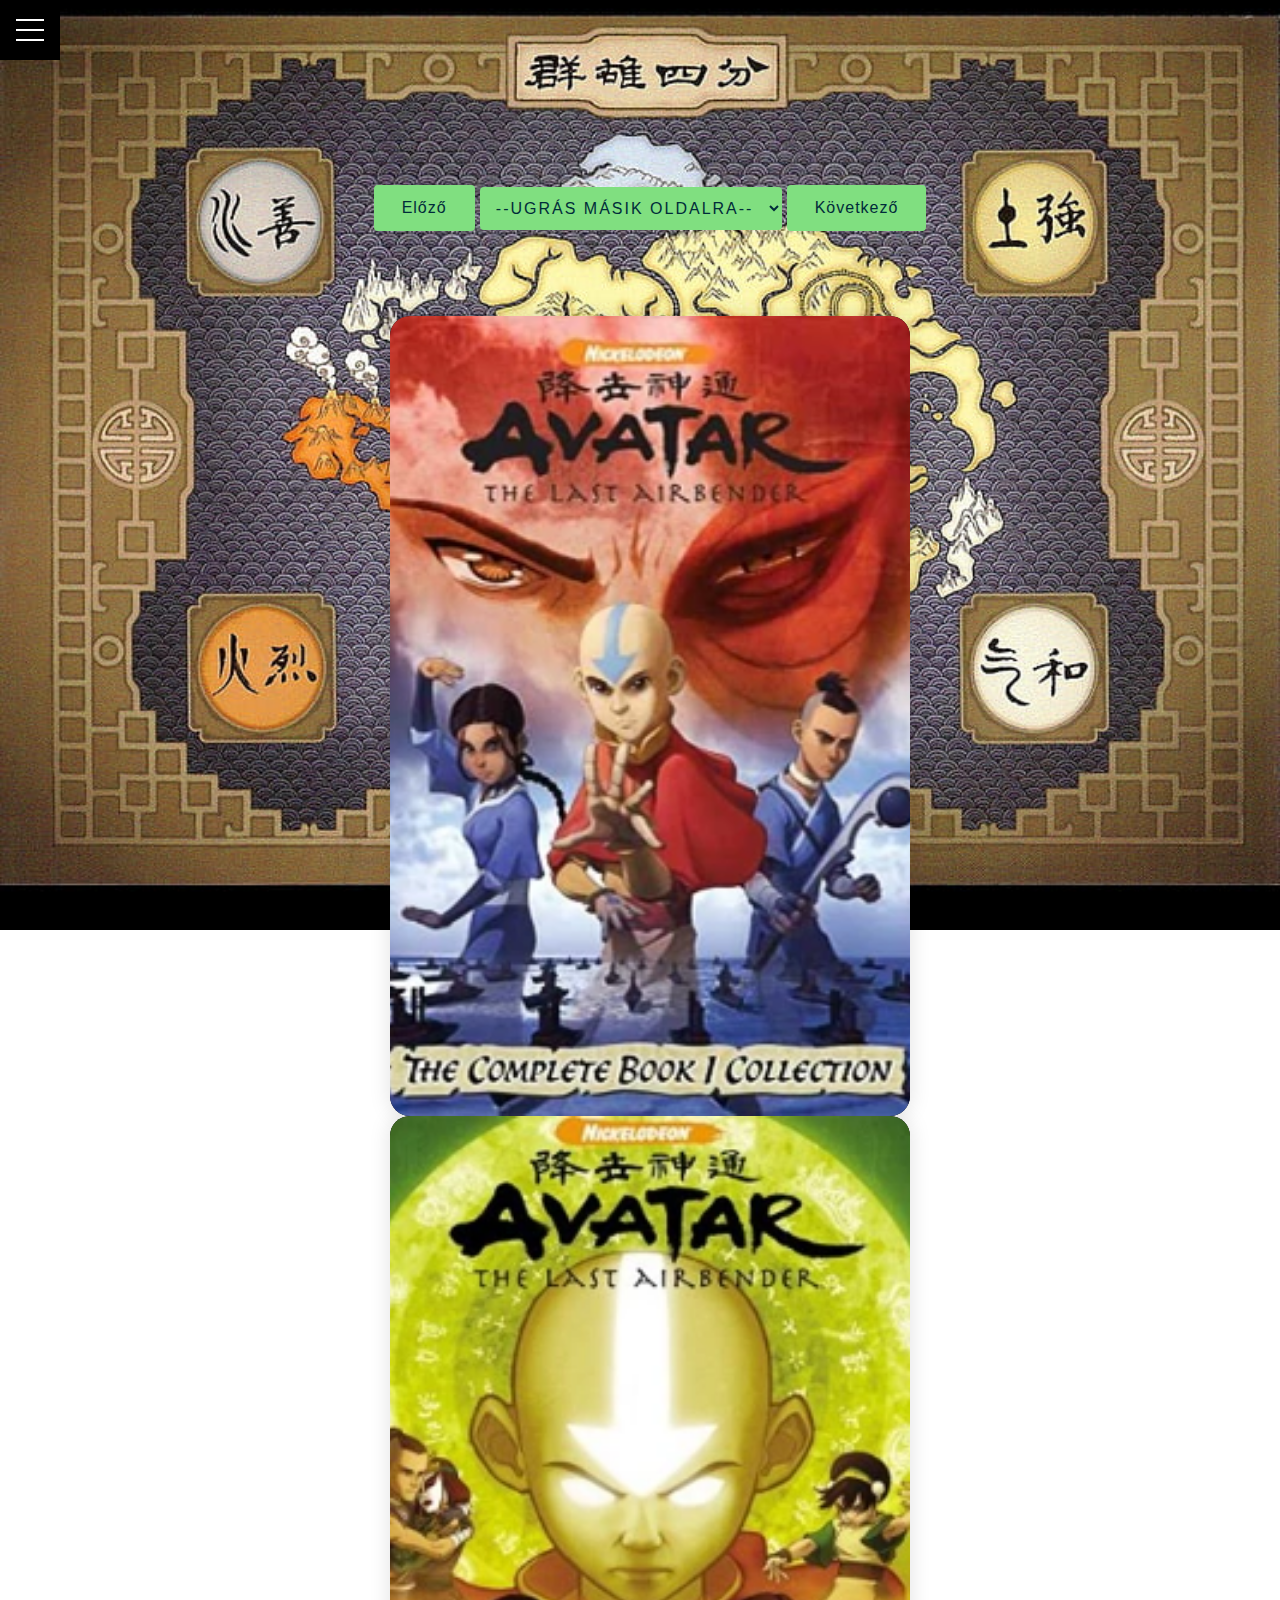
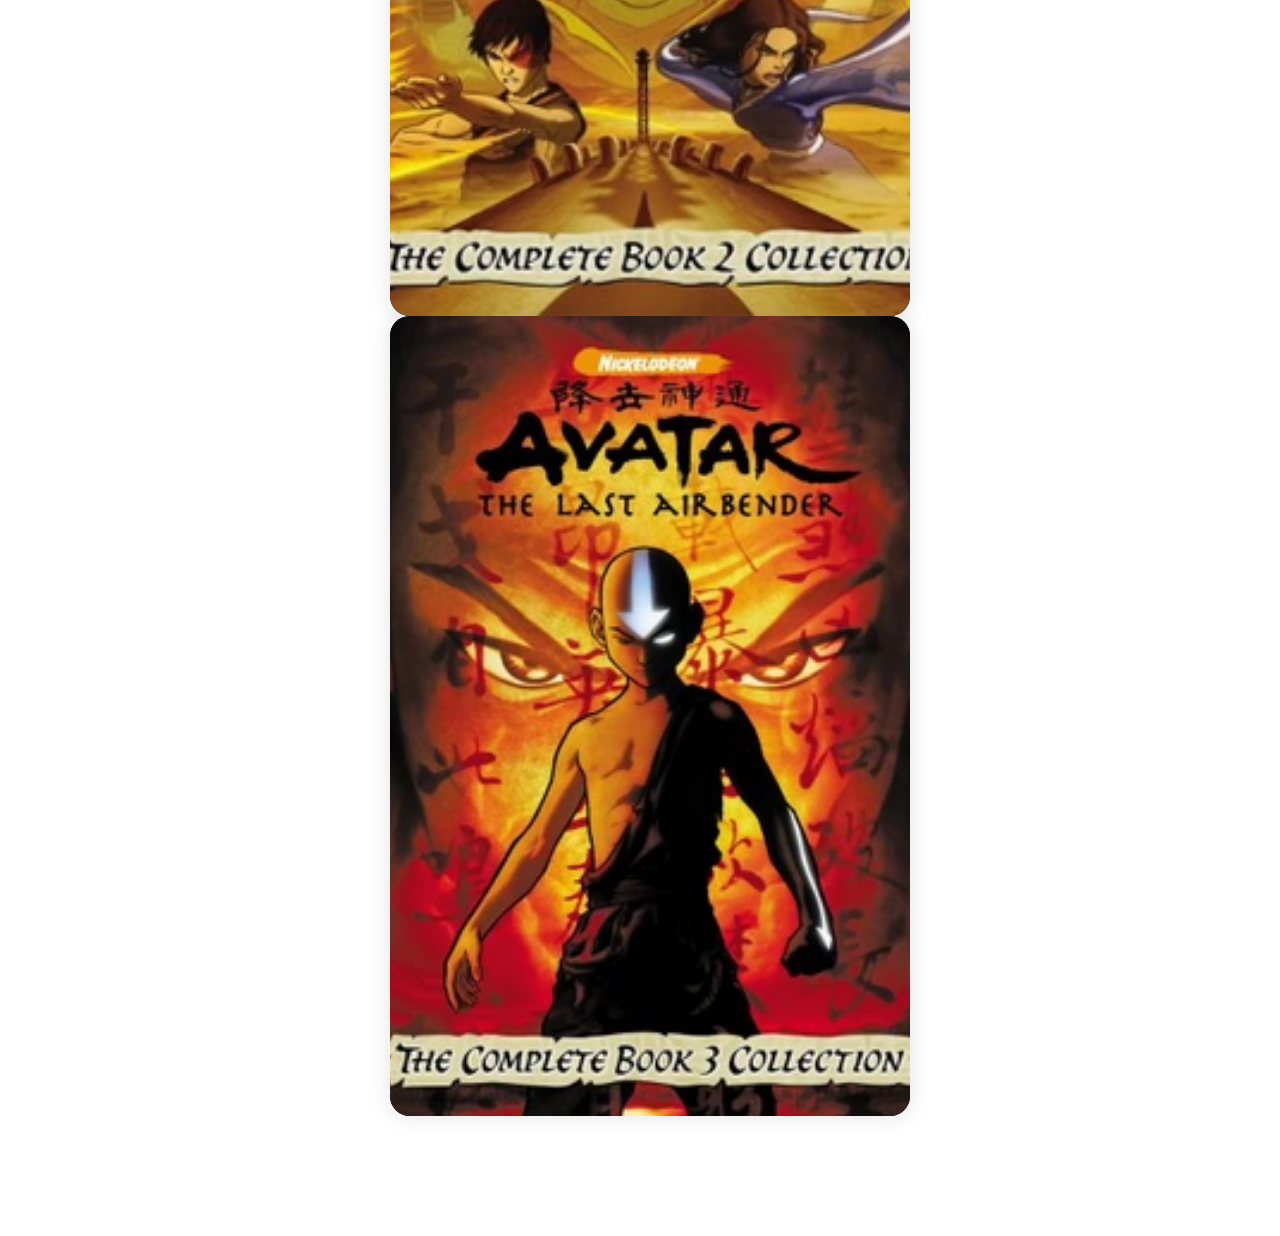
<file: ATLA/Index.html>
<!DOCTYPE html>
<html lang="hu">
<head>
    <meta charset="UTF-8">
    <meta name="viewport" content="width=device-width, initial-scale=1.0">
    <link rel="stylesheet" type="text/css" href="../style.css">
    <title>Avatár</title>
</head>
<body class="atla_body" onload="StartPage()" >
    <script src="script.js"></script>

    <!--MENÜ-->   
    <div class="menu-wrap">
        <input type="checkbox" class="toggler">
        <div class="hamburger"><div></div></div>
        <div class="menu">
        <div>
            <div>
            <ul>
                <li><a href="../StarWars/index.html">SW</a></li>
                <li><a href="../GOT/Index.html">GOT</a></li>
            </ul>
            </div>
        </div>
        </div>
    </div>

    <div class="container" id="header">
        <div id="prev_page">
            <button class="atla_button button" onclick="PrevPage()">Előző</button>
        </div>
        <select class="atla_select select" id="jump_page" name="jump" onchange="SelectedPage()">
            <option value="default" selected="selected">--Ugrás másik oldalra--</option>
            <option value="aang">Aang legendája</option>
            <option value="korra">Korra legendája</option>
            <option value="books">Előzménykönyvek</option>
            <option value="badmovie">Film</option>
        </select>
        <div id="next_page">
            <button class="atla_button button" onclick="NextPage()">Következő</button>
        </div>
    </div>

    <div class="container" id="aang">
        <div class="card" id="card_water">
            <div class="front card_sides" id="water_front">
                <img src="Resources/book1water.jpg">
            </div>
            <div class="back card_sides" id="water_back">
                <h2 class="title atla_title">
                    Első könyv ~ Víz
                </h2>
                <p class="release atla_release">
                    2005
                </p>
                <p class="description atla_description">
                    A négy elem népének világában már 99 éve háború dúl, amit az iparosodó Tűz Népe indított a többi nép ellen. A vérontást csak is az Avatár, a négy elem mestere képes megtalálni, akit egy jéghegyből szabadítanak ki a Déli-Sarkon, de még csak a levegőidomításra képes.
                </p>
                <p class="description atla_description">
                    Aang (az Avatár), Katara (egy vízidomár) és Sokka (egy ifjú harcos) a Föld Királyságának nyugati partján keresztül az Északi Víz Törzséhez indulnak egy mestert keresni. Út közben viszont Zuko, a Tűz Népének száműzött hercege, és Zhao, egy hataloméhes parancsnok próbálják megállítani őket.
                </p>
                <div class="star_rating">
                    <p class="atlastar">Mennyire értékelné ezt az évadot?</p>
                    <button class="atla_star star">&#9734;</button>    
                    <button class="atla_star star">&#9734;</button>   
                    <button class="atla_star star">&#9734;</button>   
                    <button class="atla_star star">&#9734;</button>   
                    <button class="atla_star star">&#9734;</button>   
                </div>
            </div>
        </div>
        <div class="card" id="card_earth">
            <div class="front card_sides" id="earth_front">
                <img src="Resources/book2earth.jpg">
            </div>
            <div class="back card_sides" id="earth_back">
                <h2 class="title atla_title">
                    Második Könyv: Föld
                </h2>
                <p class="release atla_release">
                    2006
                </p>
                <p class="description atla_description">
                    A vízidomítás elsajátítása után az Avatár és barátai megpróbálnak felkeresni egy idős barátot, hogy Aang elsajátítsa a földidomítást. A Tűz-hadsereg viszont elfogta a földidomármestert, így kénytelenk új tanítót keresni. Végül rátalálnak Toph Beifongra, aki vak, de képességeivel a földidomításon keresztül tartja a kapcsolatot a külvilággal. A csapatba való beilleszkedése persze nem lesz triviális...
                </p>
                <p class="description atla_description">
                    A Tűz Népének északi-sarki kudarca után Zuko herceget a Tűz Népe el akarja fogni, így ő és bölcs nagybátyja, Iroh kénytelenek menekültként élni a Föld Királyságában, ahol a kitagadott herceg közelről láthatja, mik a következményei a háborúnak, és kételyek merülnek föl benne.
                </p>
                <div class="star_rating">
                    <p class="atlastar">Mennyire értékelné ezt az évadot?</p>
                    <button class="atla_star star">&#9734;</button>    
                    <button class="atla_star star">&#9734;</button>   
                    <button class="atla_star star">&#9734;</button>   
                    <button class="atla_star star">&#9734;</button>   
                    <button class="atla_star star">&#9734;</button>   
                </div>
            </div>
        </div>
        <div class="card" id="card_fire">
            <div class="front card_sides" id="fire_front">
                <img src="Resources/book3fire.jpg">
            </div>
            <div class="back card_sides" id="fire_back">
                <h2 class="title atla_title">
                    Harmadik Könyv - Tűz
                </h2>
                <p class="release atla_release">
                    2007
                </p>
                <p class="description atla_description">
                    Ba Sing Se elesése és Aang majdnem halálos sérülése után az Avatár-csapat a Tűz Népének földjén kezd el rejtőzködni, ahol megtapasztalják azt, hogy a Tűz Népének civil lakossága messze nem olyan, mint elsőre gondolnák. Találkoznak többek között iskolásokkal, egy lehanyatlott halászfalu lakóival és sok más emberrel, amíg készülnek egy támadásra a Tűz Ura ellen.
                </p>
                <p class="description atla_description">
                    Zuko herceget a Ba Sing Se-i diadal után visszafogadta apja, Tűz Ura Ozai, de a hercegben kételyek merülnek fel és a bűntudat is emészti, mivel elárulta nagybátyját, Iroh-t. A visszatérés utáni néhány hét alatt Zuko nem képes őszintén "visszailleszkedni" és olyan dologra készül, ami az egész háború kimenetelét megváltoztathatja.
                </p>
                <div class="star_rating">
                    <p class="atlastar">Mennyire értékelné ezt az évadot?</p>
                    <button class="atla_star star">&#9734;</button>    
                    <button class="atla_star star">&#9734;</button>   
                    <button class="atla_star star">&#9734;</button>   
                    <button class="atla_star star">&#9734;</button>   
                    <button class="atla_star star">&#9734;</button>   
                </div>
            </div>
        </div>
        <script>  
            const aang_cards = document.querySelectorAll('.card');
    
            for(aang_card of aang_cards){
            const allStars = aang_card.querySelectorAll('.star_rating .atla_star');  
            allStars.forEach((star, i) => {
                star.onclick = function () {
                    let current_star_level = i + 1;    
                    allStars.forEach((star, j) => {
                        if (current_star_level >= j + 1) {
                            star.innerHTML = '&#9733';
                        } else {
                            star.innerHTML = '&#9734';
                        }
                    })
                }
            })   
            }
        </script>             
    </div>
    <div class="container" id="korra">
        <div class="card" id="card_air">
            <div class="front card_sides" id="air_front">
                <img src="Resources/book1air.jpg" >
            </div>
            <div class="back card_sides" id="air_back">
                <h2 class="title atla_title">
                    Első Könyv - Levegő
                </h2>
                <p class="release atla_release">
                    2012
                </p>
                <p class="description atla_description">
                    Aang avatár halála után a négy elem mestere újjászületett a Déli Víz Törzsében. Korra, az új avatár rendkívül tehetséges a víz-, föld- és tűzidomításban, a levegő felett és a spiritualitásban viszont nincs sikerélménye. 17 éves koráig a Déli-sarkon volt tartva, de elszökött Köztársaságvárosba, hogy Tenzintől, Aang és Katara fiától megtanulhassa a légidomítást. A lány viszont hamar rájön, hogy a városban viszály az idomárok és az Egyenlőségiek között. A városban Korra barátokra is lel: Mako (tűzidomár) és Bolin (földidomár) fivérekkel és Asami Satóval, az autó feltalálójának lányával megalakul az új Avatár-csapat.
                </p>
                <div class="star_rating">
                    <p class="atlastar">Mennyire értékelné ezt az évadot?</p>
                    <button class="atla_star star">&#9734;</button>    
                    <button class="atla_star star">&#9734;</button>   
                    <button class="atla_star star">&#9734;</button>   
                    <button class="atla_star star">&#9734;</button>   
                    <button class="atla_star star">&#9734;</button>   
                </div>
            </div>
        </div>
        <div class="card" id="card_spirits">
            <div class="front card_sides" id="spirits_front">
                <img src="Resources/book2spirits.jpg" >
            </div>
            <div class="back card_sides" id="spirits_back">
                <h2 class="title atla_title">
                    Második könyv - Szellemek
                </h2>
                <p class="release atla_release">
                    2013
                </p>
                <p class="description atla_description">
                    Korra megtanulta a levegőidomítást és megállította az Egyenlőségieket. A Déli-Sarkon a nagybátyjával, Unalaq törzsfőnökkel találkozik, aki meggyőzi az Avatárt arról, hogy Tenzin helyett ő legyen a spirituális mestere. Korra egy ideig hisz neki, de idővel rájön, hogy csak ki akarta használni őt. Mindeközben az Északi és a Déli Víz Törzse közötti kapcsolat egyre inkább romlik. A világ leggazdagabb üzletembere, Varrick megpróbálja bevonni Köztársaságvárost a harcba, hogy üzletelésen keresztül profitra tegyen szert, de Asami cégét is felfalja.
                </p>
                <div class="star_rating">
                    <p class="atlastar">Mennyire értékelné ezt az évadot?</p>
                    <button class="atla_star star">&#9734;</button>    
                    <button class="atla_star star">&#9734;</button>   
                    <button class="atla_star star">&#9734;</button>   
                    <button class="atla_star star">&#9734;</button>   
                    <button class="atla_star star">&#9734;</button>   
                </div>
            </div>
        </div>
        <div class="card" id="card_change">
            <div class="front card_sides" id="change_front">
                <img src="Resources/book3change.jpg" >
            </div>
            <div class="back card_sides" id="change_back">
                <h2 class="title atla_title">
                    Harmadik Könyv: Változás
                </h2>
                <p class="release atla_release">
                    2014
                </p>
                <p class="description atla_description">
                    A Harmonikus Együttállás idején a Föld Királyságának és Tűz Népének területén 170 év után rengeteg emberből levegőidomár lett, akiket Korra és Tenzin fel szeretnének kutatni. Az újdonsült légidomárokat viszont a legtöbbször tudják meggyőzni arról, hogy csatlakozzanak hozzájuk. Zaheer is az újdonsült levegőidomárok között van, aki képességeinek köszönhetően kiszabadul a börtönből és bajtársait is kiszabadítja. Négyüknek gyetlen céljaismert: el akarják fogni az Avatárt. Még 13 év vallatás után sem törtek meg, és szabaduláskor rögtön Korra nyomába erednek.
                </p>
                <div class="star_rating">
                    <p class="atlastar">Mennyire értékelné ezt az évadot?</p>
                    <button class="atla_star star">&#9734;</button>    
                    <button class="atla_star star">&#9734;</button>   
                    <button class="atla_star star">&#9734;</button>   
                    <button class="atla_star star">&#9734;</button>   
                    <button class="atla_star star">&#9734;</button>   
                </div>
            </div>
        </div>
        <div class="card" id="card_balance">
            <div class="front card_sides" id="balance_front">
                <img src="Resources/book4balance.jpg" >
            </div>
            <div class="back card_sides" id="balance_back">
                <h2 class="title atla_title">
                    Negyedik Könyv: Egyensúly
                </h2>
                <p class="release atla_release">
                    2014
                </p>
                <p class="description atla_description">
                    A Zaheerral való harc után Korra fizikailag és lelkileg is meg van törve, de a világ közben rohamosan fejlődött. A Föld királynő megölése után a Királyság romokban hever, és Kuvira, egy fémidomár parancsnok próbál rendet tenni. Egy nyilvános ünnepségen viszont kiderül, hogy hátsói szándékai is voltak és egy zsarnokot engedtek szabadjára. Kuvira átnevezi a Föld Királyságát a Föld Birodalmává. A világ többi népe, köztük az Egyesült Köztársaság, az Avatárt keresi, de csak Tenzin gyerekei találják meg végül. Korra viszont lelkileg még nem gyógyult meg...
                </p>
                <div class="star_rating">
                    <p class="atlastar">Mennyire értékelné ezt az évadot?</p>
                    <button class="atla_star star">&#9734;</button>    
                    <button class="atla_star star">&#9734;</button>   
                    <button class="atla_star star">&#9734;</button>   
                    <button class="atla_star star">&#9734;</button>   
                    <button class="atla_star star">&#9734;</button>   
                </div>
            </div>
        </div>
        <script>  
            const korra_cards = document.querySelectorAll('.card');
    
            for(korra_card of korra_cards){
            const allStars = korra_card.querySelectorAll('.star_rating .atla_star');  
            allStars.forEach((star, i) => {
                star.onclick = function () {
                    let current_star_level = i + 1;    
                    allStars.forEach((star, j) => {
                        if (current_star_level >= j + 1) {
                            star.innerHTML = '&#9733';
                        } else {
                            star.innerHTML = '&#9734';
                        }
                    })
                }
            })   
            }
        </script>             
    </div>
    <div class="container" id="books">
        <div class="card" id="card_rise">
            <div class="front card_sides" id="rise_front">
                <img src="Resources/rise_of_kyoshi.jpg" >
            </div>
            <div class="back card_sides" id="rise_back">
                <h2 class="title atla_title">
                    Kyoshi felemelkedése
                </h2>
                <p class="release atla_release">
                    2019
                </p>
                <p class="description atla_description">
                    Kyoshi-t gyerekkorában a szülei magára hagyták, így rendkívül rossz körülmények nőtt fel, majd Yun avatár szolgálója lett. Egy Déli-sarki küldetés után viszont kiderül, hogy nem biztos, hogy Yun az avatár. A bonyodalmak miatt Kyoshi kénytelen Rangival, egy elit tűzidomárral elmenekülni, és törvényenkívüliekkel együttműködni, mivel Jianzhu, a Föld Királyságának de facto leghatalmasabb embere keresi őket.
                </p>
                <div class="star_rating">
                    <p class="atlastar">Mennyire értékelné ezt a könyvet?</p>
                    <button class="atla_star star">&#9734;</button>    
                    <button class="atla_star star">&#9734;</button>   
                    <button class="atla_star star">&#9734;</button>   
                    <button class="atla_star star">&#9734;</button>   
                    <button class="atla_star star">&#9734;</button>   
                </div>
            </div>
        </div>
        <div class="card" id="card_shadow">
            <div class="front card_sides" id="shadow_front">
                <img src="Resources/shadow_of_kyoshi.jpg" >
            </div>
            <div class="back card_sides" id="shadow_back">
                <h2 class="title atla_title">
                    Kyoshi árnyéka
                </h2>
                <p class="release atla_release">
                    2020
                </p>
                <p class="description atla_description">
                    Kyoshi avatárt már világszerte ismerik. A négy elem mestere egy rendkívül erőskezű és határozott Avatár hírében jár. A könyv során megtudhatujuk, hogy miért is féltek Kyoshitól az ellenségei és miért szólnak róla legendák Roku, Aang és Korra idejében. Kyoshinak ugyanis egy Tűz Népében folyó belviszályt és a bosszúvággyal fűtött Yunt is meg kell állítania.
                </p>
                <div class="star_rating">
                    <p class="atlastar">Mennyire értékelné ezt a könyvet?</p>
                    <button class="atla_star star">&#9734;</button>    
                    <button class="atla_star star">&#9734;</button>   
                    <button class="atla_star star">&#9734;</button>   
                    <button class="atla_star star">&#9734;</button>   
                    <button class="atla_star star">&#9734;</button>   
                </div>
            </div>
        </div>
        <div class="card" id="card_dawn">
            <div class="front card_sides" id="dawn_front">
                <img src="Resources/dawn_of_yangchen.jpg" >
            </div>
            <div class="back card_sides" id="dawn_back">
                <h2 class="title atla_title">
                    Yangchen hajnala
                </h2>
                <p class="release atla_release">
                    2022
                </p>
                <p class="description atla_description">
                    A fiatal Yangchen avatár idejében a hűséget nem érdemből, hanem pénzen keresztül szerzik meg az emberek. Egy diplomáciai botrány után a Víz Törzse, a Föld Királysága és a Tűz Népe között kölcsönös embargó lépett életbe és a nemzetközi kereskedelem csupán 4 városra lett korlátozva, amelyek vezetői a Shang kereskedők voltak. Ezek a gazdag kereskedők függetlenedni szeretnének a Föld királyától, Feishantól, akár piszkos módszerekkel is. Yangchennek bölcsen kell döntenie, ha orvosolni szeretné a problémákat.
                </p>
                <div class="star_rating">
                    <p class="atlastar">Mennyire értékelné ezt a könyvet?</p>
                    <button class="atla_star star">&#9734;</button>    
                    <button class="atla_star star">&#9734;</button>   
                    <button class="atla_star star">&#9734;</button>   
                    <button class="atla_star star">&#9734;</button>   
                    <button class="atla_star star">&#9734;</button>   
                </div>
            </div>
        </div>
        <script>  
            const books_cards = document.querySelectorAll('.card');
    
            for(books_card of books_cards){
            const allStars = books_card.querySelectorAll('.star_rating .atla_star');  
            allStars.forEach((star, i) => {
                star.onclick = function () {
                    let current_star_level = i + 1;    
                    allStars.forEach((star, j) => {
                        if (current_star_level >= j + 1) {
                            star.innerHTML = '&#9733';
                        } else {
                            star.innerHTML = '&#9734';
                        }
                    })
                }
            })   
            }
        </script>             
    </div>
    <div class="container" id="badmovie">
        <div class="card" id="card_movie">
            <div class="front card_sides" id="movie_front">
                <img src="Resources/movie.jpg">
            </div>
            <div class="back card_sides" id=" movie_back">
                <h2 class="title atla_title">
                    Avatár: Az utolsó léghajlító (film)
                </h2>
                <p class="release atla_release">
                    2009
                </p>
                <p class="description atla_description">
                    Lorem ipsum dolor sit amet, consectetur adipiscing elit. Etiam eget massa fermentum, condimentum dolor eget, dapibus mi. Nulla quis libero ut mauris blandit dictum. Curabitur non nisl quis ex tempor dignissim sit amet vel lorem. Suspendisse potenti. Proin hendrerit risus convallis erat tincidunt, at sodales elit blandit. Praesent elit metus, efficitur eget neque vitae, rutrum laoreet ipsum. In quam dui, lobortis vel nisl tincidunt, pretium scelerisque elit.
                </p>
                <div class="star_rating">
                    <p class="atlastar">Mennyire értékelné ezt a filmet?</p>
                    <button class="atla_star star">&#9734;</button>    
                    <button class="atla_star star">&#9734;</button>   
                    <button class="atla_star star">&#9734;</button>   
                    <button class="atla_star star">&#9734;</button>   
                    <button class="atla_star star">&#9734;</button>   
                </div>
            </div>
        </div>
        <script>  
            const badmovie_cards = document.querySelectorAll('.card');
    
            for(badmovie_card of badmovie_cards){
            const allStars = badmovie_card.querySelectorAll('.star_rating .atla_star');  
            allStars.forEach((star, i) => {
                star.onclick = function () {
                    let current_star_level = i + 1;    
                    allStars.forEach((star, j) => {
                        if (current_star_level >= j + 1) {
                            star.innerHTML = '&#9733';
                        } else {
                            star.innerHTML = '&#9734';
                        }
                    })
                }
            })   
            }
        </script>             

    </div>
</body>
</html>
</file>
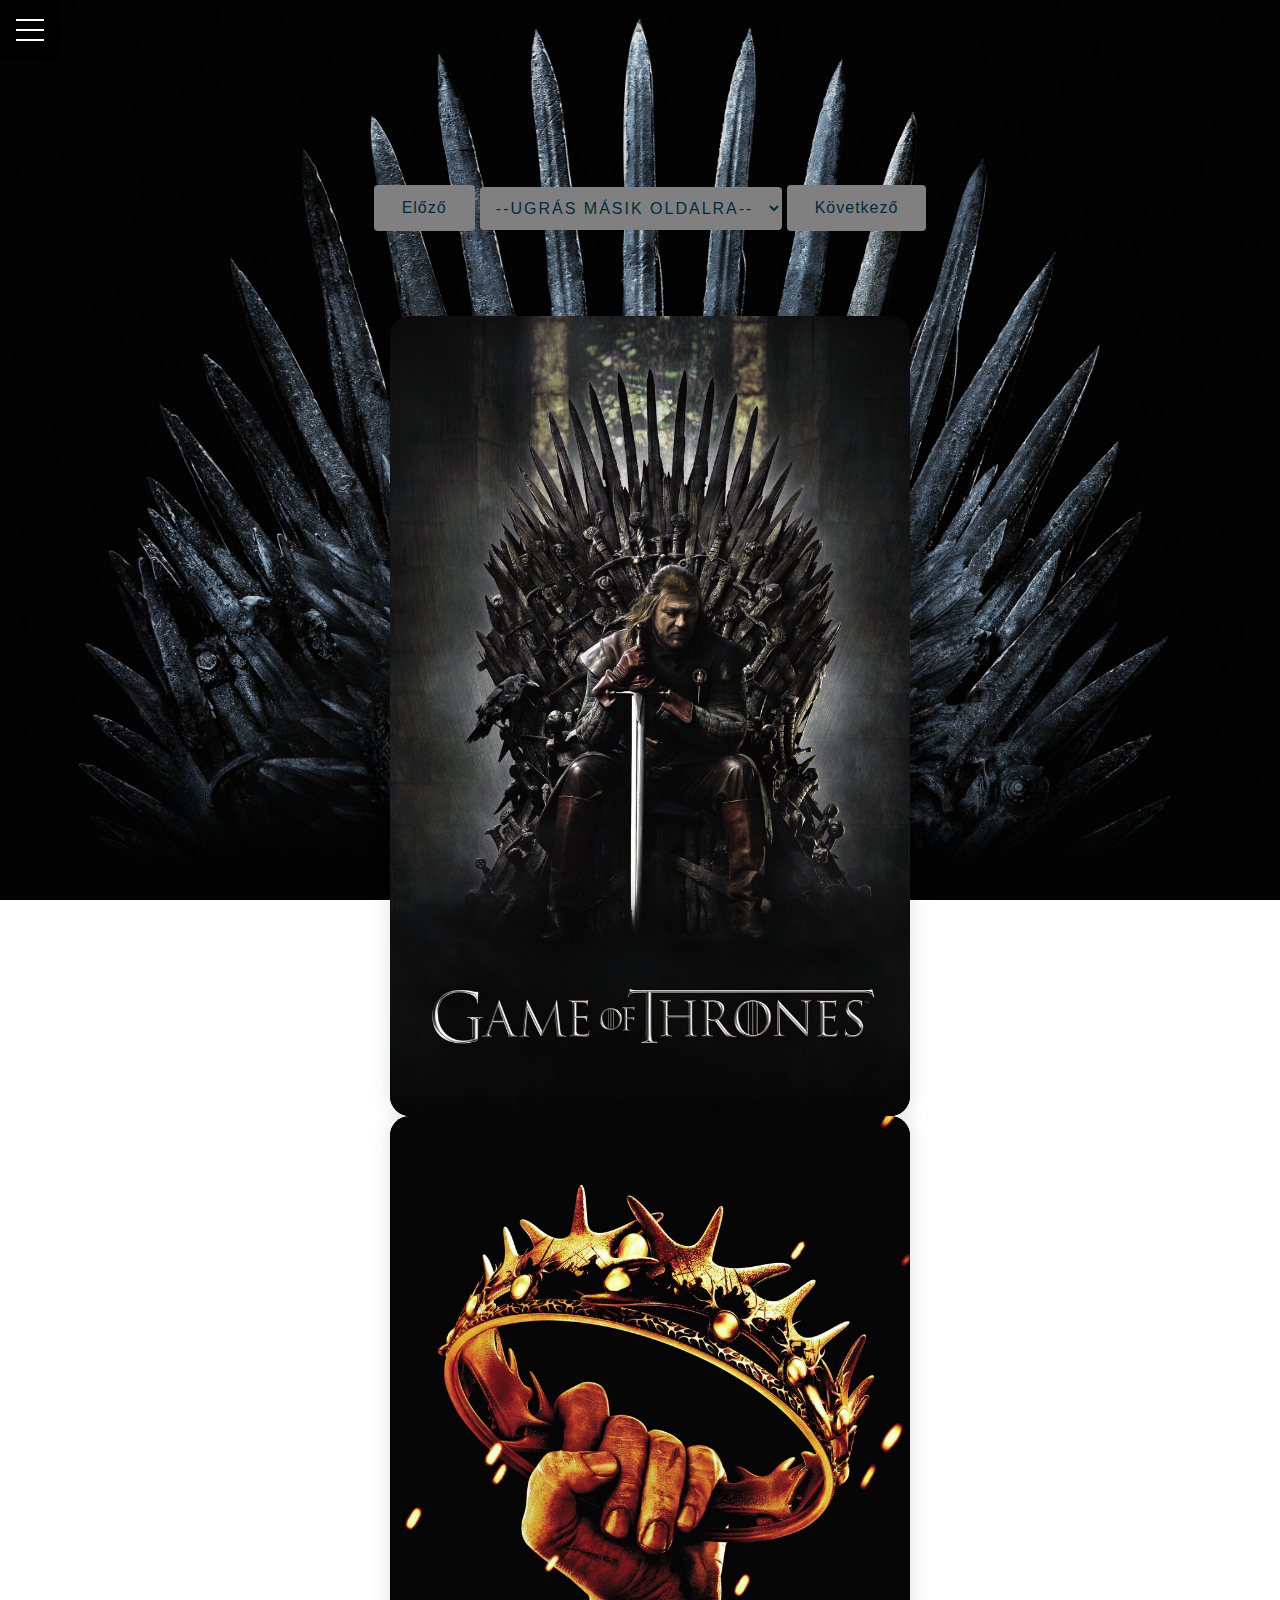
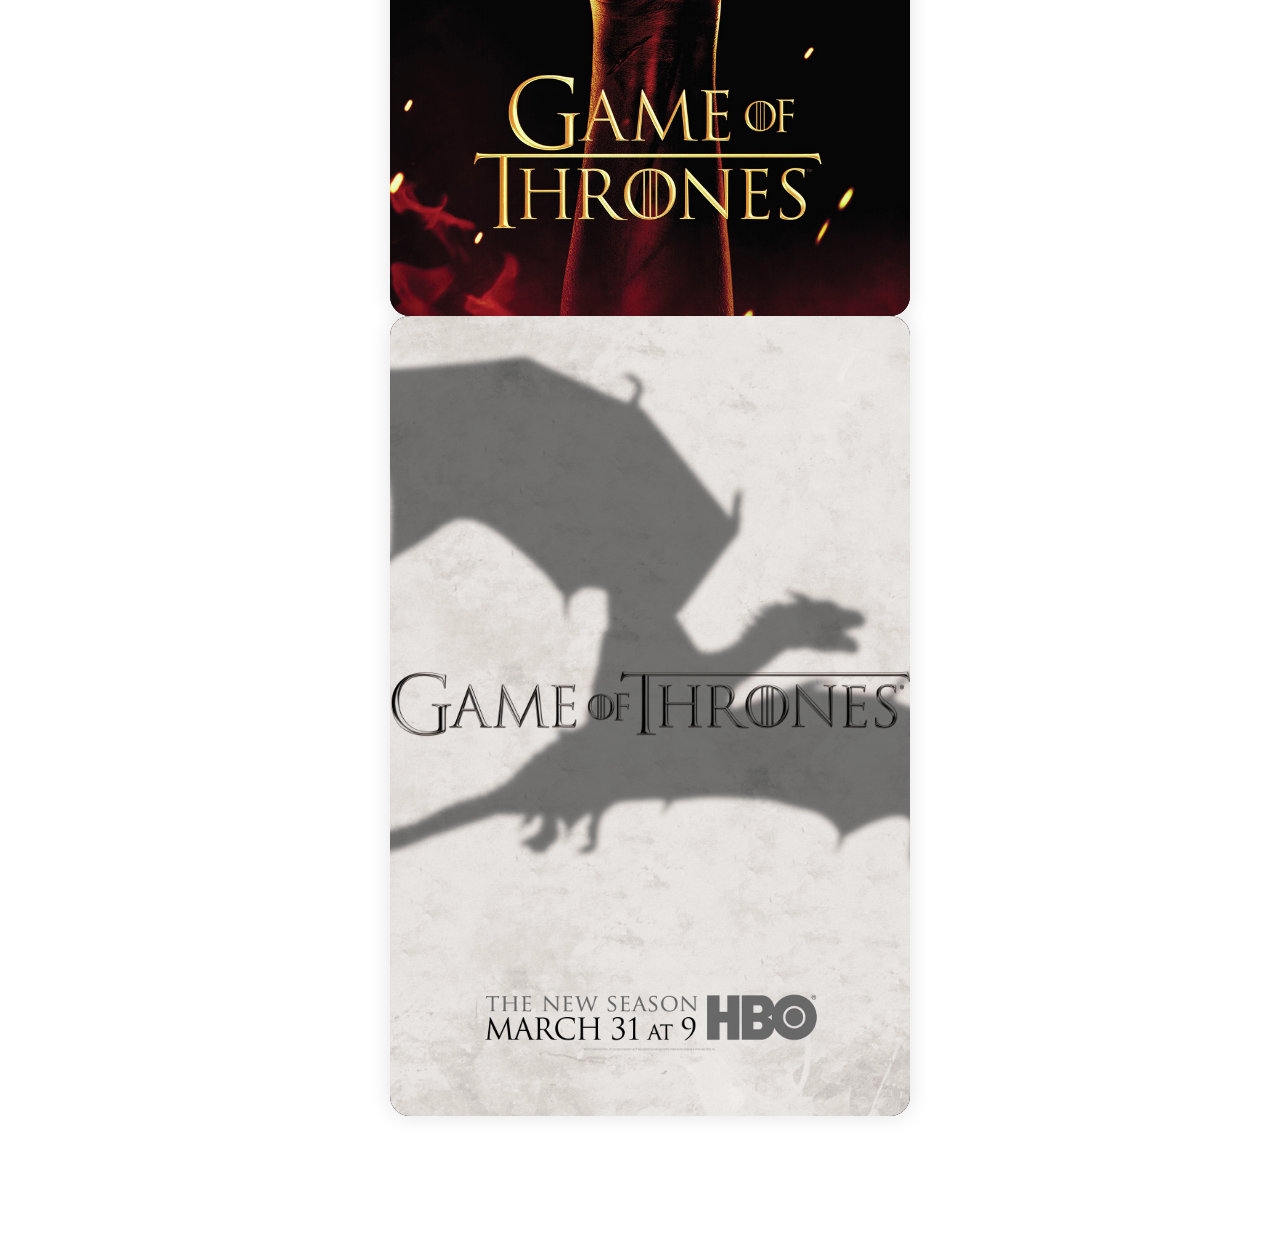
<file: GOT/Index.html>
<!DOCTYPE html>
<html lang="hu">
<head>
    <meta charset="UTF-8">
    <meta name="viewport" content="width=device-width, initial-scale=1.0">
    <link rel="stylesheet" type="text/css" href="../style.css">
    <title>Game Of Thrones</title>
</head>
<body onload="StartPage()" class="got_body">
    <script src="script.js"></script>

    <!--MENÜ-->   
    <div class="menu-wrap">
        <input type="checkbox" class="toggler">
        <div class="hamburger"><div></div></div>
        <div class="menu">
        <div>
            <div>
            <ul>
                <li><a href="../StarWars/index.html">SW</a></li>
                <li><a href="../ATLA/Index.html">ATLA</a></li>
            </ul>
            </div>
        </div>
        </div>
    </div>
    <!-- FEJLÉC  -->
    <div class="container" id="header">
        <div id="prev_page">
            <button class="got_button button" onclick="PrevPage()">Előző</button>
        </div>
        <select class="got_select select" id="jump_page" name="jump" onchange="SelectedPage()">
            <option value="default" selected="selected">--Ugrás másik oldalra--</option>
            <option value="I-III">I-III</option>
            <option value="IV-VI">IV-VI</option>
            <option value="VII-VIII">VII-VIII</option>
            <option value="spinoff">Spinoff</option>
        </select>
        <div id="next_page">
            <button class="got_button button" onclick="NextPage()">Következő</button>
        </div>
    </div>
         <!-- I-IV -->
         <div class="container" id="I-III">
            <div class="slider-container"></div>
             <!-- GOTI -->
            <div class="card" id="card_goti">
                <div class="front card_sides" id="goti_front">
                    <img src="Resources/GOTI.jpg">
                </div>
                <div class="back card_sides" id="goti_back">
                    <h2 class ="got_title title">Első évad</h2>
                    <p class="got_release release">
                        2011
                    </p>
                    <p class="got_description description">
                        A történet egy fiktív világban játszódik, elsősorban a hét királyságból álló Westeros és a tőle keletre fekvő Essos kontinenseken. A sorozat alaphelyzete, hogy az északon élő nemesi Stark-házból származó Lord Eddard „Ned” Stark (Sean Bean) a hét királyság fővárosába utazik a király felkérése, miután a király segítője titokzatos módon meghal.
                    </p>
                    <div class="star_rating">
                        <p class="gotstar">Mennyire értékelné ezt az évadot?</p>
                        <button class="got_star star">&#9734;</button>    
                        <button class="got_star star">&#9734;</button>   
                        <button class="got_star star">&#9734;</button>   
                        <button class="got_star star">&#9734;</button>   
                        <button class="got_star star">&#9734;</button>   
                    </div>
                </div>
            </div>       
             <!-- GOTII -->
            <div class="card" id="card_gotii">
                <div class="front card_sides" id="gotii_front">
                    <img src="Resources/GOTII.jpg">
                </div>
                <div div class="back card_sides" id="gotii_back">
                    <h2 class ="got_title title">Második évad</h2>
                    <p class="got_release release">
                        2012
                    </p>
                    <p class="got_description description">
                        Az évad adaptációjának az amerikai regényíró, George R. R. Martin A tűz és jég dala című könyvsorozatának második része, az 1998-ban megjelent Királyok csatája című könyv szolgál. Az évad az előző széria folytatásaként mutatja be a Vastrónért harcoló öt király háborúját.
                    </p>        
                    <div class="star_rating">
                        <p class="gotstar">Mennyire értékelné ezt az évadot?</p>
                        <button class="got_star star">&#9734;</button>    
                        <button class="got_star star">&#9734;</button>   
                        <button class="got_star star">&#9734;</button>   
                        <button class="got_star star">&#9734;</button>   
                        <button class="got_star star">&#9734;</button> 
                    </div>
                </div>
            </div> 
             <!-- GOTIII -->    
            <div class="card" id="card_gotiii">
                <div class="front card_sides" id="gotiii_front">
                    <img src="Resources/GOTIII.jpg">
                </div>
                <div div class="back card_sides" id="gotiii_back">
                    <h2 class ="got_title title">Harmadik évad</h2>
                    <p class="got_release release">
                        2013
                    </p>
                    <p class="got_description description">
                        Az évad nagyjából George R. R. Martin Kardok vihara című regényének (mely A tűz és jég dala regénysorozat harmadik kötete) első felét dolgozza fel. A történetet David Benioff és D. B. Weiss adaptálta televízióra. Az előző évadokból Peter Dinklage, Nikolaj Coster-Waldau, Lena Headey, Emilia Clarke és Kit Harington is visszatér a képernyőre. Új szereplőként tűnik fel Diana Rigg, Ciarán Hinds, Nathalie Emmanuel és Iwan Rheon.
                    </p>      
                    <div class="star_rating">
                        <p class="gotstar">Mennyire értékelné ezt az évadot?</p>
                        <button class="got_star star">&#9734;</button>    
                        <button class="got_star star">&#9734;</button>   
                        <button class="got_star star">&#9734;</button>   
                        <button class="got_star star">&#9734;</button>   
                        <button class="got_star star">&#9734;</button> 
                    </div>
                </div>
            </div>
            <script>  
                const I_III_cards = document.querySelectorAll('.card');
        
                for(I_III_card of I_III_cards){
                const allStars = I_III_card.querySelectorAll('.star_rating .got_star');  
                allStars.forEach((star, i) => {
                    star.onclick = function () {
                        let current_star_level = i + 1;    
                        allStars.forEach((star, j) => {
                            if (current_star_level >= j + 1) {
                                star.innerHTML = '&#9733';
                            } else {
                                star.innerHTML = '&#9734';
                            }
                        })
                    }
                })
        
                }
            </script>             
        </div>
    
        <!-- V-VIII -->
        <div class="container" id="IV-VI"> 
            <!-- GOTIV -->    
            <div class="card" id="card_gotiv">
                <div class="front card_sides" id="gotiv_front">
                    <img src="Resources/GOTIV.jpg">
                </div>
                <div div class="back card_sides" id="gotiv_back">
                    <h2 class ="got_title title">Negyedik évad</h2>
                    <p class="got_release release">
                        2014
                    </p>
                    <p class="got_description description">
                        Az előző szériákhoz hasonlóan tíz epizódból álló évad részei egyenként körülbelül 55 percet tesznek ki. Az évad George R. R. Martin amerikai regényíró A tűz és jég dala című könyvsorozatának harmadik részéből, a Kardok vihara második feléből, valamint az azt követő két részből, a Varjak lakomája és a Sárkányok tánca című könyv részeiből készült adaptáció.
                    </p>        
                    <div class="star_rating">
                        <p class="gotstar">Mennyire értékelné ezt az évadot?</p>
                        <button class="got_star star">&#9734;</button>    
                        <button class="got_star star">&#9734;</button>   
                        <button class="got_star star">&#9734;</button>   
                        <button class="got_star star">&#9734;</button>   
                        <button class="got_star star">&#9734;</button> 
                    </div>
                </div>
            </div>

             <!-- GOTV -->   
            <div class="card" id="card_gotv">
                <div class="front card_sides" id="gotv_front">
                    <img src="Resources/GOTV.jpg">
                </div>
                <div div class="back card_sides" id="gotv_back">
                    <h2 class ="got_title title">Ötödik évad</h2>
                    <p class="got_release release">
                        2015
                    </p>
                    <p class="got_description description">
                        Az évad eseményei nagyrészt George R. R. Martin a sorozat alapjául szolgáló regényfolyamának, A tűz és jég dalának a negyedik (Varjak lakomája) és ötödik (Sárkányok tánca) kötetén alapul. Emellett a harmadik kötetből (Kardok vihara) is tartalmaz bizonyos elemeket, de olyan eseményeket is megjelentet, melyek nem szerepelnek Martin eddigi regényeiben. A sorozat többi évadjához hasonlóan a hatodik évadot is David Benioff és D. B. Weiss producerek adaptálták képernyőre.
                        Az évad a korábbi epizódok visszatérő szereplői – többek között Peter Dinklage, Nikolaj Coster-Waldau, Lena Headey, Emilia Clarke és Kit Harington – mellett új vendégszereplőket is felvonultat, köztük Jonathan Prycet és Alexander Siddiget.
                    </p>   
                    <div class="star_rating">
                        <p class="gotstar">Mennyire értékelné ezt az évadot?</p>
                        <button class="got_star star">&#9734;</button>    
                        <button class="got_star star">&#9734;</button>   
                        <button class="got_star star">&#9734;</button>   
                        <button class="got_star star">&#9734;</button>   
                        <button class="got_star star">&#9734;</button>   
                    </div>
                </div>
            </div>
            <!-- GOTVI -->   
            <div class="card" id="card_gotvi">
                <div class="front card_sides" id="gotvi_front">
                    <img src="Resources/GOTVI.jpg">
                </div>
                <div div class="back card_sides" id="gotvi_back">
                    <h2 class ="got_title title">Hatodik évad</h2>
                    <p class="got_release release">
                        2016
                    </p>
                    <p class="got_description description">
                        Az évad nagyrészt olyan eseményeket mutat be, melyek nem találhatóak meg George R. R. Martin amerikai írónak a sorozat alapjául szolgáló regényfolyamában, A tűz és jég dalában. Martin azonban előkészületben lévő regényeiből megosztott a sorozat producereivel bizonyos részleteket, melyeket beemeltek a televíziós sorozatba. A sorozat többi évadjához hasonlóan a hatodik évadot is David Benioff és D. B. Weiss producerek adaptálták képernyőre. A HBO 2014. április 8-án rendelte meg az évad elkészítését, az ötödik évaddal egyidőben. A hatodik évad forgatása 2015 júliusában kezdődött, főként észak-írországi, spanyol, horvát, izlandi és kanadai helyszíneken. Az egyes epizódok költségvetése meghaladta a tízmillió dollárt.
                    </p>    
                    <div class="star_rating">
                        <p class="gotstar">Mennyire értékelné ezt az évadot?</p>
                        <button class="got_star star">&#9734;</button>    
                        <button class="got_star star">&#9734;</button>   
                        <button class="got_star star">&#9734;</button>   
                        <button class="got_star star">&#9734;</button>   
                        <button class="got_star star">&#9734;</button>   
                    </div>
                </div>
            </div>
            <script>  
                const IV_VI_cards = document.querySelectorAll('.card');
        
                for(IV_VI_card of IV_VI_cards){
                const allStars = IV_VI_card.querySelectorAll('.star_rating .got_star');  
                allStars.forEach((star, i) => {
                    star.onclick = function () {
                        let current_star_level = i + 1;    
                        allStars.forEach((star, j) => {
                            if (current_star_level >= j + 1) {
                                star.innerHTML = '&#9733';
                            } else {
                                star.innerHTML = '&#9734';
                            }
                        })
                    }
                })   
                }
            </script>             
    
        </div>
    
        <div class="container" id="VII-VIII">
            <!-- GOTVII -->   
            <div class="card" id="card_gotvii">
                <div class="front card_sides" id="gotvii_front">
                    <img src="Resources/GOTVII.jpg">
                </div>
                <div div class="back card_sides" id="gotvii_back">
                    <h2 class ="got_title title">Hetedik évad</h2>
                    <p class="got_release release">
                        2017
                    </p>
                    <p class="got_description description">
                        A hatodik évadhoz hasonlóan nagyrészt ez az évad is olyan eseményeket mutat be, melyek nem találhatóak meg George R. R. Martin amerikai írónak a sorozat alapjául szolgáló regényfolyamában, A tűz és jég dalában (de Martin előkészületben lévő regényeiből felhasznál bizonyos elemeket, amelyeket a szerző megosztott a sorozat készítőivel). Az évadot a sorozat többi évadához hasonlóan David Benioff és D. B. Weiss producerek adaptálták képernyőre.
                    </p>     
                    <div class="star_rating">
                        <p class="gotstar">Mennyire értékelné ezt az évadot?</p>
                        <button class="got_star star">&#9734;</button>    
                        <button class="got_star star">&#9734;</button>   
                        <button class="got_star star">&#9734;</button>   
                        <button class="got_star star">&#9734;</button>   
                        <button class="got_star star">&#9734;</button>   
                    </div>
                </div>
            </div>
            <!-- GOTVIII -->   
            <div class="card" id="card_gotviii">
                <div class="front card_sides" id="gotviii_front">
                    <img src="Resources/GOTVIII.jpg">
                </div>
                <div div class="back card_sides" id="gotviii_back">
                    <h2 class ="got_title title">Nyolcadik évad</h2>
                    <p class="got_release release">
                        2019
                    </p>
                    <p class="got_description description">
                        A hatodik és hetedik évadhoz hasonlóan nagyrészt ez az évad is olyan eseményeket mutat be, melyek nem találhatóak meg George R. R. Martin amerikai írónak a sorozat alapjául szolgáló regényfolyamában, A tűz és jég dalában (azonban Martin megosztott a sorozat készítőivel bizonyos elemeket). A többi évadhoz hasonlóan a befejező évadot is David Benioff és D. B. Weiss producerek adaptálják képernyőre. A korábbi epizódok főszereplői – többek között Peter Dinklage, Nikolaj Coster-Waldau, Lena Headey, Emilia Clarke és Kit Harington – a nyolcadik évadban is visszatérnek.
                    </p>   
                    <div class="star_rating">
                        <p class="gotstar">Mennyire értékelné ezt az évadot?</p>
                        <button class="got_star star">&#9734;</button>    
                        <button class="got_star star">&#9734;</button>   
                        <button class="got_star star">&#9734;</button>   
                        <button class="got_star star">&#9734;</button>   
                        <button class="got_star star">&#9734;</button>   
                    </div>
                </div>
            </div>
            <script>  
                const VII_VIII_cards = document.querySelectorAll('.card');
        
                for(VII_VIII_card of VII_VIII_cards){
                const allStars = VII_VIII_card.querySelectorAll('.star_rating .got_star');  
                allStars.forEach((star, i) => {
                    star.onclick = function () {
                        let current_star_level = i + 1;    
                        allStars.forEach((star, j) => {
                            if (current_star_level >= j + 1) {
                                star.innerHTML = '&#9733';
                            } else {
                                star.innerHTML = '&#9734';
                            }
                        })
                    }
                })   
                }
            </script>             
        </div>
         <!-- SPINOFF -->
        <div class="container" id="spinoff">
            <!-- HD --> 
            <div class="card" id="card_hd">
                <div class="front card_sides" id="hd_front">
                    <img src="Resources/HD.jpg">
                </div>
                <div div class="back card_sides" id="hd_back">
                    <h2 class ="got_title title">House of the Dragon</h2>
                    <p class="got_release release">
                        2022
                    </p>
                    <p class="got_description description">
                        A Sárkányok háza (eredeti cím: House of the Dragon) 2022-ben bemutatott amerikai fantasy-drámasorozat, amelyet George R. R. Martin és Ryan J. Condal készített az HBO-nak, s előzménye a Trónok harca (2011–2019) című televíziós sorozatnak. Mindkét széria Martin A tűz és jég dala című regénysorozatán alapul. A 2018-as Tűz és vér című regény egyes részeit feldolgozó sorozat körülbelül 200 évvel a Trónok harca eseményei előtt játszódik, 100 évvel azután, hogy I. Aegon Targaryen király hódításai által egyesül a Hét Királyság.
                    </p>          
                    <div class="star_rating">
                        <p class="gotstar">Mennyire értékelné ezt az évadot?</p>
                        <button class="got_star star">&#9734;</button>    
                        <button class="got_star star">&#9734;</button>   
                        <button class="got_star star">&#9734;</button>   
                        <button class="got_star star">&#9734;</button>   
                        <button class="got_star star">&#9734;</button>   
                    </div>
                </div>
            </div>   
            <script>  
                const spinoff_cards = document.querySelectorAll('.card');
        
                for(spinoff_card of spinoff_cards){
                const allStars = spinoff_card.querySelectorAll('.star_rating .got_star');  
                allStars.forEach((star, i) => {
                    star.onclick = function () {
                        let current_star_level = i + 1;    
                        allStars.forEach((star, j) => {
                            if (current_star_level >= j + 1) {
                                star.innerHTML = '&#9733';
                            } else {
                                star.innerHTML = '&#9734';
                            }
                        })
                    }
                })   
                }
            </script>             
        </div>
</body>
</html>
</file>
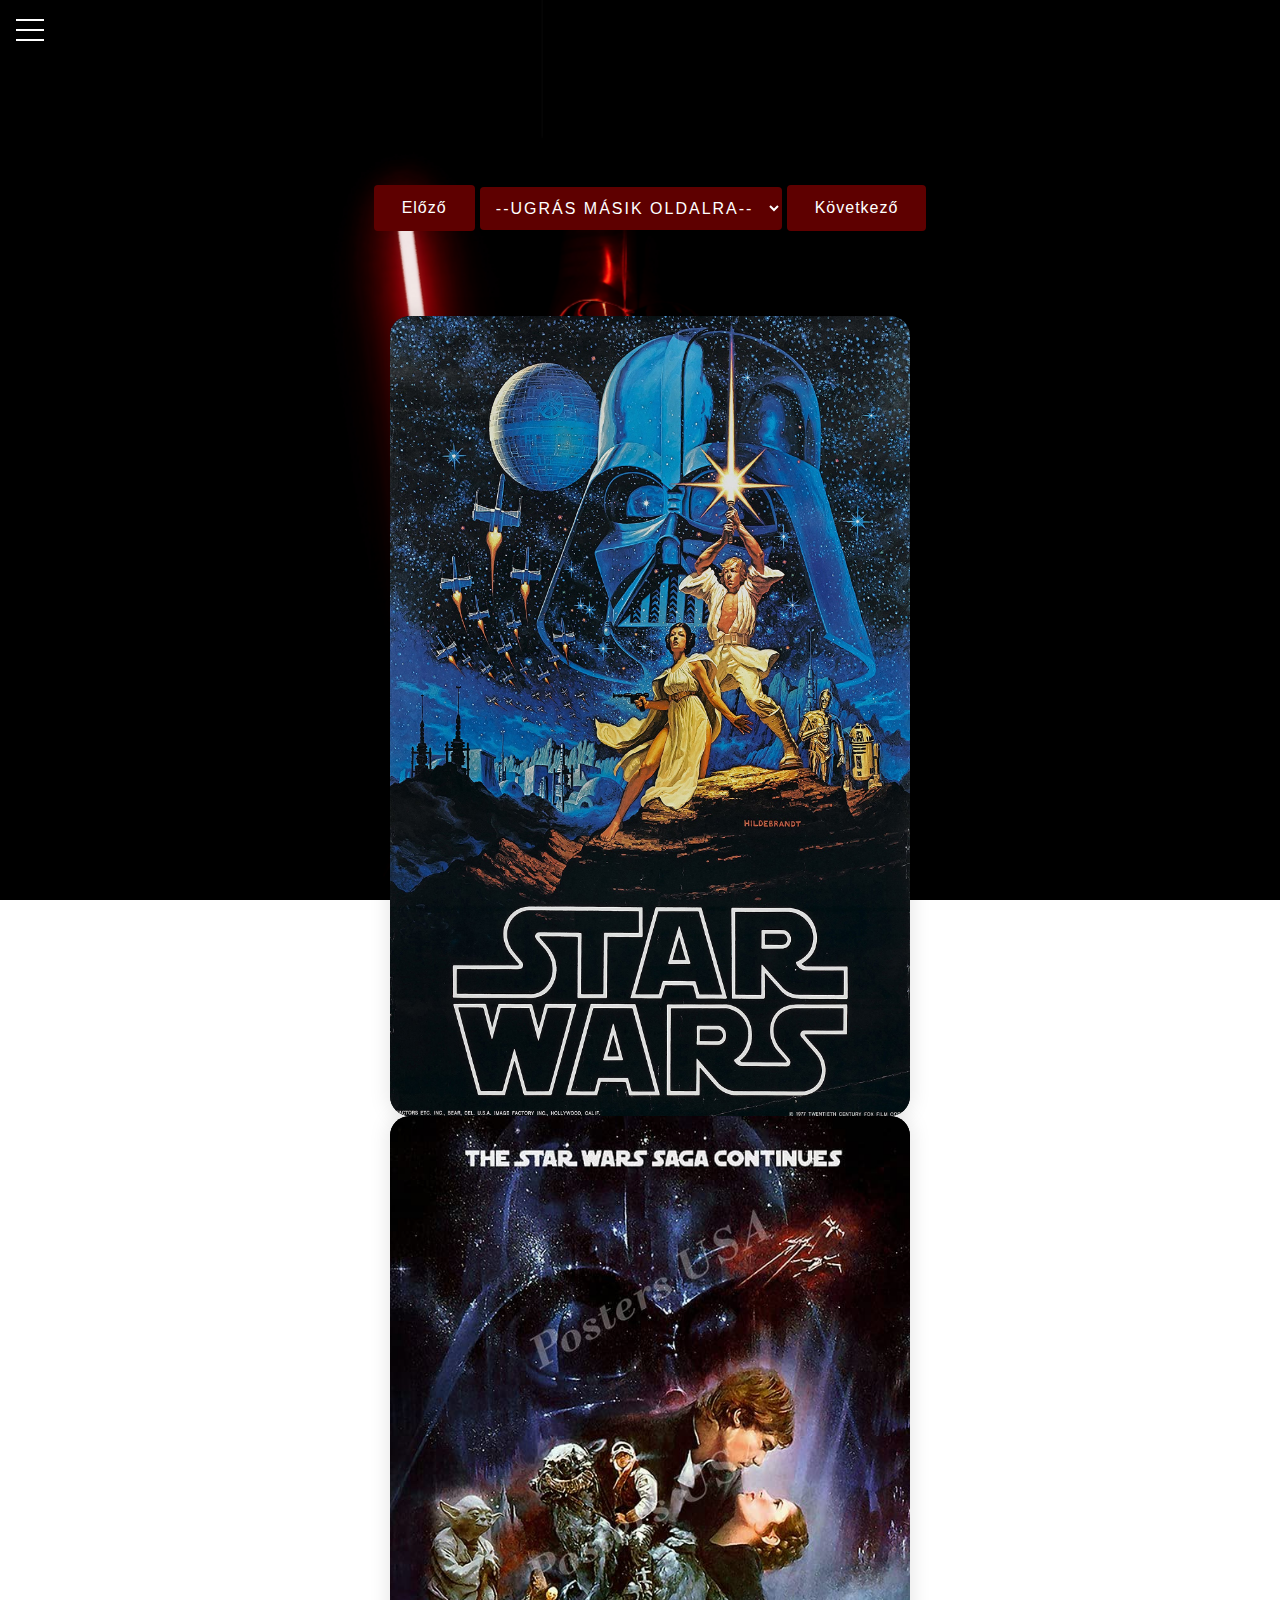
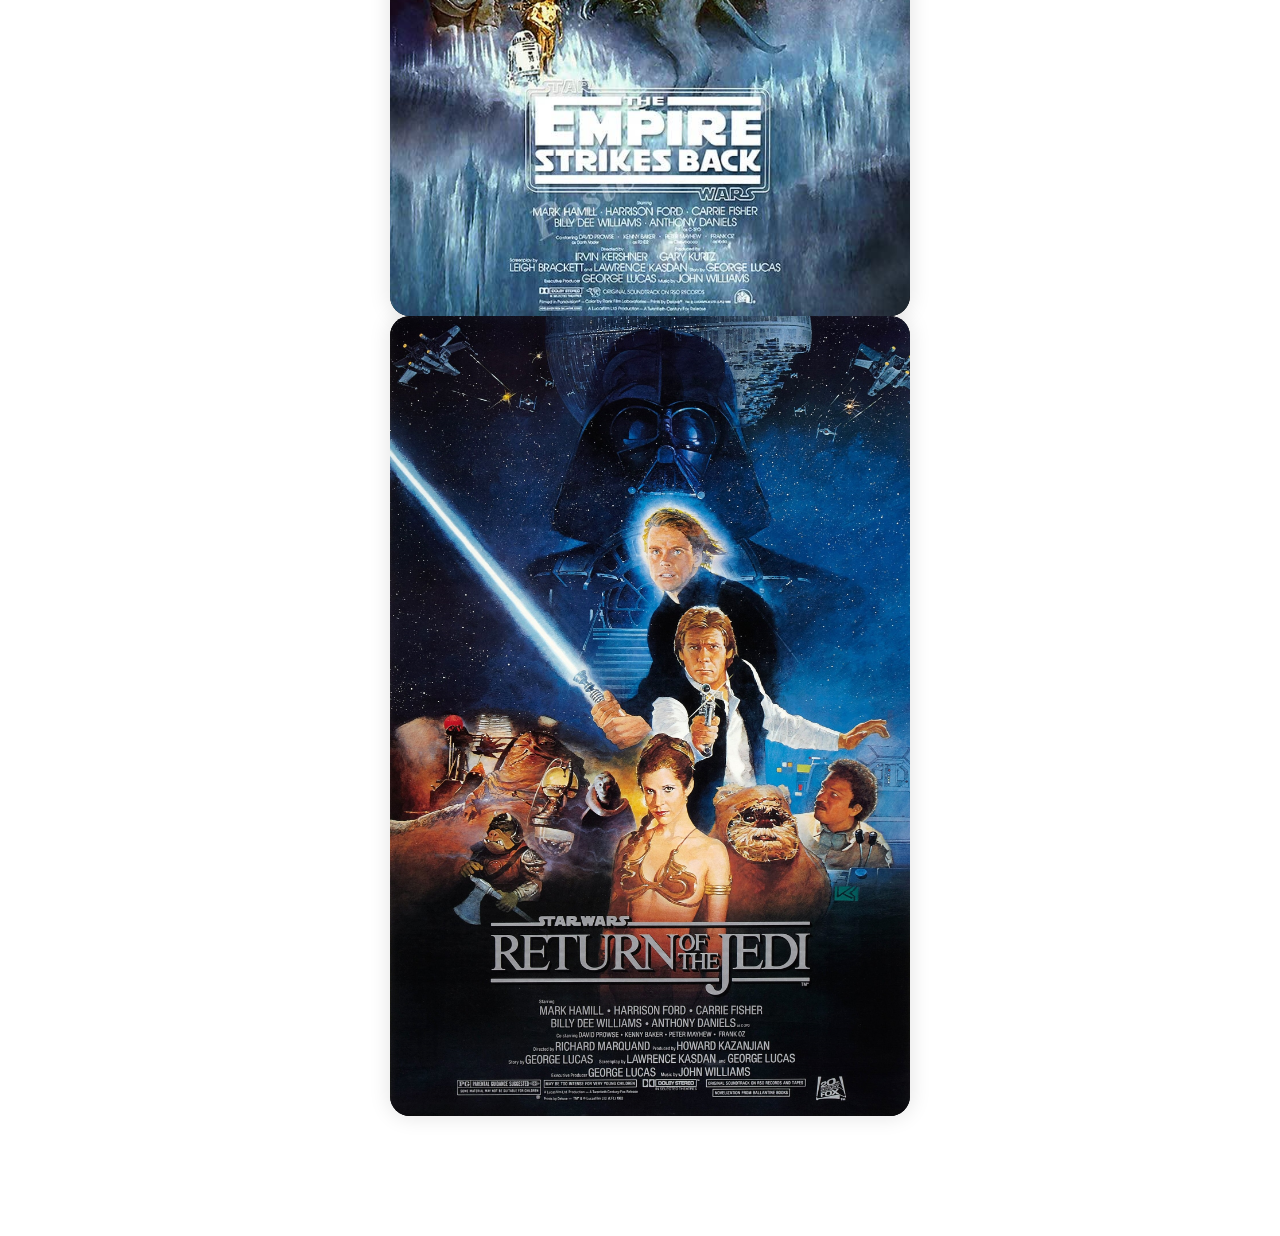
<file: StarWars/index.html>
<!DOCTYPE html>
<html lang="hu">
<head>
    <meta charset="UTF-8">
    <meta name="viewport" content="width=device-width, initial-scale=1.0">
    <link rel="stylesheet" type="text/css" href="../style.css">
    <title>Star Wars</title>
</head>
<body onload="StartPage()" class="sw_body">
    <script src="script.js"></script>
    <!--MENÜ-->   
    <div class="menu-wrap">
        <input type="checkbox" class="toggler">
        <div class="hamburger"><div></div></div>
        <div class="menu">
        <div>
            <div>
            <ul>
                <li><a href="../GOT/Index.html">GOT</a></li>
                <li><a href="../ATLA/Index.html">ATLA</a></li>
            </ul>
            </div>
        </div>
        </div>
    </div>
    <!-- FEJLÉC  -->
    <div class="container" id="header">
        <div id="prev_page">
            <button class="sw_button button" onclick="PrevPage()">Előző</button>
        </div>
        <select class="sw_select select" id="jump_page" name="jump" onchange="SelectedPage()">
            <option value="default" selected="selected">--Ugrás másik oldalra--</option>
            <option value="original">Eredeti trilógia</option>
            <option value="prequel">Előzménytrilógia</option>
            <option value="sequel">Folytatástrilógia</option>
            <option value="spinoff">Spinoffok</option>
            <option value="mandalorian">A mandalori</option>
        </select>
        <div id="next_page">
            <button class="sw_button button" onclick="NextPage()">Következő</button>
        </div>
    </div>

     <!-- EREDETI -->
    <div class="container" id="original">
        <div class="slider-container"></div>
         <!-- SW4 -->
        <div class="card" id="card_sw4">
            <div class="front card_sides" id="sw4_front"> <!-- 2 classt is kap (1. front, 2. card_sides) -->
                <img src="Resources/1_IV.jpg">
            </div>
            <div class="back card_sides" id="sw4_back">
                <h2 class ="title sw_title">Csillagok háborúja / Star Wars (Star Wars: Episode IV – A New Hope / Star Wars IV. rész: Egy új remény)</h2>
                <p class="release sw_release">
                    1977
                </p>
                <p class="description sw_description">
                    Leia hercergnőt túszul ejtik a gonosz birodalmi erők, amikor megpróbálják elfojtani az ellenük irányuló lázadást. Luke Skywalker és Han Solo kapitány, társaságában két robottal nekivág, hogy megmentse a hercegnőt, felrobbantsa a Halálcsillagot, és győzelemre vigye az igaz ügyet az egész Galaxisban.
                </p>
                <p class="note sw_note">
                    Ez az első Star Wars-film, a prequel-trilógia moziba kerülése előtt, 1997 márciusától viszont negyedik részként kezdték el újra vetíteni.
                </p>
                <div class="star_rating">
                    <p class="swstar">Mennyire értékelné ezt a filmet?</p>
                    <button class="sw_star star">&#9734;</button>    
                    <button class="sw_star star">&#9734;</button>   
                    <button class="sw_star star">&#9734;</button>   
                    <button class="sw_star star">&#9734;</button>   
                    <button class="sw_star star">&#9734;</button>   
                </div>
            </div>
        </div>       
         <!-- SW5 -->
        <div class="card" id="card_sw5">
            <div class="front card_sides" id="sw5_front">
                <img src="Resources/2_V.jpg">
            </div>
            <div div class="back card_sides" id="sw5_back">
                <h2 class ="title sw_title">A Birodalom visszavág / The Empire Strikes Back (Star Wars: Episode V)</h2>
                <p class="release sw_release">
                    1980
                </p>
                <p class="description sw_description">
                    A Gonosz erői még a birodalmi lépegetőket is bevetik a jeges Hoth bolygón rejtőző Luke Skywalker, Han Solo, Leia hercegnő és Chewbacca ellen. Hannak és Leiának sikerül elmenekülnie, Luke pedig nekivág, hogy felkutassa a Dagobah bolygón élő Jedi Mestert, Yodát, akinek segítségével felkészülhet a végső összecsapásra Darth Vaderrel.
                </p>
                <p class="note sw_note">
                    Ez a második Star Wars-film, az előzmény-trilógia moziba kerülése előtt, 1997 áprilisától viszont ötödik részként kezdték el újra vetíteni.
                </p>          
                <div class="star_rating">
                    <p class="swstar">Mennyire értékelné ezt a filmet?</p>
                    <button class="sw_star star">&#9734;</button>    
                    <button class="sw_star star">&#9734;</button>   
                    <button class="sw_star star">&#9734;</button>   
                    <button class="sw_star star">&#9734;</button>   
                    <button class="sw_star star">&#9734;</button> 
                </div>
            </div>
        </div> 
         <!-- SW6 -->    
        <div class="card" id="card_sw6">
            <div class="front card_sides" id="sw6_front">
                <img src="Resources/3_VI.jpg">
            </div>
            <div div class="back card_sides" id="sw6_back">
                <h2 class ="title sw_title">A Jedi visszatér / Return of the Jedi (Star Wars: Episode VI)</h2>
                <p class="release sw_release">
                    1983
                </p>
                <p class="description sw_description">
                    A gonosz Palpatine császár egy második Halálcsillagot épít, hogy szétzúzza a felkelőket. Luke, miután megmentette barátját, Han Solót és a szépséges Leia hercegnőt a biztos pusztulástól, ismét csatlakozik Yodához, hiszen igazi Jedi Lovaggá kell válnia ahhoz, hogy szembeszállhasson Darth Vaderrel és az Erő sötét oldalával. Eljött a végső összecsapás ideje!
                </p>
                <p class="note sw_note">
                    Ez az eredeti trilógia zárófilmje, a prequelek moziba kerülése előtt, 1997 májusától viszont hatodik részként kezdték el újra vetíteni.
                </p>          
                <div class="star_rating">
                    <p class="swstar">Mennyire értékelné ezt a filmet?</p>
                    <button class="sw_star star">&#9734;</button>    
                    <button class="sw_star star">&#9734;</button>   
                    <button class="sw_star star">&#9734;</button>   
                    <button class="sw_star star">&#9734;</button>   
                    <button class="sw_star star">&#9734;</button> 
                </div>
            </div>
        </div>
        <script>  
            const original_cards = document.querySelectorAll('.card');
    
            for(original_card of original_cards){
            const allStars = original_card.querySelectorAll('.star_rating .sw_star');  
            allStars.forEach((star, i) => {
                star.onclick = function () {
                    let current_star_level = i + 1;    
                    allStars.forEach((star, j) => {
                        if (current_star_level >= j + 1) {
                            star.innerHTML = '&#9733';
                        } else {
                            star.innerHTML = '&#9734';
                        }
                    })
                }
            })
    
            }
        </script>             
    </div>

    <!-- ELŐZMÉNY -->
    <div class="container" id="prequel"> 
         <!-- SW1 -->   
        <div class="card" id="card_sw1">
            <div class="front card_sides" id="sw1_front">
                <img src="Resources/4_I.jpg">
            </div>
            <div div class="back card_sides" id="sw1_back">
                <h2 class ="title sw_title">Baljós árnyak / The Phantom Menace (Star Wars: Episode I)</h2>
                <p class="release sw_release">
                    1999
                </p>
                <p class="description sw_description">
                    Nyugtalanság uralkodik a Galaktikus Köztársaságban. A távoli csillagrendszerekbe irányuló kereskedelmi utak megadóztatásának tervét heves viták övezik. A kapzsi Kereskedelmi Szövetség felfegyverzett csatahajóival blokád alá veszi a parányi Naboo bolygót. A Főkancellár titokban útnak indít két Jedi lovagot, a béke és az igazság szerzőit, hogy oldják meg a konfliktust és védjék meg Amidala királynőt. Hamarosan azonban kényszerleszállást kell végrehajtaniuk a Tatooine-on, ahol találkoznak az ifjú Anakinnal, akiben túlárad az erő.
                </p>
                <p class="note sw_note">
                    Ez az új, sztorijában viszont az eredeti előtt játszódó trilógia első filmje. 3D-be konvertált verzióját 2012-ben vetítették a mozikban.
                </p>       
                <div class="star_rating">
                    <p class="swstar">Mennyire értékelné ezt a filmet?</p>
                    <button class="sw_star star">&#9734;</button>    
                    <button class="sw_star star">&#9734;</button>   
                    <button class="sw_star star">&#9734;</button>   
                    <button class="sw_star star">&#9734;</button>   
                    <button class="sw_star star">&#9734;</button>   
                </div>
            </div>
        </div>
        <!-- SW2 --> 
        <div class="card" id="card_sw2">
            <div class="front card_sides" id="sw2_front">
                <img src="Resources/5_II.jpg">
            </div>
            <div div class="back card_sides" id="sw2_back">
                <h2 class ="title sw_title">A klónok támadása (Star Wars: Episode II – Attack of the Clones)</h2>
                <p class="release sw_release">
                    2002
                </p>
                <p class="description sw_description">                
                    10 év telt el az előző részben elbeszélt események óta. A galaxis forrong. A titokzatos Dooku gróf vezetésével naprendszerek ezrei lépnek ki a Galaktikus Köztársaságból, annak azonban nincs hadserege, a maroknyi Jedi lovag pedig kevés ahhoz, hogy fenntartsa a békét és a rendet. Padmé Amidala ellenzi a hadsereg felállítását, de van, aki nem ért egyet békés javaslataival. Megpróbálják megölni, ezért a tanács testőrt rendel mellé: Obi-Wan Kenobi tanítványát, az ifjú Anakin Skywalkert bízzák meg a feladattal. Obi-Wan egy távoli bolygón óceánjának mélyén különös titkokra bukkan: egy klóngyárban valami olyasmit termesztenek, amely eldöntheti a közelgő polgárháború kimenetelét. Amikor a csata kitör, nemcsak a Jedik és a renegátok állnak szemben egymással, egy új hadsereg katonái is beavatkoznak a küzdelembe.
                </p>
                <p class="note sw_note">             
                    Ez az előzménytrilógia második filmje, 3D-be konvertált verzióját 2013 őszén vetítették.
                </p>             
                <div class="star_rating">
                    <p class="swstar">Mennyire értékelné ezt a filmet?</p>
                    <button class="sw_star star">&#9734;</button>    
                    <button class="sw_star star">&#9734;</button>   
                    <button class="sw_star star">&#9734;</button>   
                    <button class="sw_star star">&#9734;</button>   
                    <button class="sw_star star">&#9734;</button>   
                </div>
            </div>
        </div>
        <!-- SW3 --> 
        <div class="card" id="card_sw3">
            <div class="front card_sides" id="sw3_front">
                <img src="Resources/6_III.jpg">
            </div>
            <div div class="back card_sides" id="sw3_back">
                <h2 class ="title sw_title">A Sith-ek bosszúja (Star Wars: Episode III – Revenge of the Sith)</h2>
                <p class="release sw_release">
                    2005
                </p>
                <p class="description sw_description">                
                    Három nehéz, küzdelmes év után a Klónok háborúja a végéhez közeledik. A legtöbb szeparatista vezetőt elfogták vagy megölték: már csak a droidsereg vezére, Grevious tábornok és Dooku gróf áll ellen a Jediknek. A Tanács Obi-Wan Kenobit bízza meg azzal, hogy felkutassa és a törvény színe elé hozza őket. Ezalatt a Coruscanton Palpatine szenátor egyre nagyobb hatalomra tesz szert. A köztársaságot kifárasztotta a háború. Már senki nem emeli fel a szavát, amikor a politikai változások során a régi világ teljesen átalakul - létrejön a Galaktikus Birodalom. A szenátor legközelebbi fegyvertársa, Anakin Skywalker egyre többet tud meg az erő és a hatalom igazi természetéről, mégis ellenáll a sötét oldal csábításának; tudja, ha enged, elveszíti szerelmét, Amidalát, akit titokban feleségül vett, és aki nemsokára megszüli közös gyermeküket...
                </p>
                <p class="note sw_note">             
                    Ez az új trilógia befejező filmje, 3D-verzióját 2013 őszén dobták újra a piacra.
                </p>               
                <div class="star_rating">
                    <p class="swstar">Mennyire értékelné ezt a filmet?</p>
                    <button class="sw_star star">&#9734;</button>    
                    <button class="sw_star star">&#9734;</button>   
                    <button class="sw_star star">&#9734;</button>   
                    <button class="sw_star star">&#9734;</button>   
                    <button class="sw_star star">&#9734;</button>   
                </div>
            </div>
        </div>
        <script>  
            const prequel_cards = document.querySelectorAll('.card');
    
            for(prequel_card of prequel_cards){
            const allStars = prequel_card.querySelectorAll('.star_rating .sw_star');  
            allStars.forEach((star, i) => {
                star.onclick = function () {
                    let current_star_level = i + 1;    
                    allStars.forEach((star, j) => {
                        if (current_star_level >= j + 1) {
                            star.innerHTML = '&#9733';
                        } else {
                            star.innerHTML = '&#9734';
                        }
                    })
                }
            })   
            }
        </script>             

    </div>
        

    <!-- FOLYTATÁS -->
    <div class="container" id="sequel">
        <!-- SW7 --> 
        <div class="card" id="card_sw7">
            <div class="front card_sides" id="sw7_front">
                <img src="Resources/7_VII.jpg">
            </div>
            <div div class="back card_sides" id="sw7_back">
                <h2 class ="title sw_title">Az ébredő erő (Star Wars: Episode VII – The Force Awakens)</h2>
                <p class="release sw_release">
                    2015
                </p>
                <p class="description sw_description">                
                    A Birodalom hamvaiból feltámad Kylo Ren és a gonosz Első Rend. Luke Skywalker eltűnt, bár a galaxisnak nagy szüksége volna rá. Rey, a roncsvadász és Finn, a dezertált rohamosztagos egyesítik erőiket Han Solo-val és Chewbacca-val, hogy visszaállítsák a békét a galaxisban.
                </p>
                <p class="note sw_note">             
                    A folytatástrilógia első része. Ez és a 8-9. rész már a Walt Disney stúdió felügyelete alatt készült.
                </p>  
                <div class="star_rating">
                    <p class="swstar">Mennyire értékelné ezt a filmet?</p>
                    <button class="sw_star star">&#9734;</button>    
                    <button class="sw_star star">&#9734;</button>   
                    <button class="sw_star star">&#9734;</button>   
                    <button class="sw_star star">&#9734;</button>   
                    <button class="sw_star star">&#9734;</button>   
                </div>
            </div>
        </div>
        <!-- SW8 --> 
        <div class="card" id="card_sw8">
            <div class="front card_sides" id="sw8_front">
                <img src="Resources/9_VIII.jpg">
            </div>
            <div div class="back card_sides" id="sw8_back">
                <h2 class ="title sw_title">Az utolsó Jedi (Star Wars: Episode VIII – The Last Jedi)</h2>
                <p class="release sw_release">
                    2017
                </p>
                <p class="description sw_description">                
                    A Lucasfilm új filmjében, a Star Wars: Az utolsó Jedikben a Skywalker legenda folytatódik, melyben Az ébredő erő hőseivel új rejtélyeket fednek fel az Erőről és a múlt titkairól.
                </p>
                <p class="note sw_note">             
                    Az utolsóelőtti Star Wars film a jelenlegi felhozatalból.
                </p>         
                <div class="star_rating">
                    <p class="swstar">Mennyire értékelné ezt a filmet?</p>
                    <button class="sw_star star">&#9734;</button>    
                    <button class="sw_star star">&#9734;</button>   
                    <button class="sw_star star">&#9734;</button>   
                    <button class="sw_star star">&#9734;</button>   
                    <button class="sw_star star">&#9734;</button>   
                </div>
            </div>
        </div>
        <!-- SW9 --> 
        <div class="card" id="card_sw9">
            <div class="front card_sides" id="sw9_front">
                <img src="Resources/11_IX.jpg">
            </div>
            <div div class="back card_sides" id="sw9_back">
                <h2 class ="title sw_title">Skywalker kora (Star Wars: Episode IX – The Rise of Skywalker)</h2>
                <p class="release sw_release">
                    2019
                </p>
                <p class="description sw_description">                
                    A Star Wars: Skywalker kora című filmben a történet a végéhez ér, új legendák születnek és a szabadságért vívott végső csata elérkezik.
                </p>
                <p class="note sw_note">             
                    A jelenlegi Star Wars filmek közül a legutolsó rész.
                </p>               
                <div class="star_rating">
                    <p class="swstar">Mennyire értékelné ezt a filmet?</p>
                    <button class="sw_star star">&#9734;</button>    
                    <button class="sw_star star">&#9734;</button>   
                    <button class="sw_star star">&#9734;</button>   
                    <button class="sw_star star">&#9734;</button>   
                    <button class="sw_star star">&#9734;</button>   
                </div>
            </div>
        </div>      
        <script>  
            const sequel_cards = document.querySelectorAll('.card');
    
            for(sequel_card of sequel_cards){
            const allStars = sequel_card.querySelectorAll('.star_rating .sw_star');  
            allStars.forEach((star, i) => {
                star.onclick = function () {
                    let current_star_level = i + 1;    
                    allStars.forEach((star, j) => {
                        if (current_star_level >= j + 1) {
                            star.innerHTML = '&#9733';
                        } else {
                            star.innerHTML = '&#9734';
                        }
                    })
                }
            })   
            }
        </script>    
    </div>

     <!-- SPINOFF -->
    <div class="container" id="spinoff">
        <!-- ZSIVÁNY EGYES --> 
        <div class="card" id="card_zsivany">
            <div class="front card_sides" id="zsivany_front">
                <img src="Resources/8_R.jpg">
            </div>
            <div div class="back card_sides" id="zsivany_back">
                <h2 class ="title sw_title">Zsivány egyes - Egy Csillagok háborúja történet (The Rogue One - A Star Wars Story) </h2>
                <p class="release sw_release">
                    2016
                </p>
                <p class="description sw_description">                
                    A Lucasfilm legújabb kalandja, a Zsivány Egyes: Egy Star Wars-történet egy csapat hősről szól, akik ellopják a Birodalom pusztító fegyverének, a Halálcsillagnak a tervrajzát.
                </p>
                <p class="note sw_note">             
                    Az első modern Star Wars spinoff.
                </p>               
                <div class="star_rating">
                    <p class="swstar">Mennyire értékelné ezt a filmet?</p>
                    <button class="sw_star star">&#9734;</button>    
                    <button class="sw_star star">&#9734;</button>   
                    <button class="sw_star star">&#9734;</button>   
                    <button class="sw_star star">&#9734;</button>   
                    <button class="sw_star star">&#9734;</button>   
                </div>
            </div>
        </div>
        <!-- SOLO --> 
        <div class="card" id="card_solo">
            <div class="front card_sides" id="solo_front">
                <img src="Resources/10_S.jpg">
            </div>
            <div div class="back card_sides" id="solo_back">
                <h2 class ="title sw_title">Solo - Egy Csillagok háborúja történet (Solo - A Star Wars Story)</h2>
                <p class="release sw_release">
                    2018
                </p>
                <p class="description sw_description">                
                    Csatlakozz az Ezeréves Sólyom legénységéhez és utazz egy messzi, messzi galaxisba, ahol izgalmas kalandokat élhetsz át a Star Wars egyik legkedveltebb hősével.
                </p>
                <p class="note sw_note">             
                    A második modern Star Wars spinoff.
                </p>              
                <div class="star_rating">
                    <p class="swstar">Mennyire értékelné ezt a filmet?</p>
                    <button class="sw_star star">&#9734;</button>    
                    <button class="sw_star star">&#9734;</button>   
                    <button class="sw_star star">&#9734;</button>   
                    <button class="sw_star star">&#9734;</button>   
                    <button class="sw_star star">&#9734;</button>   
                </div>
            </div>
        </div>    
        <script>  
            const spinoff_cards = document.querySelectorAll('.card');
    
            for(spinoff_card of spinoff_cards){
            const allStars = spinoff_card.querySelectorAll('.star_rating .sw_star');  
            allStars.forEach((star, i) => {
                star.onclick = function () {
                    let current_star_level = i + 1;    
                    allStars.forEach((star, j) => {
                        if (current_star_level >= j + 1) {
                            star.innerHTML = '&#9733';
                        } else {
                            star.innerHTML = '&#9734';
                        }
                    })
                }
            })   
            }
        </script>             
    </div>

    <!-- MANDALORI -->
    <div class="container" id="mandalorian">
        <div class="card" id="card_mand">
            <div class="front card_sides" id="mand_front">
                <img src="Resources/12_M.jpg">
            </div>
            <div div class="back card_sides" id="mand_back">
                <h2 class ="title sw_title">A mandalóri [sorozat] - (The Mandalorian [TV series]) </h2>
                <p class="release sw_release">
                    2019-
                </p>
                <p class="description sw_description">                
                    Egy televíziós sorozat, amely 5 évvel az eredeti trilógia befejezése után és 25 évvel a folytatástrilógia előtt játszódik, amelyben Din Djarin mandalori fejvadász és Grogu (Yoda fajához tartozó gyermekkorú idegen) kalandjait követhetik a nézők.
                </p>
                <p class="note sw_note">             
                    Az első élőszereplős Star Wars sorozat.
                </p>         
                <div class="star_rating">
                    <p class="swstar">Mennyire értékelné ezt a filmet?</p>
                    <button class="sw_star star">&#9734;</button>    
                    <button class="sw_star star">&#9734;</button>   
                    <button class="sw_star star">&#9734;</button>   
                    <button class="sw_star star">&#9734;</button>   
                    <button class="sw_star star">&#9734;</button>   
                </div>
            </div>
        </div> 
        <script>  
            const mandalori_cards = document.querySelectorAll('.card');
    
            for(mandalori_card of mandalori_cards){
            const allStars = mandalori_card.querySelectorAll('.star_rating .sw_star');  
            allStars.forEach((star, i) => {
                star.onclick = function () {
                    let current_star_level = i + 1;    
                    allStars.forEach((star, j) => {
                        if (current_star_level >= j + 1) {
                            star.innerHTML = '&#9733';
                        } else {
                            star.innerHTML = '&#9734';
                        }
                    })
                }
            })   
            }
        </script>         
    </div>
</body>
</html>
</file>
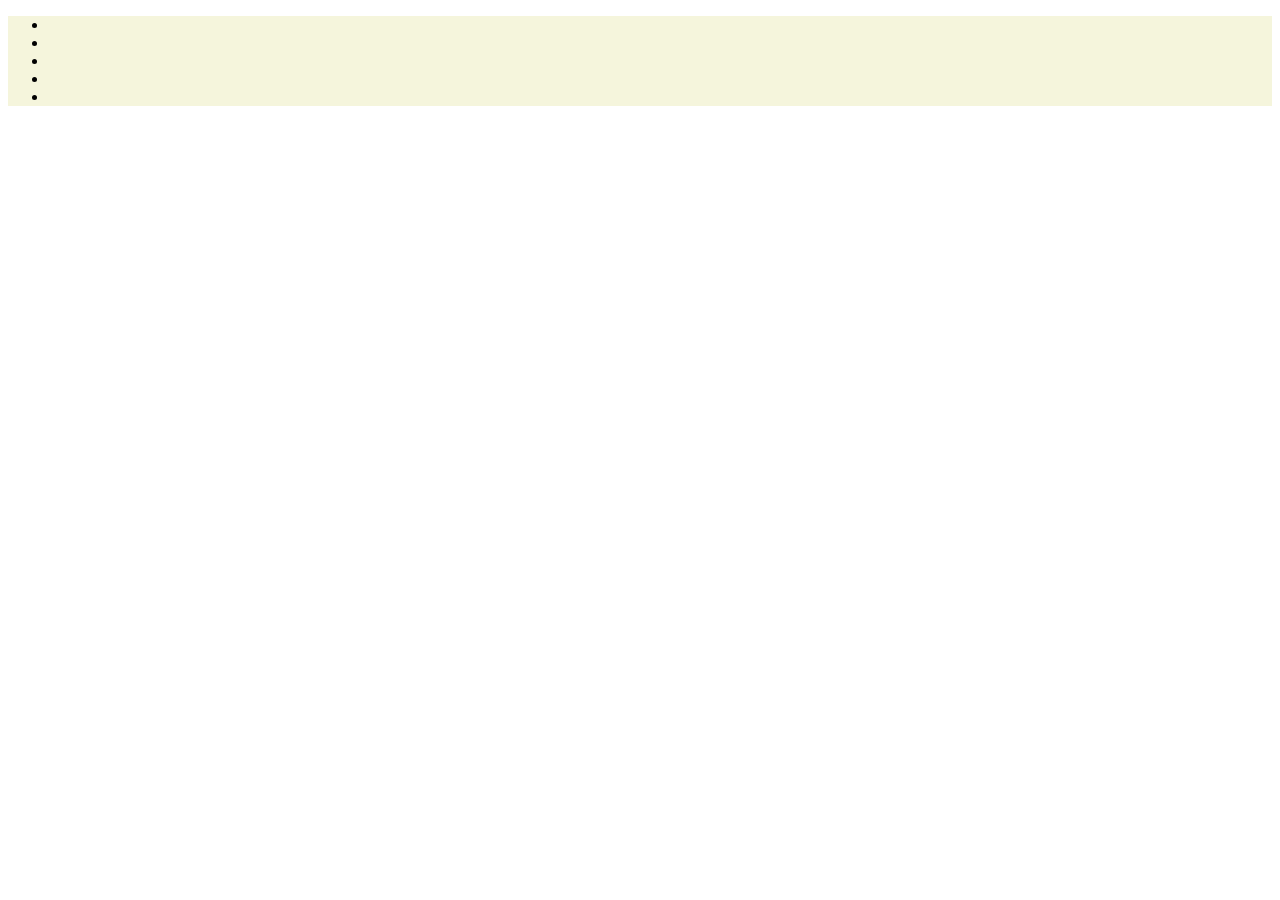
<file: changelog.html>
<!DOCTYPE html>
<html lang="hu">
<head>
    <meta charset="UTF-8">
    <title>Star Wars</title>
</head>

<style>

ul {
    background-color: beige;
}

</style>

<body>
    <ul>
        <li></li>
        <li></li>
        <li></li>
        <li></li>
        <li></li>
    </ul>
</body>
</file>
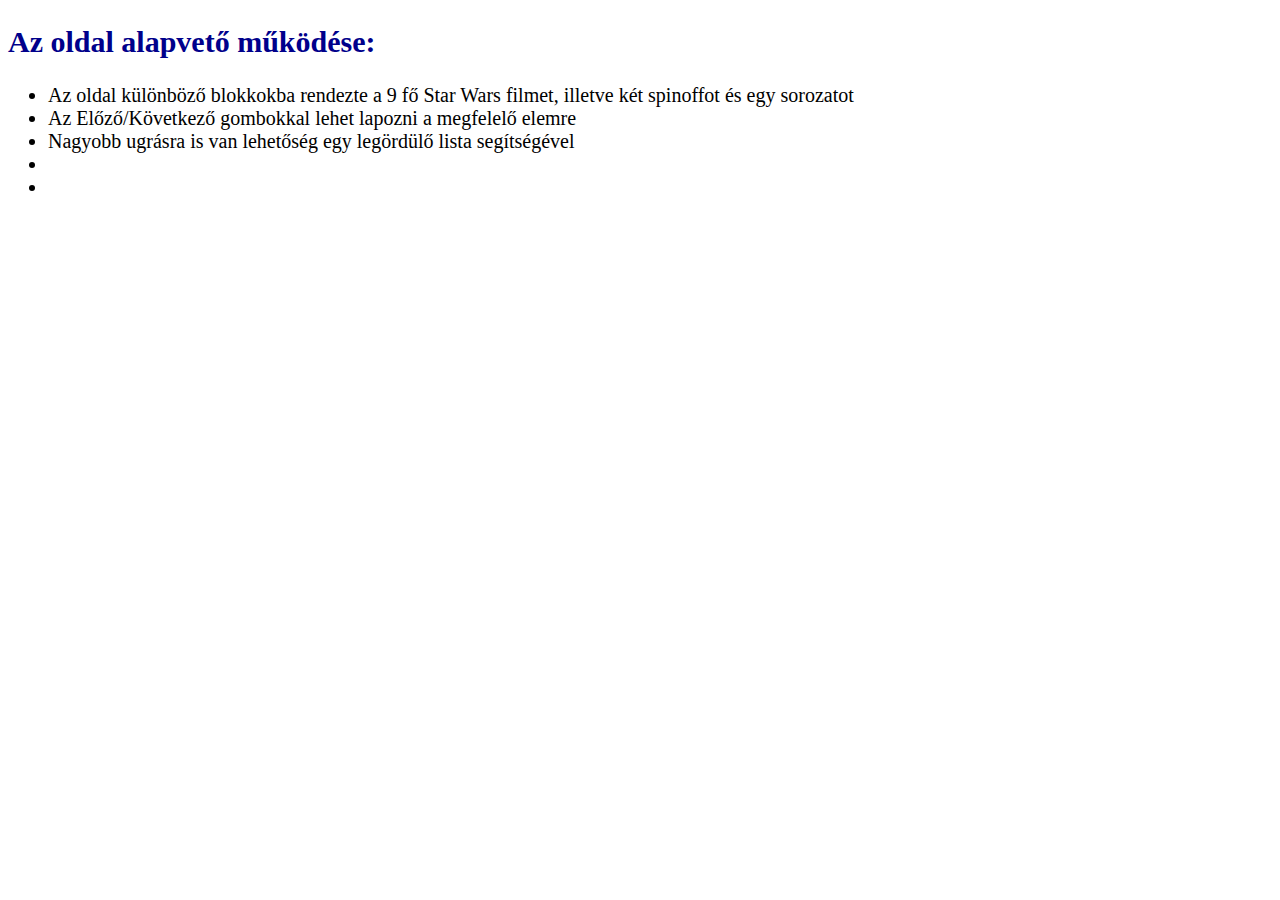
<file: dokumentacio.html>
<!DOCTYPE html>
<html lang="hu">
<head>
    <meta charset="UTF-8">
    <title>Star Wars</title>

</head>

<body>
    <style>
        h2 {
            font-size: 30px;
            color: darkblue;
            margin: 0 10;
        }
        ul {
            margin: 0 10;
        }
        ul li {
            font-size: 20px;
            
        }
    </style>
    <h2>
        Az oldal alapvető működése:
    </h2>
    <ul>
        <li>Az oldal különböző blokkokba rendezte a 9 fő Star Wars filmet, illetve két spinoffot és egy sorozatot</li>
        <li>Az Előző/Következő gombokkal lehet lapozni a megfelelő elemre</li>
        <li>Nagyobb ugrásra is van lehetőség egy legördülő lista segítségével</li>
        <li></li>
        <li></li>
    </ul>
</body>
</file>
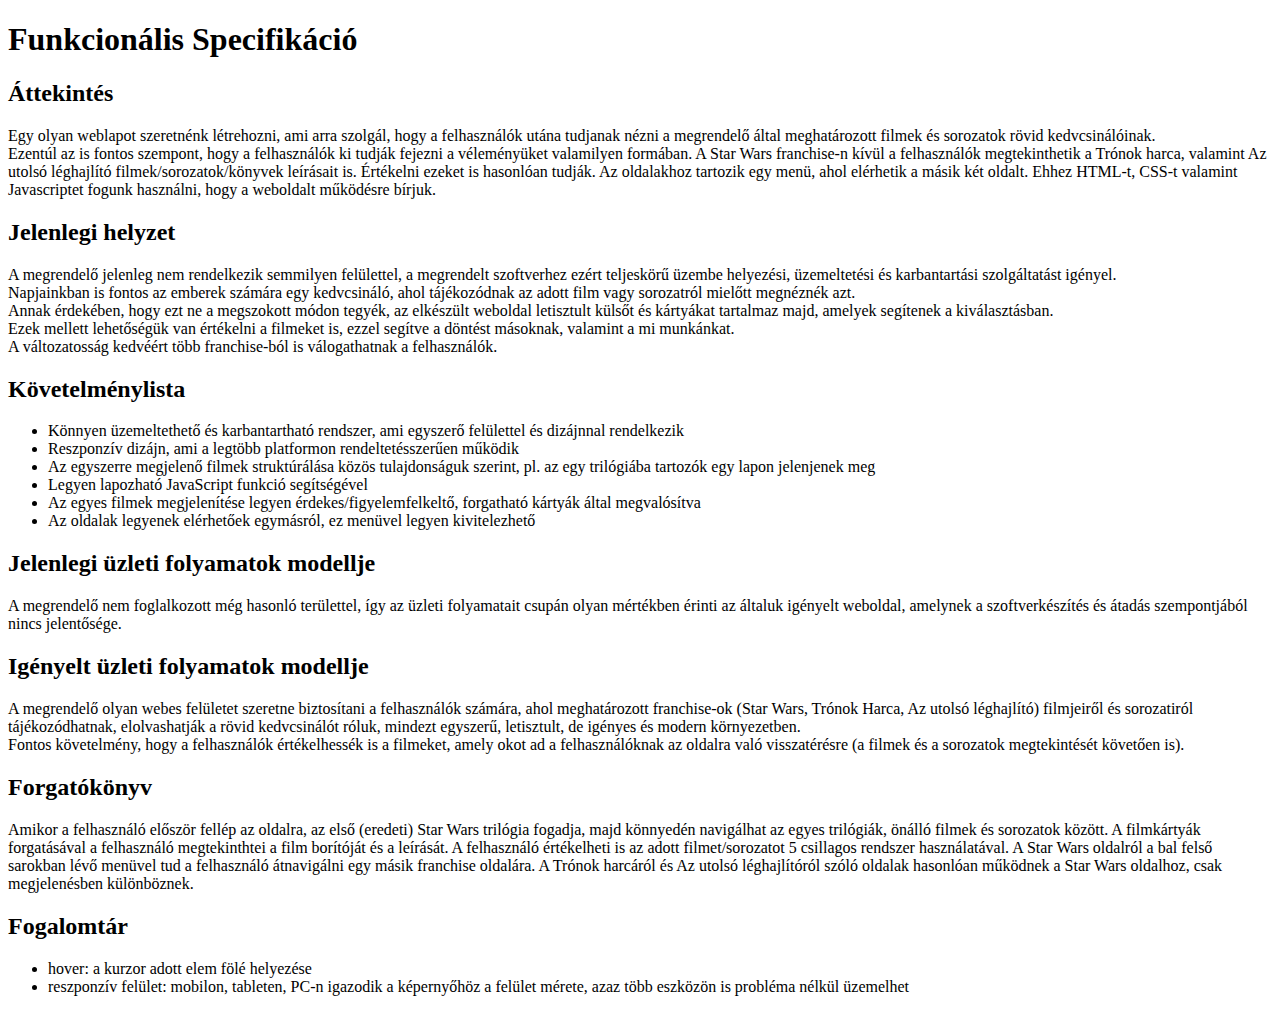
<file: Documentation/FunkcionalisSpecifikacio.html>
<!DOCTYPE html>
<html lang="hu">
<head>
    <meta charset="UTF-8">
    <title>Funkcionális Specifikáció</title>
</head>

<body>
    <h1>Funkcionális Specifikáció</h1>

    <h2>Áttekintés</h2>
        <p>
            Egy olyan weblapot szeretnénk létrehozni, ami arra szolgál, hogy a felhasználók utána tudjanak nézni a megrendelő által meghatározott filmek és sorozatok rövid kedvcsinálóinak. 
            <br>Ezentúl az is fontos szempont, hogy a felhasználók ki tudják fejezni a véleményüket valamilyen formában. 
            A Star Wars franchise-n kívül a felhasználók megtekinthetik a Trónok harca, valamint Az utolsó léghajlító filmek/sorozatok/könyvek leírásait is. Értékelni ezeket is hasonlóan tudják.
            Az oldalakhoz tartozik egy menü, ahol elérhetik a másik két oldalt.
            Ehhez HTML-t, CSS-t valamint Javascriptet fogunk használni, hogy a weboldalt működésre bírjuk.
        </p>

    <h2>Jelenlegi helyzet</h2>
        <p>
            A megrendelő jelenleg nem rendelkezik semmilyen felülettel, a megrendelt szoftverhez ezért teljeskörű üzembe helyezési, üzemeltetési és karbantartási szolgáltatást igényel.
            <br>Napjainkban is fontos az emberek számára egy kedvcsináló, ahol tájékozódnak az adott film vagy sorozatról mielőtt megnéznék azt.
            <br>Annak érdekében, hogy ezt ne a megszokott módon tegyék, az elkészült weboldal letisztult külsőt és kártyákat tartalmaz majd, amelyek segítenek a kiválasztásban.
            <br>Ezek mellett lehetőségük van értékelni a filmeket is, ezzel segítve a döntést másoknak, valamint a mi munkánkat.
            <br>A változatosság kedvéért több franchise-ból is válogathatnak a felhasználók.
        </p>

    <h2>Követelménylista</h2>
        <p>
            <ul>
                <li>Könnyen üzemeltethető és karbantartható rendszer, ami egyszerő felülettel és dizájnnal rendelkezik</li>
                <li>Reszponzív dizájn, ami a legtöbb platformon rendeltetésszerűen működik</li>
                <li>Az egyszerre megjelenő filmek struktúrálása közös tulajdonságuk szerint, pl. az egy trilógiába tartozók egy lapon jelenjenek meg</li>
                <li>Legyen lapozható JavaScript funkció segítségével</li>
                <li>Az egyes filmek megjelenítése legyen érdekes/figyelemfelkeltő, forgatható kártyák által megvalósítva</li>
                <li>Az oldalak legyenek elérhetőek egymásról, ez menüvel legyen kivitelezhető</li>
              </ul> 
        </p>

    <h2>Jelenlegi üzleti folyamatok modellje</h2>
        <p>
            A megrendelő nem foglalkozott még hasonló területtel, így az üzleti folyamatait csupán olyan mértékben érinti az általuk igényelt weboldal,
            amelynek a szoftverkészítés és átadás szempontjából nincs jelentősége.
        </p>

    <h2>Igényelt üzleti folyamatok modellje</h2>
        <p>
            A megrendelő olyan webes felületet szeretne biztosítani a felhasználók számára, ahol meghatározott franchise-ok (Star Wars, Trónok Harca, Az utolsó léghajlító)
            filmjeiről és sorozatiról tájékozódhatnak, elolvashatják a rövid kedvcsinálót róluk, mindezt egyszerű, letisztult, de igényes és modern környezetben.
            <br>Fontos követelmény, hogy a felhasználók értékelhessék is a filmeket, amely okot ad a felhasználóknak az oldalra való visszatérésre (a filmek és a sorozatok megtekintését követően is).
        </p>
    <h2>Forgatókönyv</h2>
        <p>
            Amikor a felhasználó először fellép az oldalra, az első (eredeti) Star Wars trilógia fogadja, majd könnyedén navigálhat az egyes trilógiák, önálló filmek és sorozatok között.
            A filmkártyák forgatásával a felhasználó megtekinthtei a film borítóját és a leírását.
            A felhasználó értékelheti is az adott filmet/sorozatot 5 csillagos rendszer használatával.
            A Star Wars oldalról a bal felső sarokban lévő menüvel tud a felhasználó átnavigálni egy másik franchise oldalára.
            A Trónok harcáról és Az utolsó léghajlítóról szóló oldalak hasonlóan működnek a Star Wars oldalhoz, csak megjelenésben különböznek.
        </p>

    <h2>Fogalomtár</h2>
        <p>
            <ul>
                <li>hover: a kurzor adott elem fölé helyezése</li>
                <li>reszponzív felület: mobilon, tableten, PC-n igazodik a képernyőhöz a felület mérete, azaz több eszközön is probléma nélkül üzemelhet</li>
            </ul>
        </p>

</body>
</html>
</file>
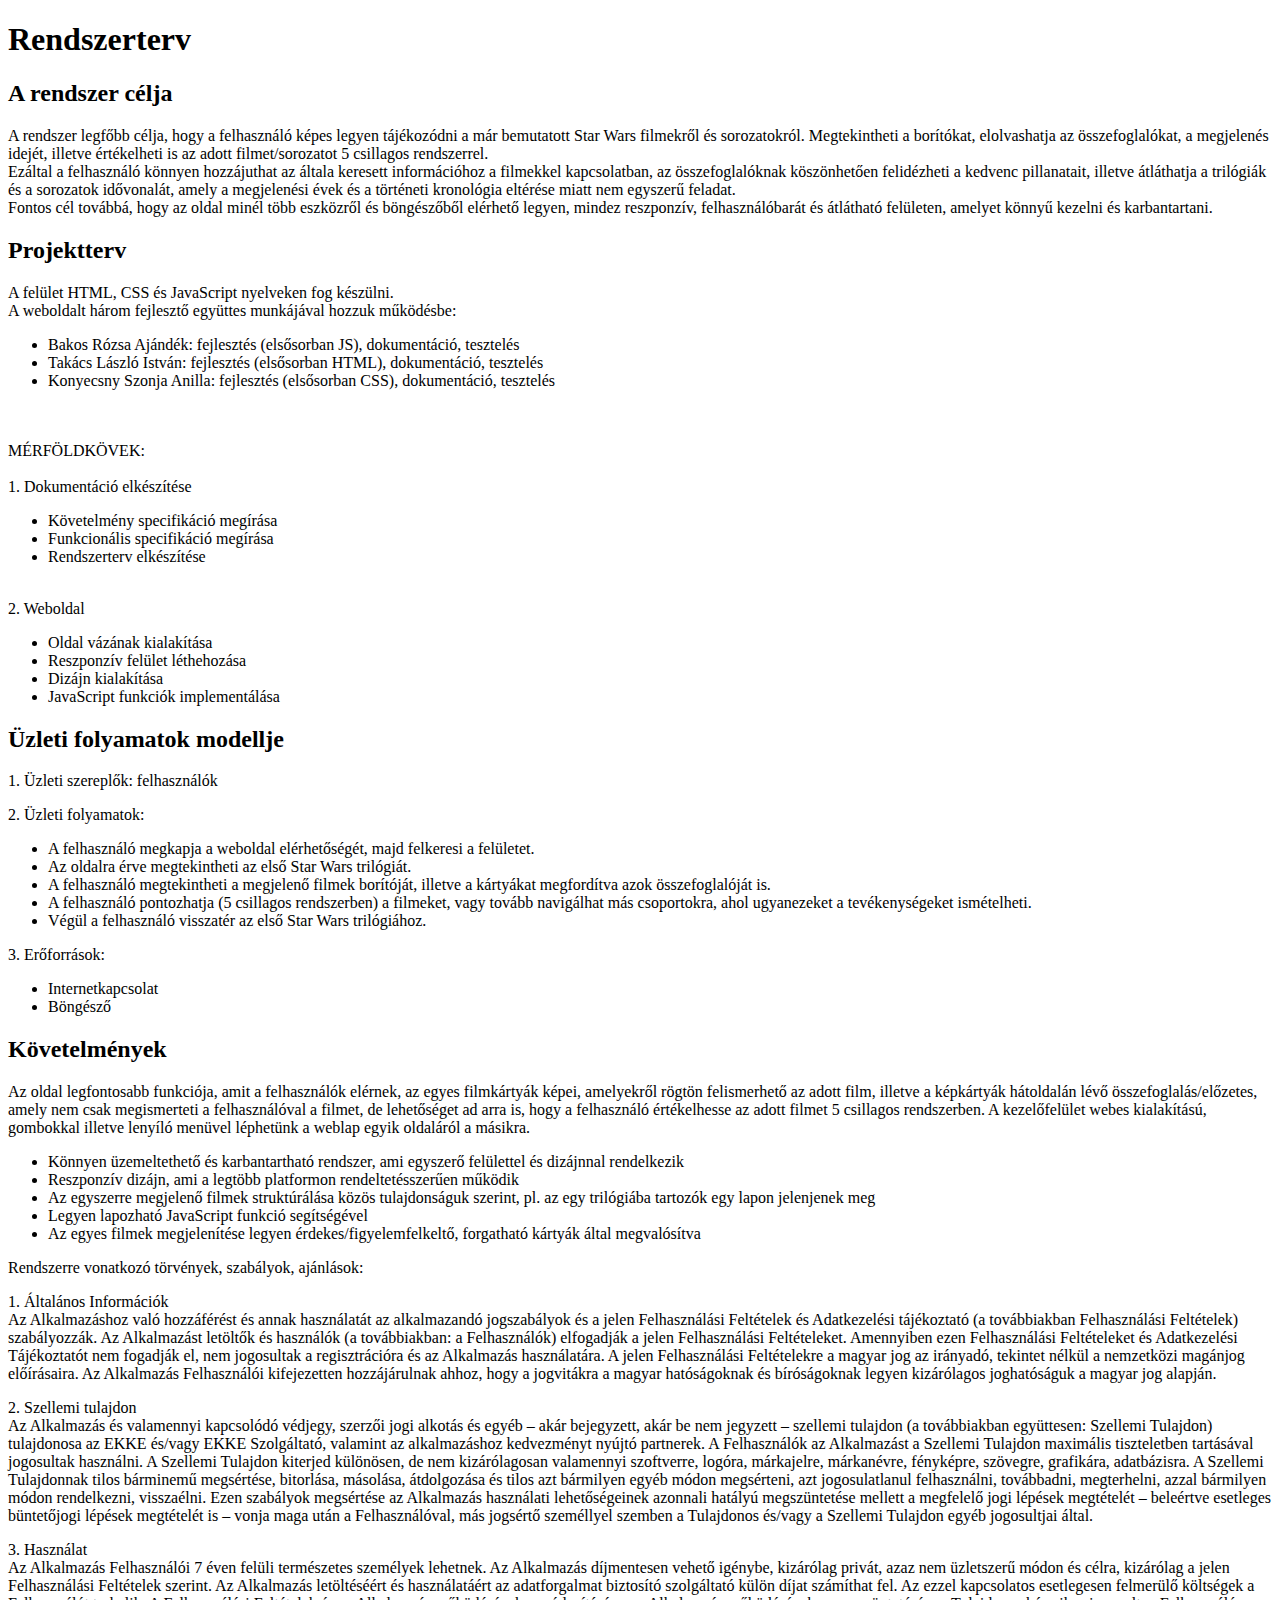
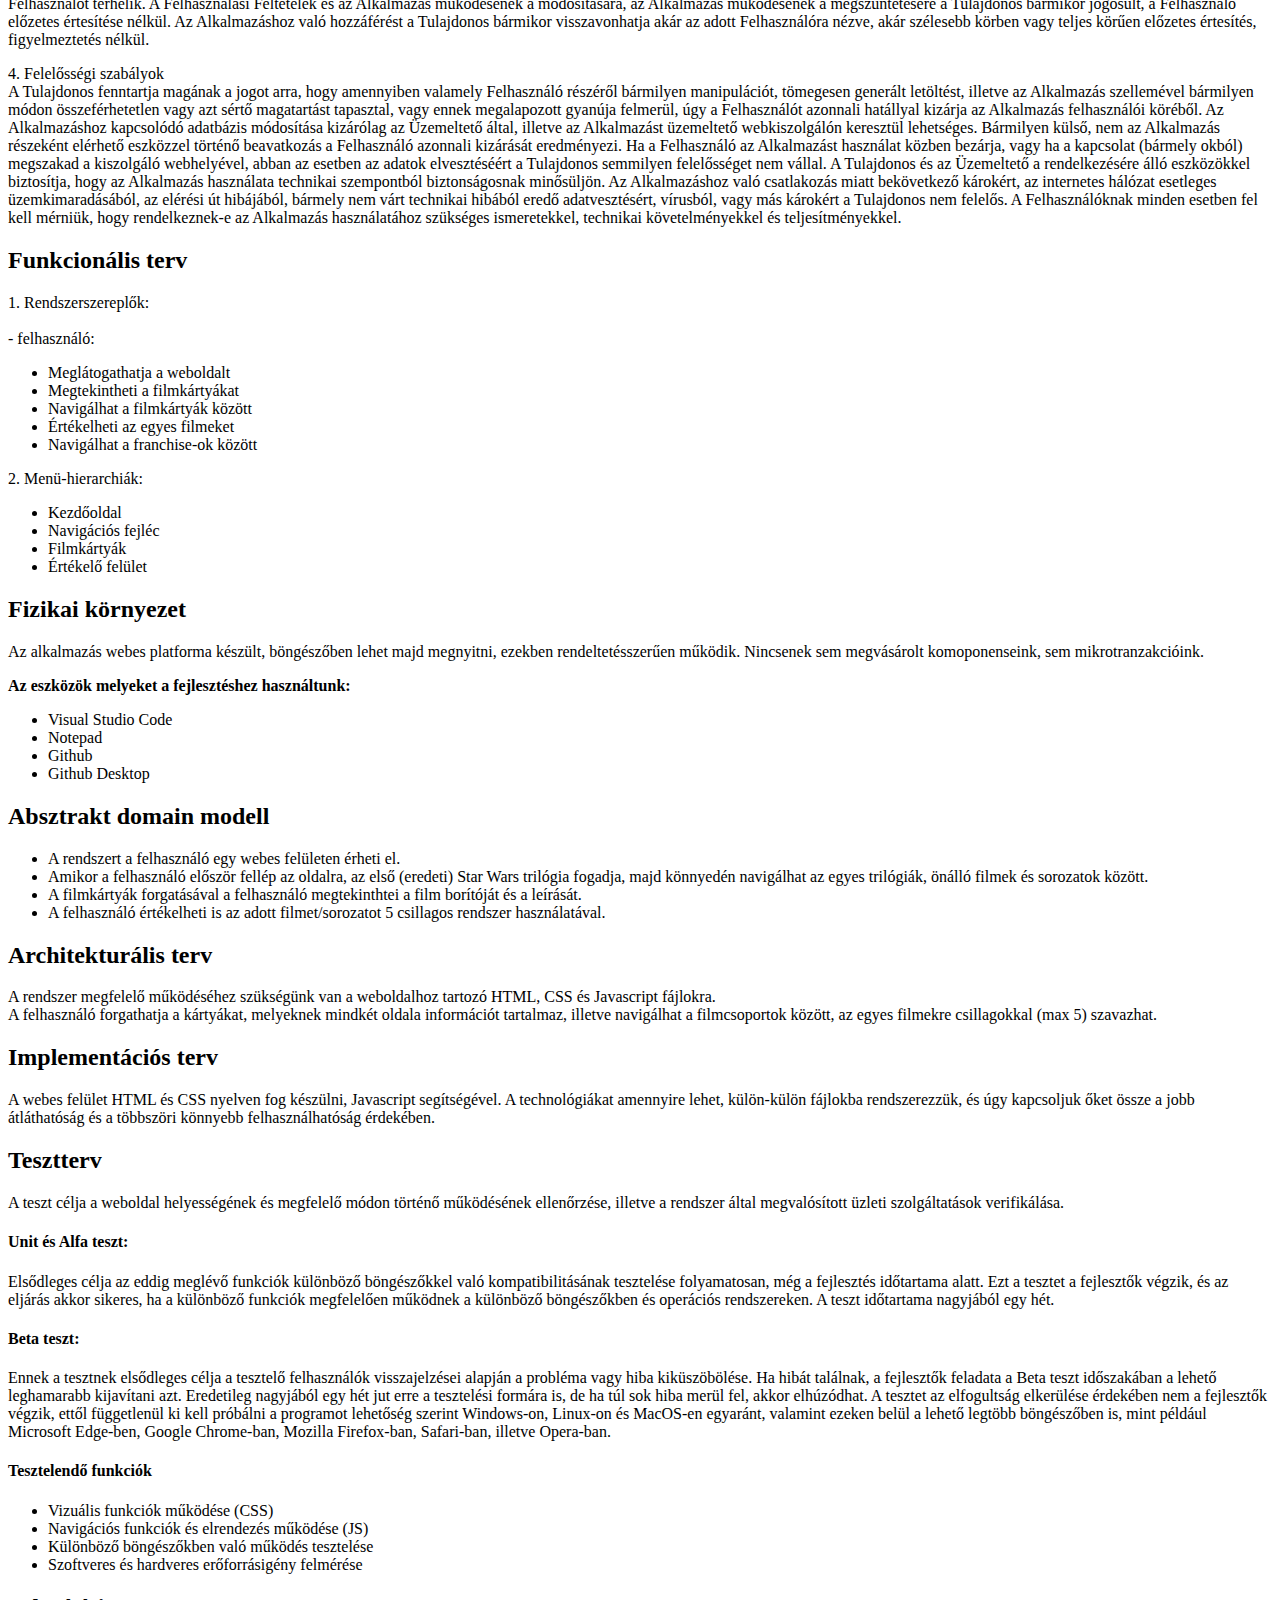
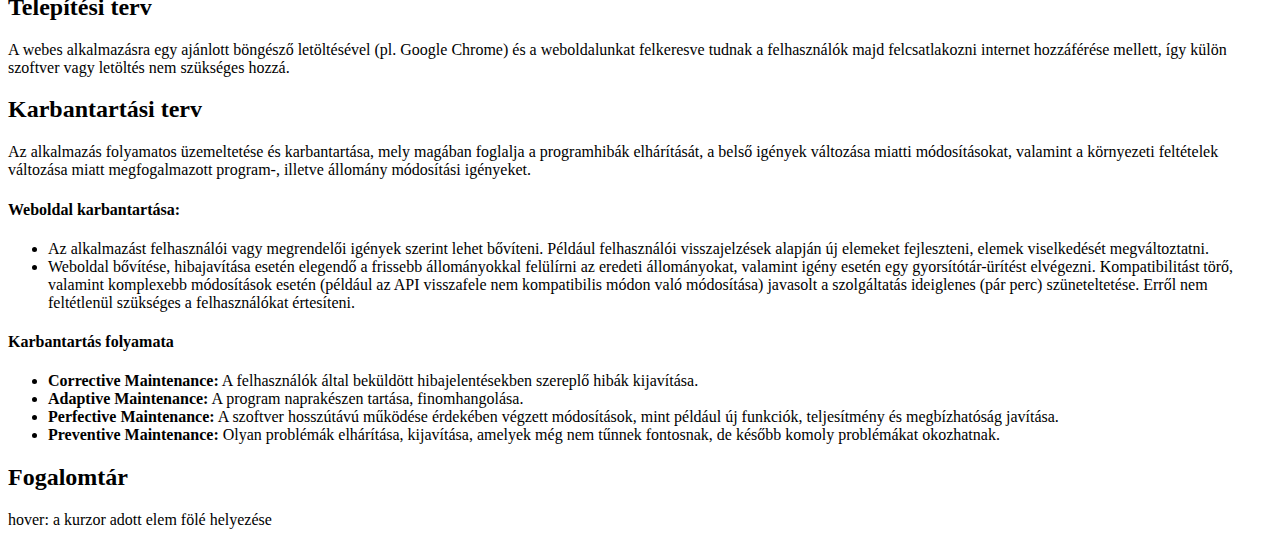
<file: Documentation/Rendszerterv.html>
<!DOCTYPE html>
<html lang="hu">
<head>
    <meta charset="UTF-8">
    <title>Rendszerterv</title>
</head>

<body>
    <h1>Rendszerterv</h1>

    <h2>A rendszer célja</h2>
    <p>
        A rendszer legfőbb célja, hogy a felhasználó képes legyen tájékozódni a már bemutatott Star Wars filmekről és sorozatokról. Megtekintheti a borítókat, elolvashatja az összefoglalókat, a megjelenés idejét, illetve értékelheti is az adott filmet/sorozatot 5 csillagos rendszerrel.
        <br>Ezáltal a felhasználó könnyen hozzájuthat az általa keresett információhoz a filmekkel kapcsolatban, az összefoglalóknak köszönhetően felidézheti a kedvenc pillanatait, illetve átláthatja a trilógiák és a sorozatok idővonalát, amely a megjelenési évek és a történeti kronológia eltérése miatt nem egyszerű feladat.
        <br>Fontos cél továbbá, hogy az oldal minél több eszközről és böngészőből elérhető legyen, mindez reszponzív, felhasználóbarát és átlátható felületen, amelyet könnyű kezelni és karbantartani.
    </p>

    <h2>Projektterv</h2>
    <p>
        
        A felület HTML, CSS és JavaScript nyelveken fog készülni.
        <br>A weboldalt három fejlesztő együttes munkájával hozzuk működésbe:
        <ul>
        <li>Bakos Rózsa Ajándék: fejlesztés (elsősorban JS), dokumentáció, tesztelés</li>
        <li>Takács László István: fejlesztés (elsősorban HTML), dokumentáció, tesztelés</li>
        <li>Konyecsny Szonja Anilla: fejlesztés (elsősorban CSS), dokumentáció, tesztelés</li>
        </ul>
        <br>
        <br>MÉRFÖLDKÖVEK:
        <br>
        <br>1. Dokumentáció elkészítése
        <ul>
        <li>Követelmény specifikáció megírása</li>
        <li>Funkcionális specifikáció megírása</li>
        <li>Rendszerterv elkészítése</li>
        </ul>
        <br>2. Weboldal
        <ul>
        <li>Oldal vázának kialakítása</li>
        <li>Reszponzív felület léthehozása</li>
        <li>Dizájn kialakítása</li>
        <li>JavaScript funkciók implementálása</li>
        </ul>
    </p>

    <h2>Üzleti folyamatok modellje</h2>
    <p>
        1. Üzleti szereplők: felhasználók
    </p>
    <p>
        2. Üzleti folyamatok:
    <ul>
        <li>A felhasználó megkapja a weboldal elérhetőségét, majd felkeresi a felületet.</li>
        <li>Az oldalra érve megtekintheti az első Star Wars trilógiát.</li>
        <li>A felhasználó megtekintheti a megjelenő filmek borítóját, illetve a kártyákat megfordítva azok összefoglalóját is.</li>
        <li>A felhasználó pontozhatja (5 csillagos rendszerben) a filmeket, vagy tovább navigálhat más csoportokra, ahol ugyanezeket a tevékenységeket ismételheti.</li>
        <li>Végül a felhasználó visszatér az első Star Wars trilógiához.</li>
    </ul>
        3. Erőforrások:
        <ul>
            <li>Internetkapcsolat</li>
            <li>Böngésző</li>

        </ul>

    </p>

    <h2>Követelmények</h2>
    <p>
        Az oldal legfontosabb funkciója, amit a felhasználók elérnek, az egyes filmkártyák képei, amelyekről rögtön felismerhető az adott film, illetve a képkártyák hátoldalán lévő összefoglalás/előzetes, amely nem csak megismerteti a felhasználóval a filmet, de lehetőséget ad arra is, hogy a felhasználó értékelhesse az adott filmet 5 csillagos rendszerben.
        A kezelőfelület webes kialakítású, gombokkal illetve lenyíló menüvel léphetünk a weblap egyik oldaláról a másikra.
    </p>
    <p>
        <ul>
            <li>Könnyen üzemeltethető és karbantartható rendszer, ami egyszerő felülettel és dizájnnal rendelkezik</li>
            <li>Reszponzív dizájn, ami a legtöbb platformon rendeltetésszerűen működik</li>
            <li>Az egyszerre megjelenő filmek struktúrálása közös tulajdonságuk szerint, pl. az egy trilógiába tartozók egy lapon jelenjenek meg</li>
            <li>Legyen lapozható JavaScript funkció segítségével</li>
            <li>Az egyes filmek megjelenítése legyen érdekes/figyelemfelkeltő, forgatható kártyák által megvalósítva</li>
          </ul> 
    </p>
    <p>Rendszerre vonatkozó törvények, szabályok, ajánlások:</p>
    <p>
        1. Általános Információk 
        <br>Az Alkalmazáshoz való hozzáférést és annak használatát az alkalmazandó jogszabályok és a jelen Felhasználási Feltételek és Adatkezelési tájékoztató (a továbbiakban Felhasználási Feltételek) szabályozzák. 
        Az Alkalmazást letöltők és használók (a továbbiakban: a Felhasználók) elfogadják a jelen Felhasználási Feltételeket. 
        Amennyiben ezen Felhasználási Feltételeket és Adatkezelési Tájékoztatót nem fogadják el, nem jogosultak a regisztrációra és az Alkalmazás használatára.
        A jelen Felhasználási Feltételekre a magyar jog az irányadó, tekintet nélkül a nemzetközi magánjog előírásaira. 
        Az Alkalmazás Felhasználói kifejezetten hozzájárulnak ahhoz, hogy a jogvitákra a magyar hatóságoknak és bíróságoknak legyen kizárólagos joghatóságuk a magyar jog alapján.
    </p>
    <p>
        2. Szellemi tulajdon 
        <br>Az Alkalmazás és valamennyi kapcsolódó védjegy, szerzői jogi alkotás és egyéb – akár bejegyzett, akár be nem jegyzett – szellemi tulajdon (a továbbiakban együttesen: Szellemi Tulajdon) tulajdonosa az EKKE és/vagy EKKE Szolgáltató, valamint az alkalmazáshoz kedvezményt nyújtó partnerek.
        A Felhasználók az Alkalmazást a Szellemi Tulajdon maximális tiszteletben tartásával jogosultak használni. 
        A Szellemi Tulajdon kiterjed különösen, de nem kizárólagosan valamennyi szoftverre, logóra, márkajelre, márkanévre, fényképre, szövegre, grafikára, adatbázisra. 
        A Szellemi Tulajdonnak tilos bárminemű megsértése, bitorlása, másolása, átdolgozása és tilos azt bármilyen egyéb módon megsérteni, azt jogosulatlanul felhasználni, továbbadni, megterhelni, azzal bármilyen módon rendelkezni, visszaélni. 
        Ezen szabályok megsértése az Alkalmazás használati lehetőségeinek azonnali hatályú megszüntetése mellett a megfelelő jogi lépések megtételét – beleértve esetleges büntetőjogi lépések megtételét is – vonja maga után a Felhasználóval, más jogsértő személlyel szemben a Tulajdonos és/vagy a Szellemi Tulajdon egyéb jogosultjai által.
    </p>
    <p>
        3. Használat 
        <br>Az Alkalmazás Felhasználói 7 éven felüli természetes személyek lehetnek. 
        Az Alkalmazás díjmentesen vehető igénybe, kizárólag privát, azaz nem üzletszerű módon és célra, kizárólag a jelen Felhasználási Feltételek szerint. 
        Az Alkalmazás letöltéséért és használatáért az adatforgalmat biztosító szolgáltató külön díjat számíthat fel.
        Az ezzel kapcsolatos esetlegesen felmerülő költségek a Felhasználót terhelik. 
        A Felhasználási Feltételek és az Alkalmazás működésének a módosítására, az Alkalmazás működésének a megszüntetésére a Tulajdonos bármikor jogosult, a Felhasználó előzetes értesítése nélkül. 
        Az Alkalmazáshoz való hozzáférést a Tulajdonos bármikor visszavonhatja akár az adott Felhasználóra nézve, akár szélesebb körben vagy teljes körűen előzetes értesítés, figyelmeztetés nélkül.
    </p>
    <p>
        4. Felelősségi szabályok 
        <br>A Tulajdonos fenntartja magának a jogot arra, hogy amennyiben valamely Felhasználó részéről bármilyen manipulációt, tömegesen generált letöltést, illetve az Alkalmazás szellemével bármilyen módon összeférhetetlen vagy azt sértő magatartást tapasztal, vagy ennek megalapozott gyanúja felmerül, úgy a Felhasználót azonnali hatállyal kizárja az Alkalmazás felhasználói köréből.
        Az Alkalmazáshoz kapcsolódó adatbázis módosítása kizárólag az Üzemeltető által, illetve az Alkalmazást üzemeltető webkiszolgálón keresztül lehetséges. 
        Bármilyen külső, nem az Alkalmazás részeként elérhető eszközzel történő beavatkozás a Felhasználó azonnali kizárását eredményezi. 
        Ha a Felhasználó az Alkalmazást használat közben bezárja, vagy ha a kapcsolat (bármely okból) megszakad a kiszolgáló webhelyével, abban az esetben az adatok elvesztéséért a Tulajdonos semmilyen felelősséget nem vállal. 
        A Tulajdonos és az Üzemeltető a rendelkezésére álló eszközökkel biztosítja, hogy az Alkalmazás használata technikai szempontból biztonságosnak minősüljön. 
        Az Alkalmazáshoz való csatlakozás miatt bekövetkező károkért, az internetes hálózat esetleges üzemkimaradásából, az elérési út hibájából, bármely nem várt technikai hibából eredő adatvesztésért, vírusból, vagy más károkért a Tulajdonos nem felelős. 
        A Felhasználóknak minden esetben fel kell mérniük, hogy rendelkeznek-e az Alkalmazás használatához szükséges ismeretekkel, technikai követelményekkel és teljesítményekkel.
    </p>

    <h2>Funkcionális terv</h2>
    <p>
        1. Rendszerszereplők:
        <br>
        <br>- felhasználó:
        <ul>
            <li>Meglátogathatja  a weboldalt</li>
            <li>Megtekintheti a filmkártyákat</li>
            <li>Navigálhat a filmkártyák között</li>
            <li>Értékelheti az egyes filmeket</li>
            <li>Navigálhat a franchise-ok között</li>
            
        </ul>
        2. Menü-hierarchiák:
        <ul>
            <li>Kezdőoldal</li>
            <li>Navigációs fejléc</li>
            <li>Filmkártyák</li>
            <li>Értékelő felület</li>           
        </ul>

    </p>

    <h2>Fizikai környezet</h2>
        <p>
            Az alkalmazás webes platforma készült, böngészőben lehet majd megnyitni, ezekben rendeltetésszerűen működik.
            Nincsenek sem megvásárolt komoponenseink, sem mikrotranzakcióink.
        </p>
        <b>            
            Az eszközök melyeket a fejlesztéshez használtunk:
        </b>
        <ul>
            <li>Visual Studio Code</li>
            <li>Notepad</li>
            <li>Github</li>
            <li>Github Desktop</li>
        </ul>
    <h2>Absztrakt domain modell</h2>
    <p>
    <ul>
        <li>A rendszert a felhasználó egy webes felületen érheti el.</li>
        <li>Amikor a felhasználó először fellép az oldalra, az első (eredeti) Star Wars trilógia fogadja, majd könnyedén navigálhat az egyes trilógiák, önálló filmek és sorozatok között.</li>
        <li>A filmkártyák forgatásával a felhasználó megtekinthtei a film borítóját és a leírását.</li>
        <li>A felhasználó értékelheti is az adott filmet/sorozatot 5 csillagos rendszer használatával.</li>
    </ul>
    </p>

    <h2>Architekturális terv</h2>
    <p>
        A rendszer megfelelő működéséhez szükségünk van a weboldalhoz tartozó HTML, CSS és Javascript fájlokra.
        <br>A felhasználó forgathatja a kártyákat, melyeknek mindkét oldala információt tartalmaz, illetve navigálhat a filmcsoportok között, az egyes filmekre csillagokkal (max 5) szavazhat.
    </p>

    <h2>Implementációs terv</h2>
        <p>
            A webes felület HTML és CSS nyelven fog készülni, Javascript segítségével.
            A technológiákat amennyire lehet, külön-külön fájlokba rendszerezzük,
            és úgy kapcsoljuk őket össze a jobb átláthatóság és a többszöri könnyebb felhasználhatóság érdekében.
        </p>

    <h2>Tesztterv</h2>
        <p>
            A teszt célja a weboldal helyességének és megfelelő módon történő működésének ellenőrzése,
            illetve a rendszer által megvalósított üzleti szolgáltatások verifikálása.
        </p>
        <h4>Unit és Alfa teszt:</h4>
            <p>
                Elsődleges célja az eddig meglévő funkciók különböző böngészőkkel való kompatibilitásának tesztelése folyamatosan, még a fejlesztés időtartama alatt. 
                Ezt a tesztet a fejlesztők végzik, és az eljárás akkor sikeres, ha a különböző funkciók megfelelően működnek a különböző böngészőkben és operációs rendszereken.
                A teszt időtartama nagyjából egy hét.
            </p>
        <h4>Beta teszt:</h4>
            <p>
                Ennek a tesztnek elsődleges célja a tesztelő felhasználók visszajelzései alapján a probléma vagy hiba kiküszöbölése.
                Ha hibát találnak, a fejlesztők feladata a Beta teszt időszakában a lehető leghamarabb kijavítani azt.
                Eredetileg nagyjából egy hét jut erre a tesztelési formára is, de ha túl sok hiba merül fel, akkor elhúzódhat.
                A tesztet az elfogultság elkerülése érdekében nem a fejlesztők végzik, ettől függetlenül ki kell próbálni a programot lehetőség szerint Windows-on, Linux-on és MacOS-en egyaránt, 
                valamint ezeken belül a lehető legtöbb böngészőben is, mint például Microsoft Edge-ben, Google Chrome-ban, Mozilla Firefox-ban, Safari-ban, illetve Opera-ban.
            </p>
        <h4>Tesztelendő funkciók</h4>
            <p>
                <ul>
                    <li>Vizuális funkciók működése (CSS)</li>
                    <li>Navigációs funkciók és elrendezés működése (JS)</li>
                    <li>Különböző böngészőkben való működés tesztelése</li>
                    <li>Szoftveres és hardveres erőforrásigény felmérése</li>
                </ul>
            </p>

    <h2>Telepítési terv</h2>
        <p>
            A webes alkalmazásra egy ajánlott böngésző letöltésével (pl. Google Chrome)
            és a weboldalunkat felkeresve tudnak a felhasználók majd felcsatlakozni internet hozzáférése mellett,
            így külön szoftver vagy letöltés nem szükséges hozzá.
        </p>
        
    <h2>Karbantartási terv</h2>
        <p>
            Az alkalmazás folyamatos üzemeltetése és karbantartása, mely magában foglalja a programhibák elhárítását, a belső igények változása miatti módosításokat, valamint a környezeti feltételek változása miatt megfogalmazott program-, illetve állomány módosítási igényeket.
        </p>
        <h4>Weboldal karbantartása:</h4>
        <ul>
            <li>Az alkalmazást felhasználói vagy megrendelői igények szerint lehet bővíteni. Például felhasználói visszajelzések alapján új elemeket fejleszteni, elemek viselkedését megváltoztatni.</li>
            <li>Weboldal bővítése, hibajavítása esetén elegendő a frissebb állományokkal felülírni az eredeti állományokat, valamint igény esetén egy gyorsítótár-ürítést elvégezni. Kompatibilitást törő, valamint komplexebb módosítások esetén (például az API visszafele nem kompatibilis módon való módosítása) javasolt a szolgáltatás ideiglenes (pár perc) szüneteltetése. Erről nem feltétlenül szükséges a felhasználókat értesíteni.</li>
        </ul>
        <h4>Karbantartás folyamata</h4>
        <ul>
            <li><b>Corrective Maintenance:</b> A felhasználók által beküldött hibajelentésekben szereplő hibák kijavítása.</li>
            <li><b>Adaptive Maintenance:</b> A program naprakészen tartása, finomhangolása.</li>
            <li><b>Perfective Maintenance:</b> A szoftver hosszútávú működése érdekében végzett módosítások, mint például új funkciók, teljesítmény és megbízhatóság javítása.</li>
            <li><b>Preventive Maintenance:</b> Olyan problémák elhárítása, kijavítása, amelyek még nem tűnnek fontosnak, de később komoly problémákat okozhatnak.</li>
        </ul>
    <h2>Fogalomtár</h2>
    <p>
        hover: a kurzor adott elem fölé helyezése
    </p>
</body>
</html>
</file>
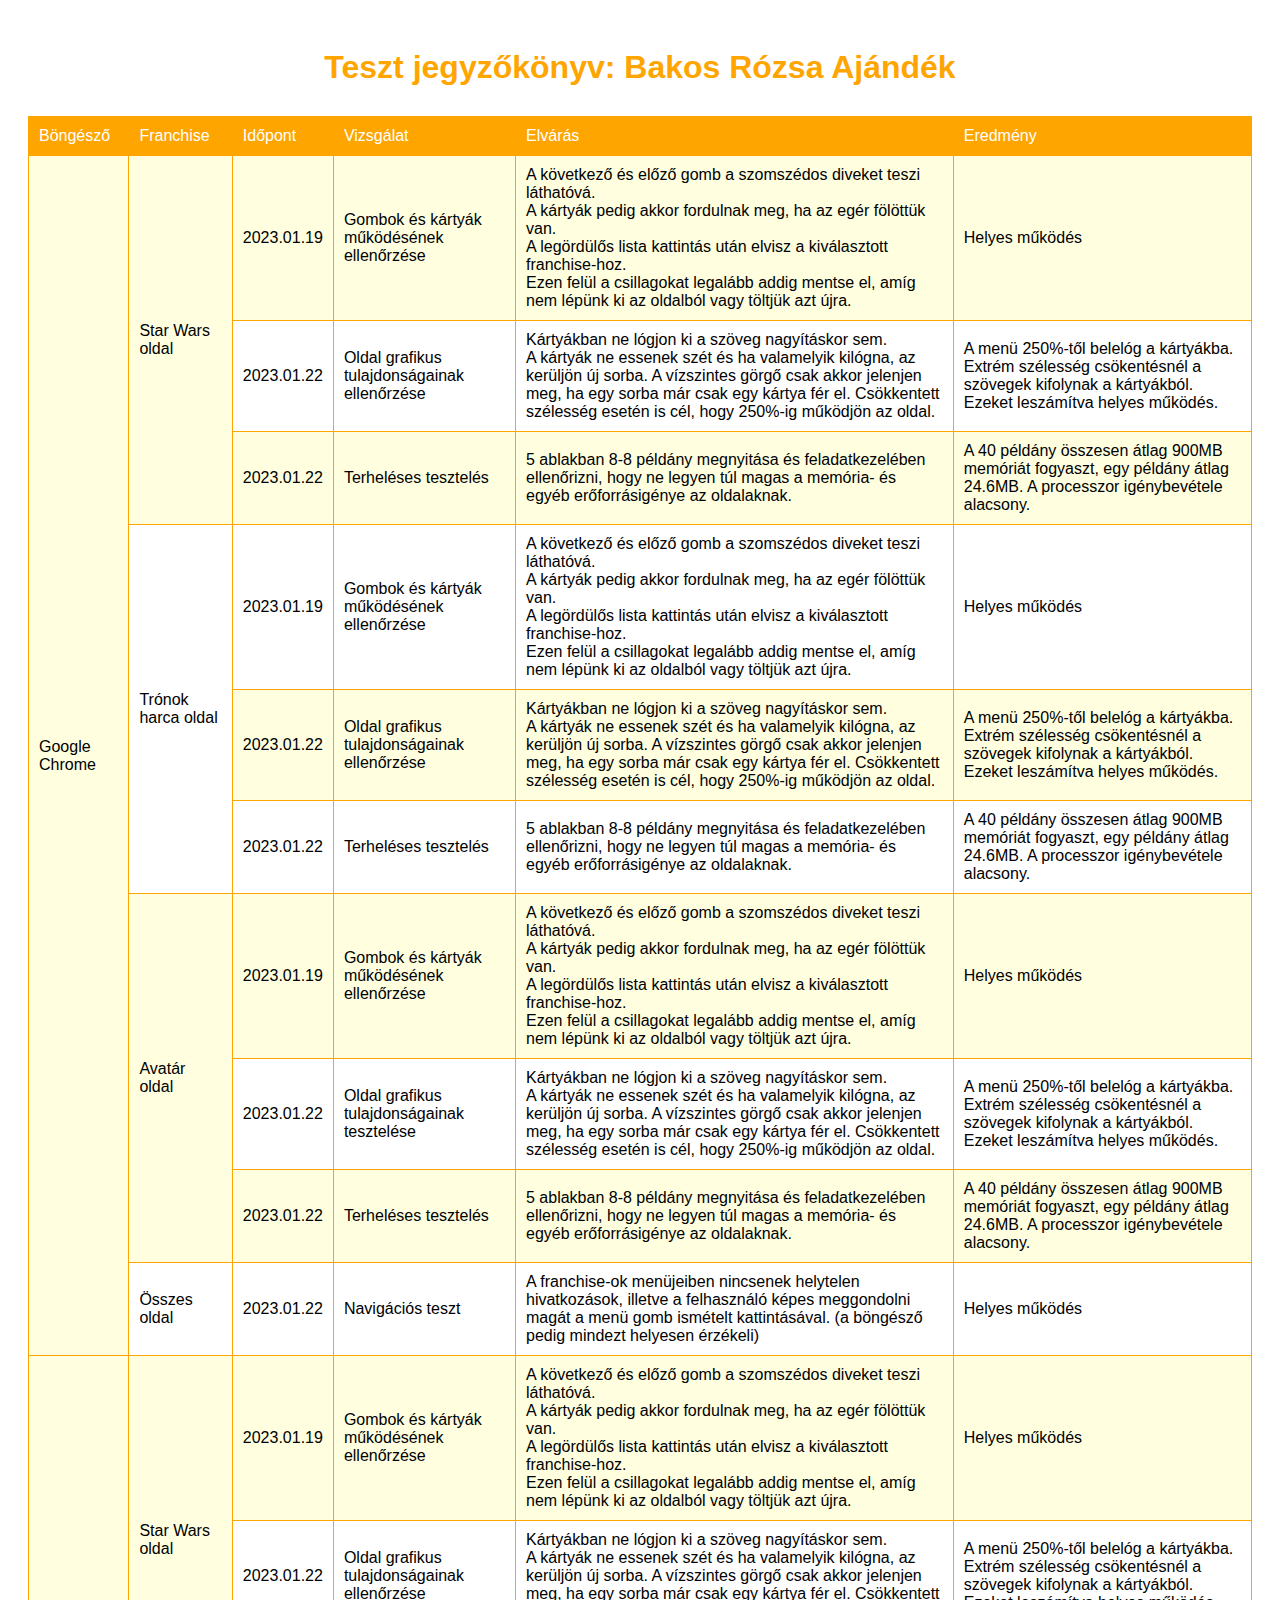
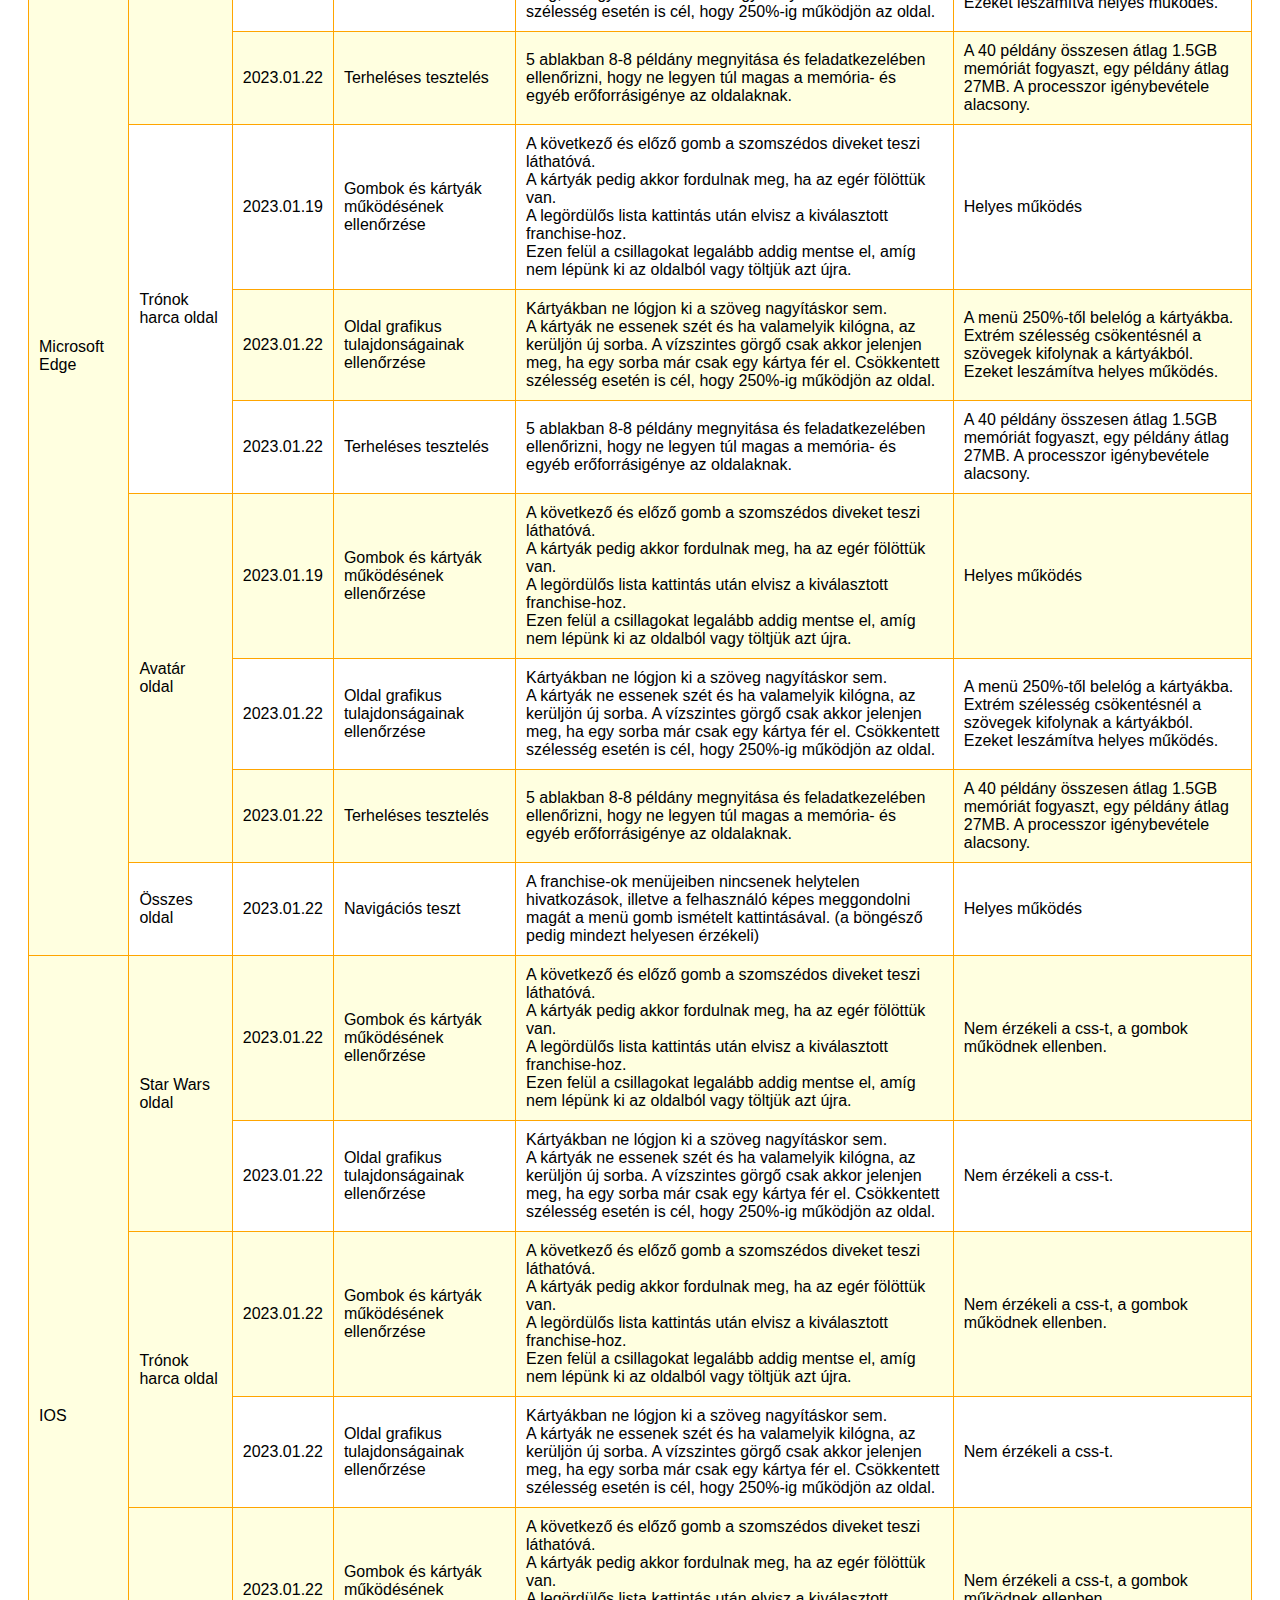
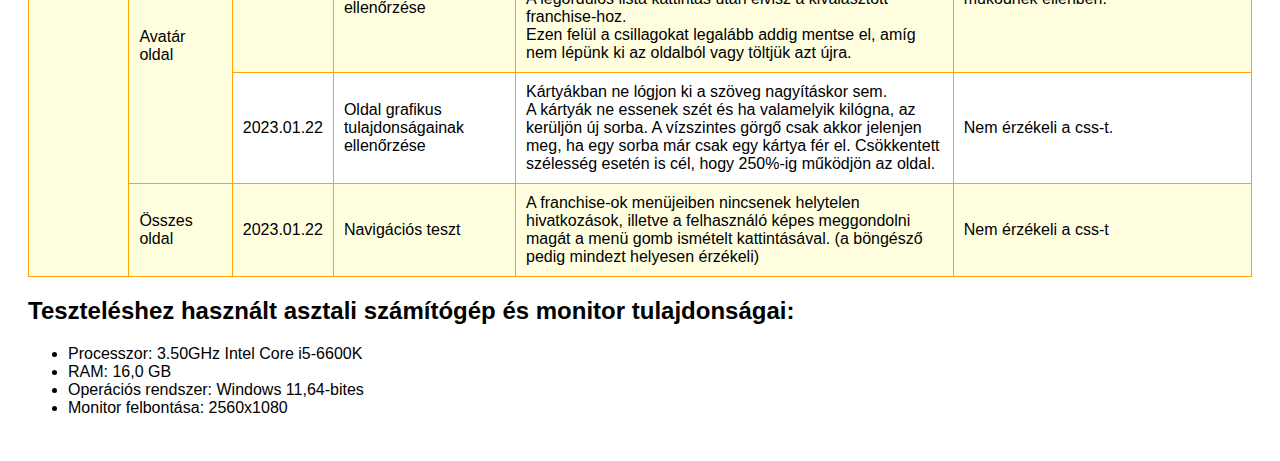
<file: Documentation/TesztJegyzokony_Rózsa.html>
<!DOCTYPE html>
<html lang="hu">
<head>
    <meta charset="UTF-8">
    <title>Bakos Rózsa ~ tesztjegyzőkönyv</title>
    <style>
body {
  font-family: Arial, sans-serif;
  background-color: white;
  padding: 20px;
}

h1 {
  text-align: center;
  color: #FFA500;
  margin-bottom: 30px;
}

table {
  width: 100%;
  margin-bottom: 20px;
  border: 1px solid #FFA500;
  border-collapse: collapse;
}

th, td {
  padding: 10px;
  text-align: left;
  border: 1px solid #FFA500;
}

th {
  background-color: #FFA500;
  color: white;
}

tr:nth-child(even) {
  background-color: #FFFFE0;
}

tr.header {
  background-color: #FFA500;
  color: white;
}
    </style>
</head>

<body>
    <h1>Teszt jegyzőkönyv: Bakos Rózsa Ajándék</h1>
    <table>
      <tr class="header">
        <td>Böngésző</td>
        <td>Franchise</td>
        <td>Időpont</td>
        <td>Vizsgálat</td>
        <td>Elvárás</td>
        <td>Eredmény</td>
      </tr>
      <tr>
        <td rowspan="10">Google Chrome</td>
        <td rowspan="3">Star Wars oldal</td>
        <td>2023.01.19</td>
        <td>Gombok és kártyák működésének ellenőrzése</td>
        <td>A következő és előző gomb a szomszédos diveket teszi láthatóvá.<br>A kártyák pedig akkor fordulnak meg, ha az egér fölöttük van.<br>A  legördülős lista kattintás után elvisz a kiválasztott franchise-hoz.<br>Ezen felül a csillagokat legalább addig mentse el, amíg nem lépünk ki az oldalból vagy töltjük azt újra.</td>
        <td>Helyes működés</td>
      </tr>
      <tr>
        <td>2023.01.22</td>
        <td>Oldal grafikus tulajdonságainak ellenőrzése</td>
        <td>Kártyákban ne lógjon ki a szöveg nagyításkor sem.<br>A kártyák ne essenek szét és ha valamelyik kilógna, az kerüljön új sorba. A vízszintes görgő csak akkor jelenjen meg, ha egy sorba már csak egy kártya fér el. Csökkentett szélesség esetén is cél, hogy 250%-ig működjön az oldal.</td>
        <td>A menü 250%-től belelóg a kártyákba. Extrém szélesség csökentésnél a szövegek kifolynak a kártyákból. Ezeket leszámítva helyes működés.</td>
      </tr>
      <tr>
        <td>2023.01.22</td>
        <td>Terheléses tesztelés</td>
        <td>5 ablakban 8-8 példány megnyitása és feladatkezelében ellenőrizni, hogy ne legyen túl magas a memória- és egyéb erőforrásigénye az oldalaknak.</td>
        <td>A 40 példány összesen átlag 900MB memóriát fogyaszt, egy példány átlag 24.6MB. A processzor igénybevétele alacsony.</td>
      </tr>
      <tr>
        <td rowspan="3">Trónok harca oldal</td>
        <td>2023.01.19</td>
        <td>Gombok és kártyák működésének ellenőrzése</td>
        <td>A következő és előző gomb a szomszédos diveket teszi láthatóvá.<br>A kártyák pedig akkor fordulnak meg, ha az egér fölöttük van.<br>A  legördülős lista kattintás után elvisz a kiválasztott franchise-hoz.<br>Ezen felül a csillagokat legalább addig mentse el, amíg nem lépünk ki az oldalból vagy töltjük azt újra.</td>
        <td>Helyes működés</td>
      </tr>
      <tr>
        <td>2023.01.22</td>
        <td>Oldal grafikus tulajdonságainak ellenőrzése</td>
        <td>Kártyákban ne lógjon ki a szöveg nagyításkor sem.<br>A kártyák ne essenek szét és ha valamelyik kilógna, az kerüljön új sorba. A vízszintes görgő csak akkor jelenjen meg, ha egy sorba már csak egy kártya fér el. Csökkentett szélesség esetén is cél, hogy 250%-ig működjön az oldal.</td>
        <td>A menü 250%-től belelóg a kártyákba. Extrém szélesség csökentésnél a szövegek kifolynak a kártyákból. Ezeket leszámítva helyes működés.</td>
      </tr>
      <tr>
        <td>2023.01.22</td>
        <td>Terheléses tesztelés</td>
        <td>5 ablakban 8-8 példány megnyitása és feladatkezelében ellenőrizni, hogy ne legyen túl magas a memória- és egyéb erőforrásigénye az oldalaknak.</td>
        <td>A 40 példány összesen átlag 900MB memóriát fogyaszt, egy példány átlag 24.6MB. A processzor igénybevétele alacsony.</td>
      </tr>
      <tr>
        <td rowspan="3">Avatár oldal</td>
        <td>2023.01.19</td>
        <td>Gombok és kártyák működésének ellenőrzése</td>
        <td>A következő és előző gomb a szomszédos diveket teszi láthatóvá.<br>A kártyák pedig akkor fordulnak meg, ha az egér fölöttük van.<br>A  legördülős lista kattintás után elvisz a kiválasztott franchise-hoz.<br>Ezen felül a csillagokat legalább addig mentse el, amíg nem lépünk ki az oldalból vagy töltjük azt újra.</td>
        <td>Helyes működés</td>
      </tr>
      <tr>
        <td>2023.01.22</td>
        <td>Oldal grafikus tulajdonságainak tesztelése</td>
        <td>Kártyákban ne lógjon ki a szöveg nagyításkor sem.<br>A kártyák ne essenek szét és ha valamelyik kilógna, az kerüljön új sorba. A vízszintes görgő csak akkor jelenjen meg, ha egy sorba már csak egy kártya fér el. Csökkentett szélesség esetén is cél, hogy 250%-ig működjön az oldal.</td>
        <td>A menü 250%-től belelóg a kártyákba. Extrém szélesség csökentésnél a szövegek kifolynak a kártyákból. Ezeket leszámítva helyes működés.</td>
      </tr>
      <tr>
        <td>2023.01.22</td>
        <td>Terheléses tesztelés</td>
        <td>5 ablakban 8-8 példány megnyitása és feladatkezelében ellenőrizni, hogy ne legyen túl magas a memória- és egyéb erőforrásigénye az oldalaknak.</td>
        <td>A 40 példány összesen átlag 900MB memóriát fogyaszt, egy példány átlag 24.6MB. A processzor igénybevétele alacsony.</td>
      </tr>
      <tr>
        <td>Összes oldal</td>
        <td>2023.01.22</td>
        <td>Navigációs teszt</td>
        <td>A franchise-ok menüjeiben nincsenek helytelen hivatkozások, illetve a felhasználó képes meggondolni magát a menü gomb ismételt kattintásával. (a böngésző pedig mindezt helyesen érzékeli)</td>
        <td>Helyes működés</td>
      </tr>

      <tr>
        <td rowspan="10">Microsoft Edge</td>
        <td rowspan="3">Star Wars oldal</td>
        <td>2023.01.19</td>
        <td>Gombok és kártyák működésének ellenőrzése</td>
        <td>A következő és előző gomb a szomszédos diveket teszi láthatóvá.<br>A kártyák pedig akkor fordulnak meg, ha az egér fölöttük van.<br>A  legördülős lista kattintás után elvisz a kiválasztott franchise-hoz.<br>Ezen felül a csillagokat legalább addig mentse el, amíg nem lépünk ki az oldalból vagy töltjük azt újra.</td>
        <td>Helyes működés</td>
      </tr>
      <tr>
        <td>2023.01.22</td>
        <td>Oldal grafikus tulajdonságainak ellenőrzése</td>
        <td>Kártyákban ne lógjon ki a szöveg nagyításkor sem.<br>A kártyák ne essenek szét és ha valamelyik kilógna, az kerüljön új sorba. A vízszintes görgő csak akkor jelenjen meg, ha egy sorba már csak egy kártya fér el. Csökkentett szélesség esetén is cél, hogy 250%-ig működjön az oldal.</td>
        <td>A menü 250%-től belelóg a kártyákba. Extrém szélesség csökentésnél a szövegek kifolynak a kártyákból. Ezeket leszámítva helyes működés.</td>
      </tr>
      <tr>
        <td>2023.01.22</td>
        <td>Terheléses tesztelés</td>
        <td>5 ablakban 8-8 példány megnyitása és feladatkezelében ellenőrizni, hogy ne legyen túl magas a memória- és egyéb erőforrásigénye az oldalaknak.</td>
        <td>A 40 példány összesen átlag 1.5GB memóriát fogyaszt, egy példány átlag 27MB. A processzor igénybevétele alacsony.</td>
      </tr>
      <tr>
        <td rowspan="3">Trónok harca oldal</td>
        <td>2023.01.19</td>
        <td>Gombok és kártyák működésének ellenőrzése</td>
        <td>A következő és előző gomb a szomszédos diveket teszi láthatóvá.<br>A kártyák pedig akkor fordulnak meg, ha az egér fölöttük van.<br>A  legördülős lista kattintás után elvisz a kiválasztott franchise-hoz.<br>Ezen felül a csillagokat legalább addig mentse el, amíg nem lépünk ki az oldalból vagy töltjük azt újra.</td>
        <td>Helyes működés</td>
      </tr>
      <tr>
        <td>2023.01.22</td>
        <td>Oldal grafikus tulajdonságainak ellenőrzése</td>
        <td>Kártyákban ne lógjon ki a szöveg nagyításkor sem.<br>A kártyák ne essenek szét és ha valamelyik kilógna, az kerüljön új sorba. A vízszintes görgő csak akkor jelenjen meg, ha egy sorba már csak egy kártya fér el. Csökkentett szélesség esetén is cél, hogy 250%-ig működjön az oldal.</td>
        <td>A menü 250%-től belelóg a kártyákba. Extrém szélesség csökentésnél a szövegek kifolynak a kártyákból. Ezeket leszámítva helyes működés.</td>
      </tr>
      <tr>
        <td>2023.01.22</td>
        <td>Terheléses tesztelés</td>
        <td>5 ablakban 8-8 példány megnyitása és feladatkezelében ellenőrizni, hogy ne legyen túl magas a memória- és egyéb erőforrásigénye az oldalaknak.</td>
        <td>A 40 példány összesen átlag 1.5GB memóriát fogyaszt, egy példány átlag 27MB. A processzor igénybevétele alacsony.</td>
      </tr>
      <tr>
        <td rowspan="3">Avatár oldal</td>
        <td>2023.01.19</td>
        <td>Gombok és kártyák működésének ellenőrzése</td>
        <td>A következő és előző gomb a szomszédos diveket teszi láthatóvá.<br>A kártyák pedig akkor fordulnak meg, ha az egér fölöttük van.<br>A  legördülős lista kattintás után elvisz a kiválasztott franchise-hoz.<br>Ezen felül a csillagokat legalább addig mentse el, amíg nem lépünk ki az oldalból vagy töltjük azt újra.</td>
        <td>Helyes működés</td>
      </tr>
      <tr>
        <td>2023.01.22</td>
        <td>Oldal grafikus tulajdonságainak ellenőrzése</td>
        <td>Kártyákban ne lógjon ki a szöveg nagyításkor sem.<br>A kártyák ne essenek szét és ha valamelyik kilógna, az kerüljön új sorba. A vízszintes görgő csak akkor jelenjen meg, ha egy sorba már csak egy kártya fér el. Csökkentett szélesség esetén is cél, hogy 250%-ig működjön az oldal.</td>
        <td>A menü 250%-től belelóg a kártyákba. Extrém szélesség csökentésnél a szövegek kifolynak a kártyákból. Ezeket leszámítva helyes működés.</td>
      </tr>
      <tr>
        <td>2023.01.22</td>
        <td>Terheléses tesztelés</td>
        <td>5 ablakban 8-8 példány megnyitása és feladatkezelében ellenőrizni, hogy ne legyen túl magas a memória- és egyéb erőforrásigénye az oldalaknak.</td>
        <td>A 40 példány összesen átlag 1.5GB memóriát fogyaszt, egy példány átlag 27MB. A processzor igénybevétele alacsony.</td>
      </tr>
      <tr>
        <td>Összes oldal</td>
        <td>2023.01.22</td>
        <td>Navigációs teszt</td>
        <td>A franchise-ok menüjeiben nincsenek helytelen hivatkozások, illetve a felhasználó képes meggondolni magát a menü gomb ismételt kattintásával. (a böngésző pedig mindezt helyesen érzékeli)</td>
        <td>Helyes működés</td>
      </tr>


      <td rowspan="7">IOS</td>
      <td rowspan="2">Star Wars oldal</td>
      <td>2023.01.22</td>
      <td>Gombok és kártyák működésének ellenőrzése</td>
      <td>A következő és előző gomb a szomszédos diveket teszi láthatóvá.<br>A kártyák pedig akkor fordulnak meg, ha az egér fölöttük van.<br>A  legördülős lista kattintás után elvisz a kiválasztott franchise-hoz.<br>Ezen felül a csillagokat legalább addig mentse el, amíg nem lépünk ki az oldalból vagy töltjük azt újra.</td>
      <td>Nem érzékeli a css-t, a gombok működnek ellenben.</td>
    </tr>
    <tr>
      <td>2023.01.22</td>
      <td>Oldal grafikus tulajdonságainak ellenőrzése</td>
      <td>Kártyákban ne lógjon ki a szöveg nagyításkor sem.<br>A kártyák ne essenek szét és ha valamelyik kilógna, az kerüljön új sorba. A vízszintes görgő csak akkor jelenjen meg, ha egy sorba már csak egy kártya fér el. Csökkentett szélesség esetén is cél, hogy 250%-ig működjön az oldal.</td>
      <td>Nem érzékeli a css-t.</td>
    </tr>
    <tr>
      <td rowspan="2">Trónok harca oldal</td>
      <td>2023.01.22</td>
      <td>Gombok és kártyák működésének ellenőrzése</td>
      <td>A következő és előző gomb a szomszédos diveket teszi láthatóvá.<br>A kártyák pedig akkor fordulnak meg, ha az egér fölöttük van.<br>A  legördülős lista kattintás után elvisz a kiválasztott franchise-hoz.<br>Ezen felül a csillagokat legalább addig mentse el, amíg nem lépünk ki az oldalból vagy töltjük azt újra.</td>
      <td>Nem érzékeli a css-t, a gombok működnek ellenben.</td>
    </tr>
    <tr>
      <td>2023.01.22</td>
      <td>Oldal grafikus tulajdonságainak ellenőrzése</td>
      <td>Kártyákban ne lógjon ki a szöveg nagyításkor sem.<br>A kártyák ne essenek szét és ha valamelyik kilógna, az kerüljön új sorba. A vízszintes görgő csak akkor jelenjen meg, ha egy sorba már csak egy kártya fér el. Csökkentett szélesség esetén is cél, hogy 250%-ig működjön az oldal.</td>
      <td>Nem érzékeli a css-t.</td>
    </tr>
    <tr>
      <td rowspan="2">Avatár oldal</td>
      <td>2023.01.22</td>
      <td>Gombok és kártyák működésének ellenőrzése</td>
      <td>A következő és előző gomb a szomszédos diveket teszi láthatóvá.<br>A kártyák pedig akkor fordulnak meg, ha az egér fölöttük van.<br>A  legördülős lista kattintás után elvisz a kiválasztott franchise-hoz.<br>Ezen felül a csillagokat legalább addig mentse el, amíg nem lépünk ki az oldalból vagy töltjük azt újra.</td>
      <td>Nem érzékeli a css-t, a gombok működnek ellenben.</td>
    </tr>
    <tr>
      <td>2023.01.22</td>
      <td>Oldal grafikus tulajdonságainak ellenőrzése</td>
      <td>Kártyákban ne lógjon ki a szöveg nagyításkor sem.<br>A kártyák ne essenek szét és ha valamelyik kilógna, az kerüljön új sorba. A vízszintes görgő csak akkor jelenjen meg, ha egy sorba már csak egy kártya fér el. Csökkentett szélesség esetén is cél, hogy 250%-ig működjön az oldal.</td>
      <td>Nem érzékeli a css-t.</td>
    </tr>
    <tr>
      <td>Összes oldal</td>
      <td>2023.01.22</td>
      <td>Navigációs teszt</td>
      <td>A franchise-ok menüjeiben nincsenek helytelen hivatkozások, illetve a felhasználó képes meggondolni magát a menü gomb ismételt kattintásával. (a böngésző pedig mindezt helyesen érzékeli)</td>
      <td>Nem érzékeli a css-t</td>
    </tr>

    </table>
    <h2>Teszteléshez használt asztali számítógép és monitor tulajdonságai:</h2>
    <ul>
      <li>Processzor: 3.50GHz Intel Core i5-6600K</li>
      <li>RAM: 16,0 GB</li>
      <li>Operációs rendszer: Windows 11,64-bites</li>
      <li>Monitor felbontása: 2560x1080</li>
    </ul>
</body>
</html>
</file>
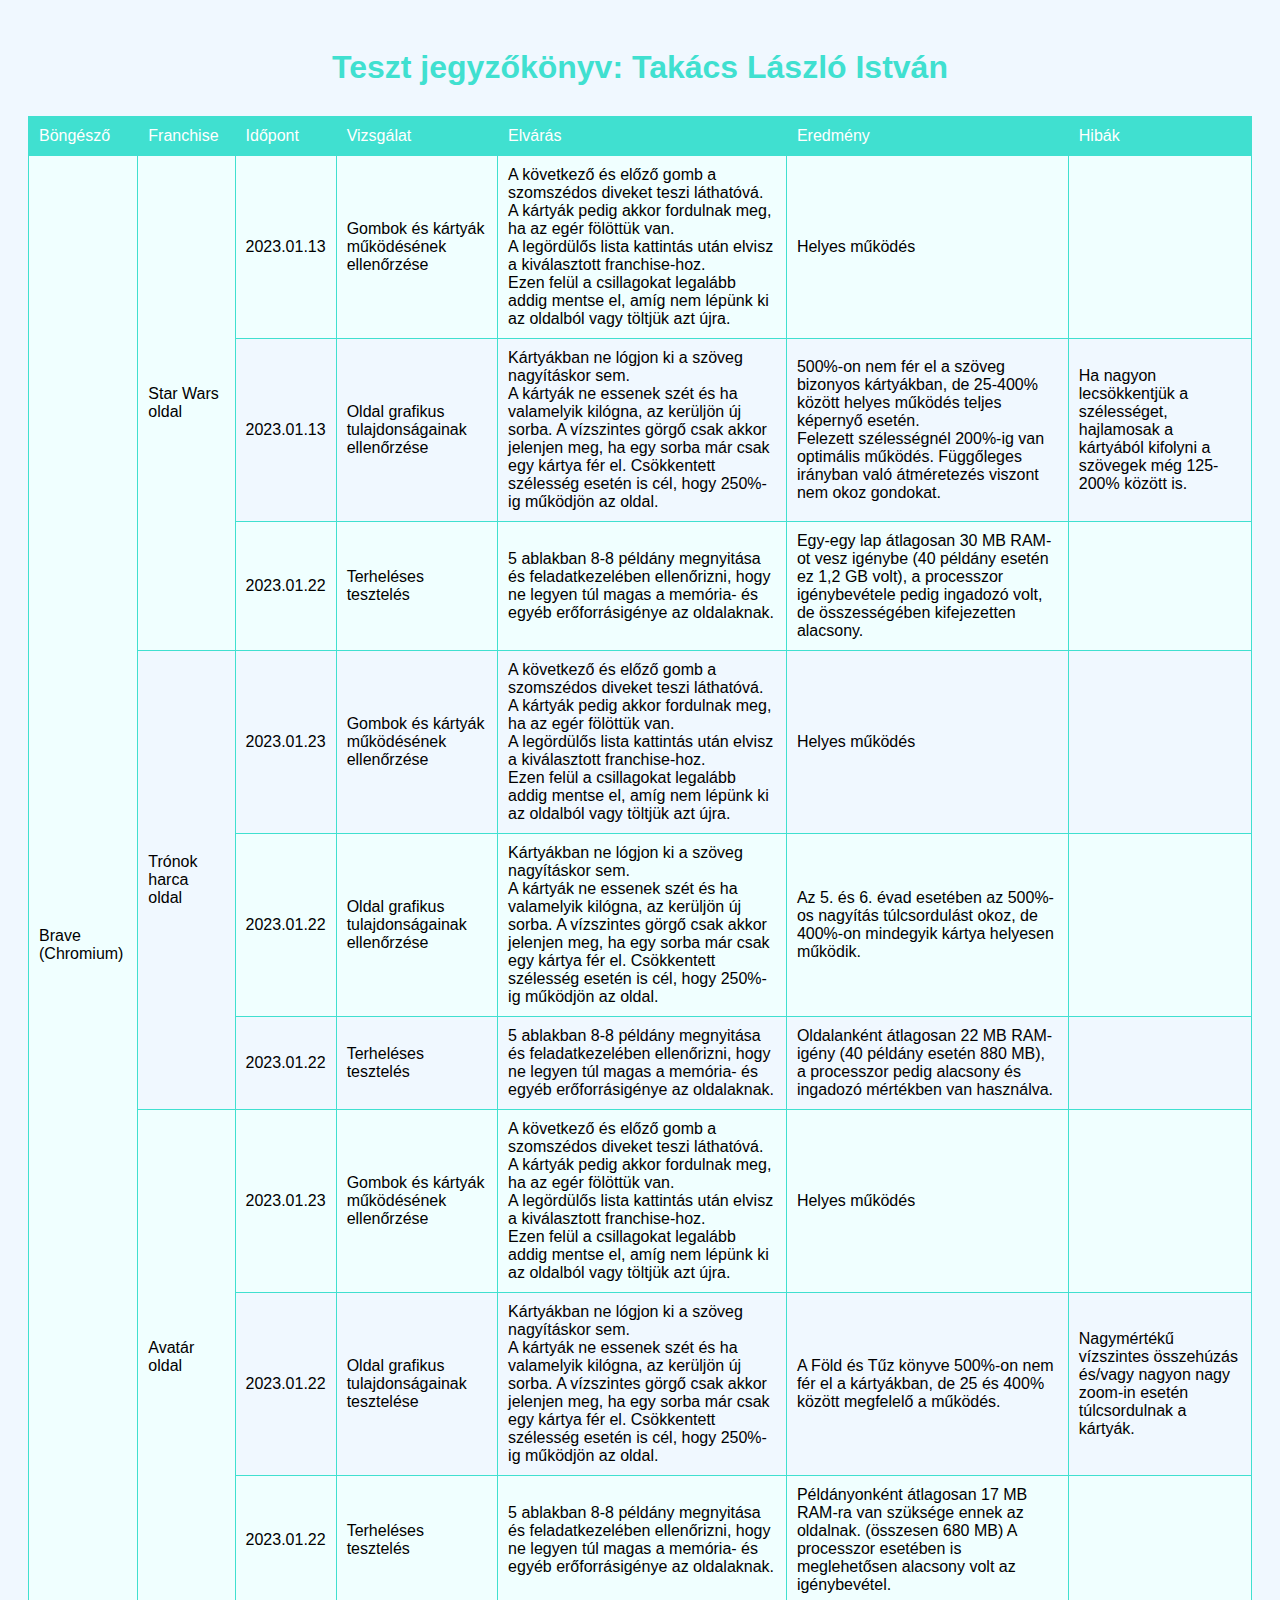
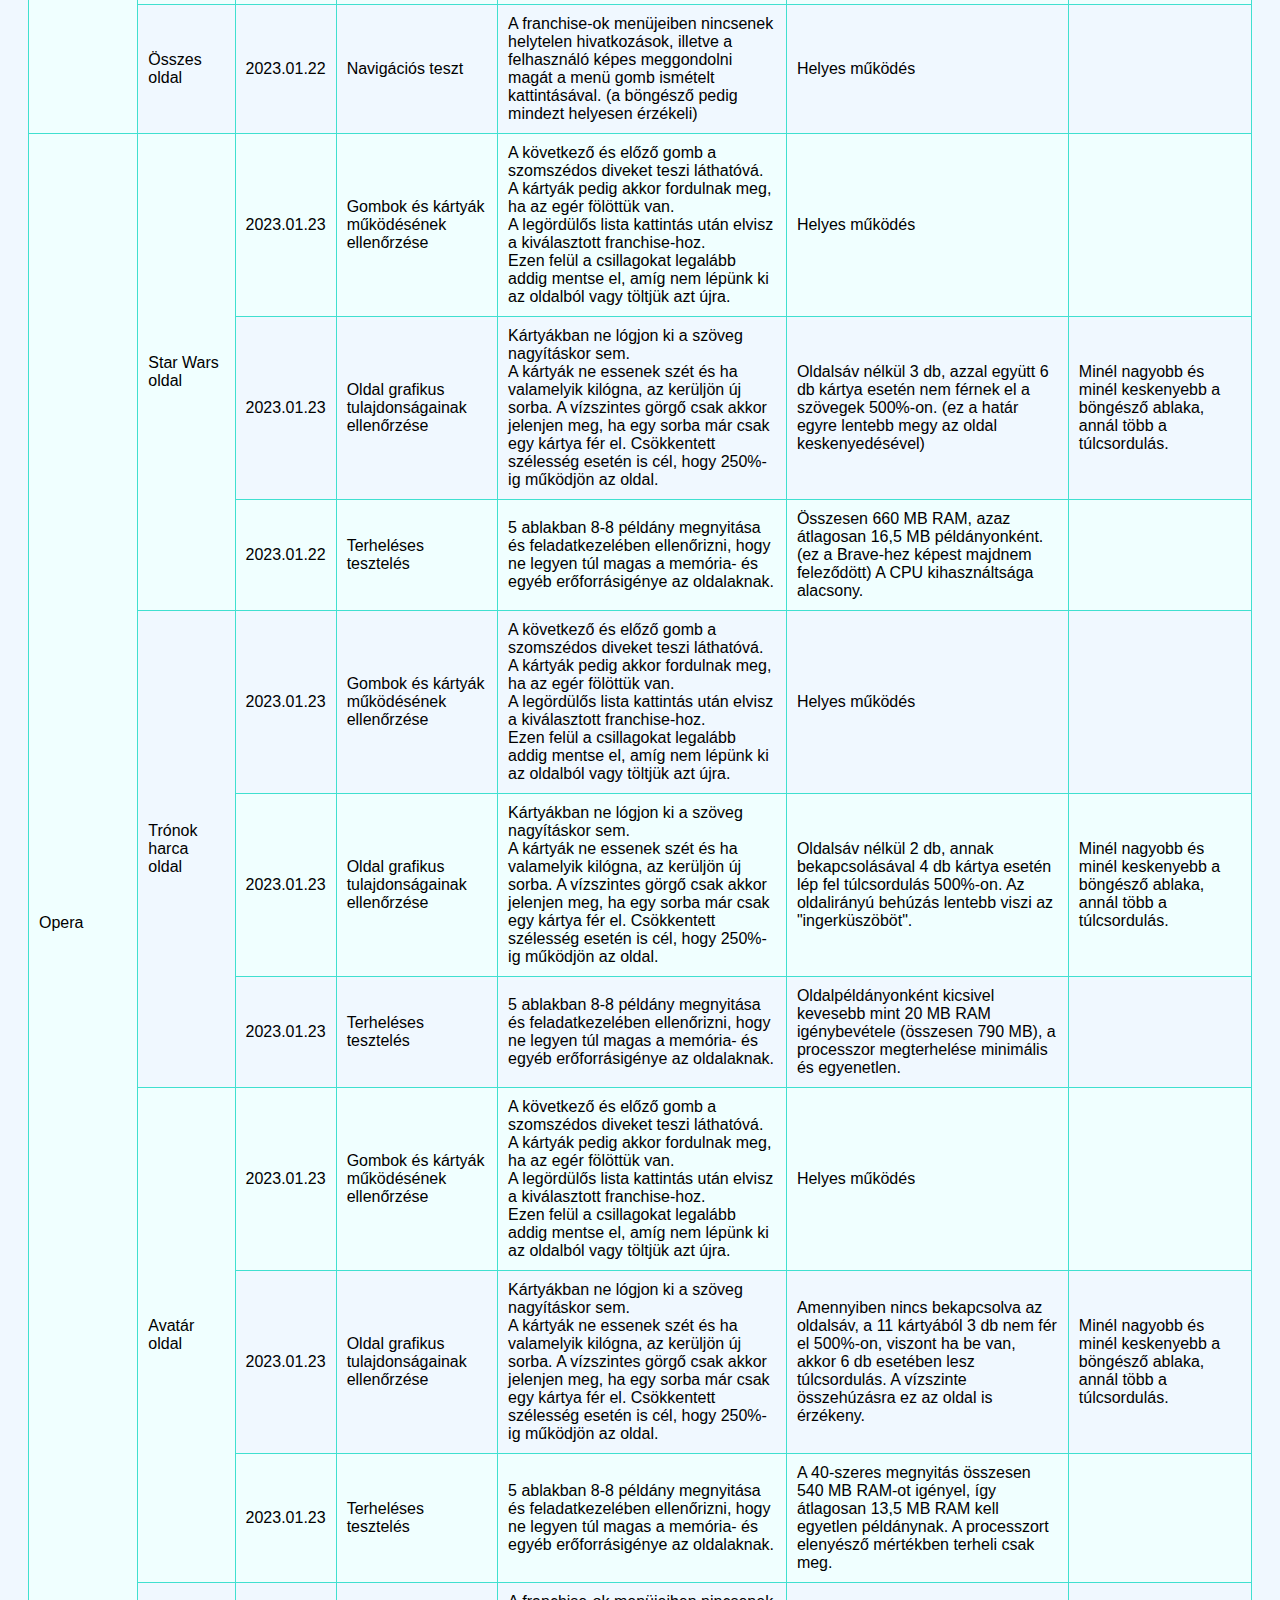
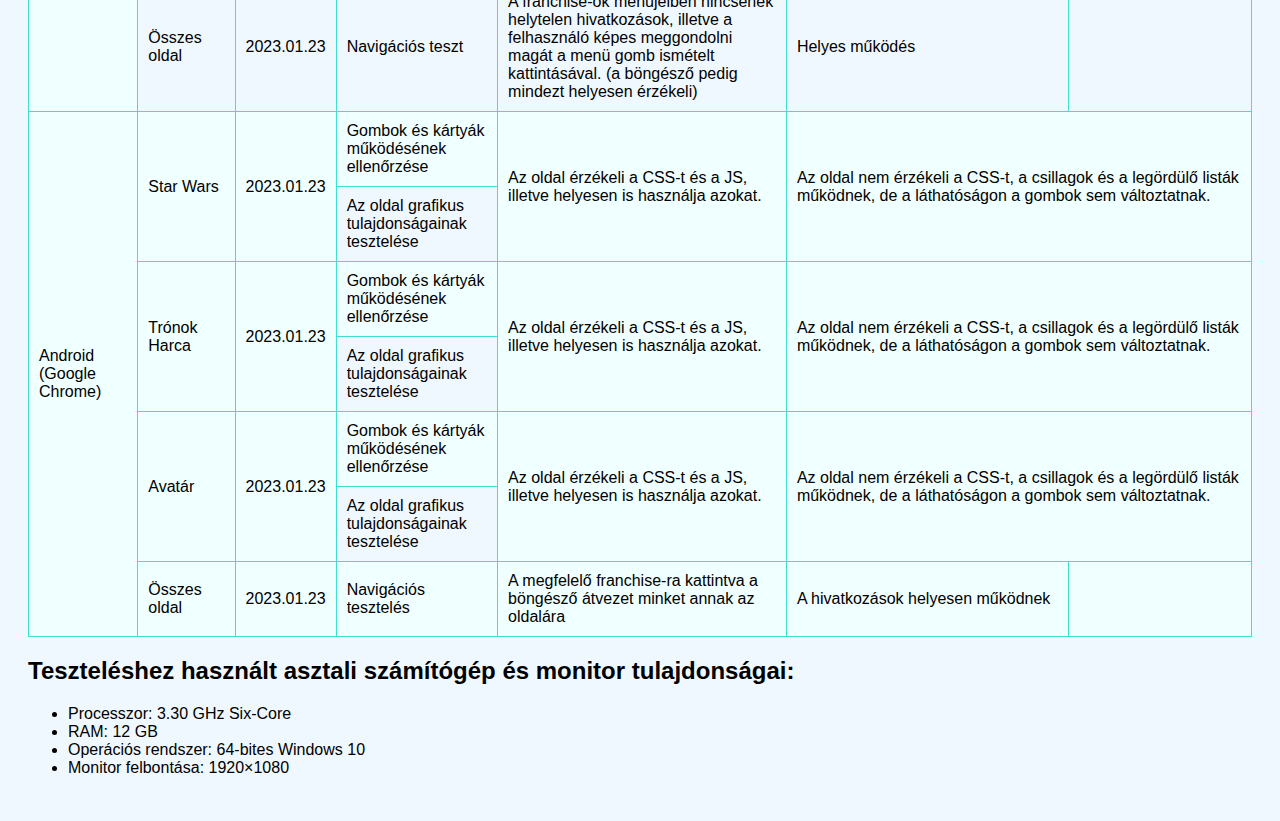
<file: Documentation/TesztJegyzokonyv_Laci.html>
<!DOCTYPE html>
<html lang="hu">
<head>
    <meta charset="UTF-8">
    <title>Takács László ~ tesztjegyzőkönyv</title>
    <style>
body {
  font-family: Arial, sans-serif;
  background-color: #f0f8ff;
  padding: 20px;
}

h1 {
  text-align: center;
  color: #40E0D0;
  margin-bottom: 30px;
}

table {
  width: 100%;
  margin-bottom: 20px;
  border: 1px solid #40E0D0;
  border-collapse: collapse;
}

th, td {
  padding: 10px;
  text-align: left;
  border: 1px solid #40E0D0;
}

th {
  background-color: #F5FFFA;
}

tr:nth-child(even) {
  background-color: #F0FFFF;
}

tr.header {
  background-color: #40E0D0;
  color: white;
}
    </style>
</head>

<body>
    <h1>Teszt jegyzőkönyv: Takács László István</h1>

    <table>
      <tr class="header">
        <td>Böngésző</td>
        <td>Franchise</td>
        <td>Időpont</td>
        <td>Vizsgálat</td>
        <td>Elvárás</td>
        <td>Eredmény</td>
        <td>Hibák</td>
      </tr>
      <tr>
        <td rowspan="10">Brave<br>(Chromium)</td>
        <td rowspan="3">Star Wars oldal</td>
        <td>2023.01.13</td>
        <td>Gombok és kártyák működésének ellenőrzése</td>
        <td>A következő és előző gomb a szomszédos diveket teszi láthatóvá.<br>A kártyák pedig akkor fordulnak meg, ha az egér fölöttük van.<br>A  legördülős lista kattintás után elvisz a kiválasztott franchise-hoz.<br>Ezen felül a csillagokat legalább addig mentse el, amíg nem lépünk ki az oldalból vagy töltjük azt újra.</td>
        <td>Helyes működés</td>
        <td></td>
      </tr>
      <tr>
        <td>2023.01.13</td>
        <td>Oldal grafikus tulajdonságainak ellenőrzése</td>
        <td>Kártyákban ne lógjon ki a szöveg nagyításkor sem.<br>A kártyák ne essenek szét és ha valamelyik kilógna, az kerüljön új sorba. A vízszintes görgő csak akkor jelenjen meg, ha egy sorba már csak egy kártya fér el. Csökkentett szélesség esetén is cél, hogy 250%-ig működjön az oldal.</td>
        <td>500%-on nem fér el a szöveg bizonyos kártyákban, de 25-400% között helyes működés teljes képernyő esetén.<br>Felezett szélességnél 200%-ig van optimális működés. Függőleges irányban való átméretezés viszont nem okoz gondokat.</td>
        <td>Ha nagyon lecsökkentjük a szélességet, hajlamosak a kártyából kifolyni a szövegek még 125-200% között is.</td>
      </tr>
      <tr>
        <td>2023.01.22</td>
        <td>Terheléses tesztelés</td>
        <td>5 ablakban 8-8 példány megnyitása és feladatkezelében ellenőrizni, hogy ne legyen túl magas a memória- és egyéb erőforrásigénye az oldalaknak.</td>
        <td>Egy-egy lap átlagosan 30 MB RAM-ot vesz igénybe (40 példány esetén ez 1,2 GB volt), a processzor igénybevétele pedig ingadozó volt, de összességében kifejezetten alacsony.</td>
        <td></td>
      </tr>
      <tr>
        <td rowspan="3">Trónok harca oldal</td>
        <td>2023.01.23</td>
        <td>Gombok és kártyák működésének ellenőrzése</td>
        <td>A következő és előző gomb a szomszédos diveket teszi láthatóvá.<br>A kártyák pedig akkor fordulnak meg, ha az egér fölöttük van.<br>A  legördülős lista kattintás után elvisz a kiválasztott franchise-hoz.<br>Ezen felül a csillagokat legalább addig mentse el, amíg nem lépünk ki az oldalból vagy töltjük azt újra.</td>
        <td>Helyes működés</td>
        <td></td>
      </tr>
      <tr>
        <td>2023.01.22</td>
        <td>Oldal grafikus tulajdonságainak ellenőrzése</td>
        <td>Kártyákban ne lógjon ki a szöveg nagyításkor sem.<br>A kártyák ne essenek szét és ha valamelyik kilógna, az kerüljön új sorba. A vízszintes görgő csak akkor jelenjen meg, ha egy sorba már csak egy kártya fér el. Csökkentett szélesség esetén is cél, hogy 250%-ig működjön az oldal.</td>
        <td>Az 5. és 6. évad esetében az 500%-os nagyítás túlcsordulást okoz, de 400%-on mindegyik kártya helyesen működik.</td>
        <td></td>
      </tr>
      <tr>
        <td>2023.01.22</td>
        <td>Terheléses tesztelés</td>
        <td>5 ablakban 8-8 példány megnyitása és feladatkezelében ellenőrizni, hogy ne legyen túl magas a memória- és egyéb erőforrásigénye az oldalaknak.</td>
        <td>Oldalanként átlagosan 22 MB RAM-igény (40 példány esetén 880 MB), a processzor pedig alacsony és ingadozó mértékben van használva.</td>
        <td></td>
      </tr>
      <tr>
        <td rowspan="3">Avatár oldal</td>
        <td>2023.01.23</td>
        <td>Gombok és kártyák működésének ellenőrzése</td>
        <td>A következő és előző gomb a szomszédos diveket teszi láthatóvá.<br>A kártyák pedig akkor fordulnak meg, ha az egér fölöttük van.<br>A  legördülős lista kattintás után elvisz a kiválasztott franchise-hoz.<br>Ezen felül a csillagokat legalább addig mentse el, amíg nem lépünk ki az oldalból vagy töltjük azt újra.</td>
        <td>Helyes működés</td>
        <td></td>
      </tr>
      <tr>
        <td>2023.01.22</td>
        <td>Oldal grafikus tulajdonságainak tesztelése</td>
        <td>Kártyákban ne lógjon ki a szöveg nagyításkor sem.<br>A kártyák ne essenek szét és ha valamelyik kilógna, az kerüljön új sorba. A vízszintes görgő csak akkor jelenjen meg, ha egy sorba már csak egy kártya fér el. Csökkentett szélesség esetén is cél, hogy 250%-ig működjön az oldal.</td>
        <td>A Föld és Tűz könyve 500%-on nem fér el a kártyákban, de 25 és 400% között megfelelő a működés.</td>
        <td>Nagymértékű vízszintes összehúzás és/vagy nagyon nagy zoom-in esetén túlcsordulnak a kártyák.</td>
      </tr>
      <tr>
        <td>2023.01.22</td>
        <td>Terheléses tesztelés</td>
        <td>5 ablakban 8-8 példány megnyitása és feladatkezelében ellenőrizni, hogy ne legyen túl magas a memória- és egyéb erőforrásigénye az oldalaknak.</td>
        <td>Példányonként átlagosan 17 MB RAM-ra van szüksége ennek az oldalnak. (összesen 680 MB) A processzor esetében is meglehetősen alacsony volt az igénybevétel.</td>
        <td></td>
      </tr>
      <tr>
        <td>Összes oldal</td>
        <td>2023.01.22</td>
        <td>Navigációs teszt</td>
        <td>A franchise-ok menüjeiben nincsenek helytelen hivatkozások, illetve a felhasználó képes meggondolni magát a menü gomb ismételt kattintásával. (a böngésző pedig mindezt helyesen érzékeli)</td>
        <td>Helyes működés</td>
        <td></td>
      </tr>

      <tr>
        <td rowspan="10">Opera</td>
        <td rowspan="3">Star Wars oldal</td>
        <td>2023.01.23</td>
        <td>Gombok és kártyák működésének ellenőrzése</td>
        <td>A következő és előző gomb a szomszédos diveket teszi láthatóvá.<br>A kártyák pedig akkor fordulnak meg, ha az egér fölöttük van.<br>A  legördülős lista kattintás után elvisz a kiválasztott franchise-hoz.<br>Ezen felül a csillagokat legalább addig mentse el, amíg nem lépünk ki az oldalból vagy töltjük azt újra.</td>
        <td>Helyes működés</td>
        <td></td>
      </tr>
      <tr>
        <td>2023.01.23</td>
        <td>Oldal grafikus tulajdonságainak ellenőrzése</td>
        <td>Kártyákban ne lógjon ki a szöveg nagyításkor sem.<br>A kártyák ne essenek szét és ha valamelyik kilógna, az kerüljön új sorba. A vízszintes görgő csak akkor jelenjen meg, ha egy sorba már csak egy kártya fér el. Csökkentett szélesség esetén is cél, hogy 250%-ig működjön az oldal.</td>
        <td>Oldalsáv nélkül 3 db, azzal együtt 6 db kártya esetén nem férnek el a szövegek 500%-on. (ez a határ egyre lentebb megy az oldal keskenyedésével)</td>
        <td>Minél nagyobb és minél keskenyebb a böngésző ablaka, annál több a túlcsordulás.</td>
      </tr>
      <tr>
        <td>2023.01.22</td>
        <td>Terheléses tesztelés</td>
        <td>5 ablakban 8-8 példány megnyitása és feladatkezelében ellenőrizni, hogy ne legyen túl magas a memória- és egyéb erőforrásigénye az oldalaknak.</td>
        <td>Összesen 660 MB RAM, azaz átlagosan 16,5 MB példányonként. (ez a Brave-hez képest majdnem feleződött) A CPU kihasználtsága alacsony.</td>
        <td></td>
      </tr>
      <tr>
        <td rowspan="3">Trónok harca oldal</td>
        <td>2023.01.23</td>
        <td>Gombok és kártyák működésének ellenőrzése</td>
        <td>A következő és előző gomb a szomszédos diveket teszi láthatóvá.<br>A kártyák pedig akkor fordulnak meg, ha az egér fölöttük van.<br>A  legördülős lista kattintás után elvisz a kiválasztott franchise-hoz.<br>Ezen felül a csillagokat legalább addig mentse el, amíg nem lépünk ki az oldalból vagy töltjük azt újra.</td>
        <td>Helyes működés</td>
        <td></td>
      </tr>
      <tr>
        <td>2023.01.23</td>
        <td>Oldal grafikus tulajdonságainak ellenőrzése</td>
        <td>Kártyákban ne lógjon ki a szöveg nagyításkor sem.<br>A kártyák ne essenek szét és ha valamelyik kilógna, az kerüljön új sorba. A vízszintes görgő csak akkor jelenjen meg, ha egy sorba már csak egy kártya fér el. Csökkentett szélesség esetén is cél, hogy 250%-ig működjön az oldal.</td>
        <td>Oldalsáv nélkül 2 db, annak bekapcsolásával 4 db kártya esetén lép fel túlcsordulás 500%-on. Az oldalirányú behúzás lentebb viszi az "ingerküszöböt".</td>
        <td>Minél nagyobb és minél keskenyebb a böngésző ablaka, annál több a túlcsordulás.</td>
      </tr>
      <tr>
        <td>2023.01.23</td>
        <td>Terheléses tesztelés</td>
        <td>5 ablakban 8-8 példány megnyitása és feladatkezelében ellenőrizni, hogy ne legyen túl magas a memória- és egyéb erőforrásigénye az oldalaknak.</td>
        <td>Oldalpéldányonként kicsivel kevesebb mint 20 MB RAM igénybevétele (összesen 790 MB), a processzor megterhelése minimális és egyenetlen.</td>
        <td></td>
      </tr>
      <tr>
        <td rowspan="3">Avatár oldal</td>
        <td>2023.01.23</td>
        <td>Gombok és kártyák működésének ellenőrzése</td>
        <td>A következő és előző gomb a szomszédos diveket teszi láthatóvá.<br>A kártyák pedig akkor fordulnak meg, ha az egér fölöttük van.<br>A  legördülős lista kattintás után elvisz a kiválasztott franchise-hoz.<br>Ezen felül a csillagokat legalább addig mentse el, amíg nem lépünk ki az oldalból vagy töltjük azt újra.</td>
        <td>Helyes működés</td>
        <td></td>
      </tr>
      <tr>
        <td>2023.01.23</td>
        <td>Oldal grafikus tulajdonságainak ellenőrzése</td>
        <td>Kártyákban ne lógjon ki a szöveg nagyításkor sem.<br>A kártyák ne essenek szét és ha valamelyik kilógna, az kerüljön új sorba. A vízszintes görgő csak akkor jelenjen meg, ha egy sorba már csak egy kártya fér el. Csökkentett szélesség esetén is cél, hogy 250%-ig működjön az oldal.</td>
        <td>Amennyiben nincs bekapcsolva az oldalsáv, a 11 kártyából 3 db nem fér el 500%-on, viszont ha be van, akkor 6 db esetében lesz túlcsordulás. A vízszinte összehúzásra ez az oldal is érzékeny.</td>
        <td>Minél nagyobb és minél keskenyebb a böngésző ablaka, annál több a túlcsordulás.</td>
      </tr>
      <tr>
        <td>2023.01.23</td>
        <td>Terheléses tesztelés</td>
        <td>5 ablakban 8-8 példány megnyitása és feladatkezelében ellenőrizni, hogy ne legyen túl magas a memória- és egyéb erőforrásigénye az oldalaknak.</td>
        <td>A 40-szeres megnyitás összesen 540 MB RAM-ot igényel, így átlagosan 13,5 MB RAM kell egyetlen példánynak. A processzort elenyésző mértékben terheli csak meg.</td>
        <td></td>
      </tr>
      <tr>
        <td>Összes oldal</td>
        <td>2023.01.23</td>
        <td>Navigációs teszt</td>
        <td>A franchise-ok menüjeiben nincsenek helytelen hivatkozások, illetve a felhasználó képes meggondolni magát a menü gomb ismételt kattintásával. (a böngésző pedig mindezt helyesen érzékeli)</td>
        <td>Helyes működés</td>
        <td></td>
      </tr>

      <tr>
        <td rowspan="7">Android<br>(Google Chrome)</td>
        <td rowspan="2">Star Wars</td>
        <td rowspan="2">2023.01.23</td>
        <td>Gombok és kártyák működésének ellenőrzése</td>
        <td rowspan="2">Az oldal érzékeli a CSS-t és a JS, illetve helyesen is használja azokat.</td>
        <td rowspan="2" colspan="2">Az oldal nem érzékeli a CSS-t, a csillagok és a legördülő listák működnek, de a láthatóságon a gombok sem változtatnak.</td>
      </tr>
      <tr>
        <td>Az oldal grafikus tulajdonságainak tesztelése</td>
      </tr>
      <tr>
        <td rowspan="2">Trónok Harca</td>
        <td rowspan="2">2023.01.23</td>
        <td>Gombok és kártyák működésének ellenőrzése</td>
        <td rowspan="2">Az oldal érzékeli a CSS-t és a JS, illetve helyesen is használja azokat.</td>
        <td rowspan="2" colspan="2">Az oldal nem érzékeli a CSS-t, a csillagok és a legördülő listák működnek, de a láthatóságon a gombok sem változtatnak.</td>
      </tr>
      <tr>
        <td>Az oldal grafikus tulajdonságainak tesztelése</td>
      </tr>
      <tr>
        <td rowspan="2">Avatár</td>
        <td rowspan="2">2023.01.23</td>
        <td>Gombok és kártyák működésének ellenőrzése</td>
        <td rowspan="2">Az oldal érzékeli a CSS-t és a JS, illetve helyesen is használja azokat.</td>
        <td rowspan="2" colspan="2">Az oldal nem érzékeli a CSS-t, a csillagok és a legördülő listák működnek, de a láthatóságon a gombok sem változtatnak.</td>
      </tr>
      <tr>
        <td>Az oldal grafikus tulajdonságainak tesztelése</td>
      </tr>
      <tr>
        <td>Összes oldal</td>
        <td>2023.01.23</td>
        <td>Navigációs tesztelés</td>
        <td>A megfelelő franchise-ra kattintva a böngésző átvezet minket annak az oldalára</td>
        <td>A hivatkozások helyesen működnek</td>
        <td></td>
      </tr>
    </table>
    <h2>Teszteléshez használt asztali számítógép és monitor tulajdonságai:</h2>
    <ul>
      <li>Processzor: 3.30 GHz Six-Core</li>
      <li>RAM: 12 GB</li>
      <li>Operációs rendszer: 64-bites Windows 10</li>
      <li>Monitor felbontása: 1920×1080</li>
    </ul>
</body>
</html>
</file>
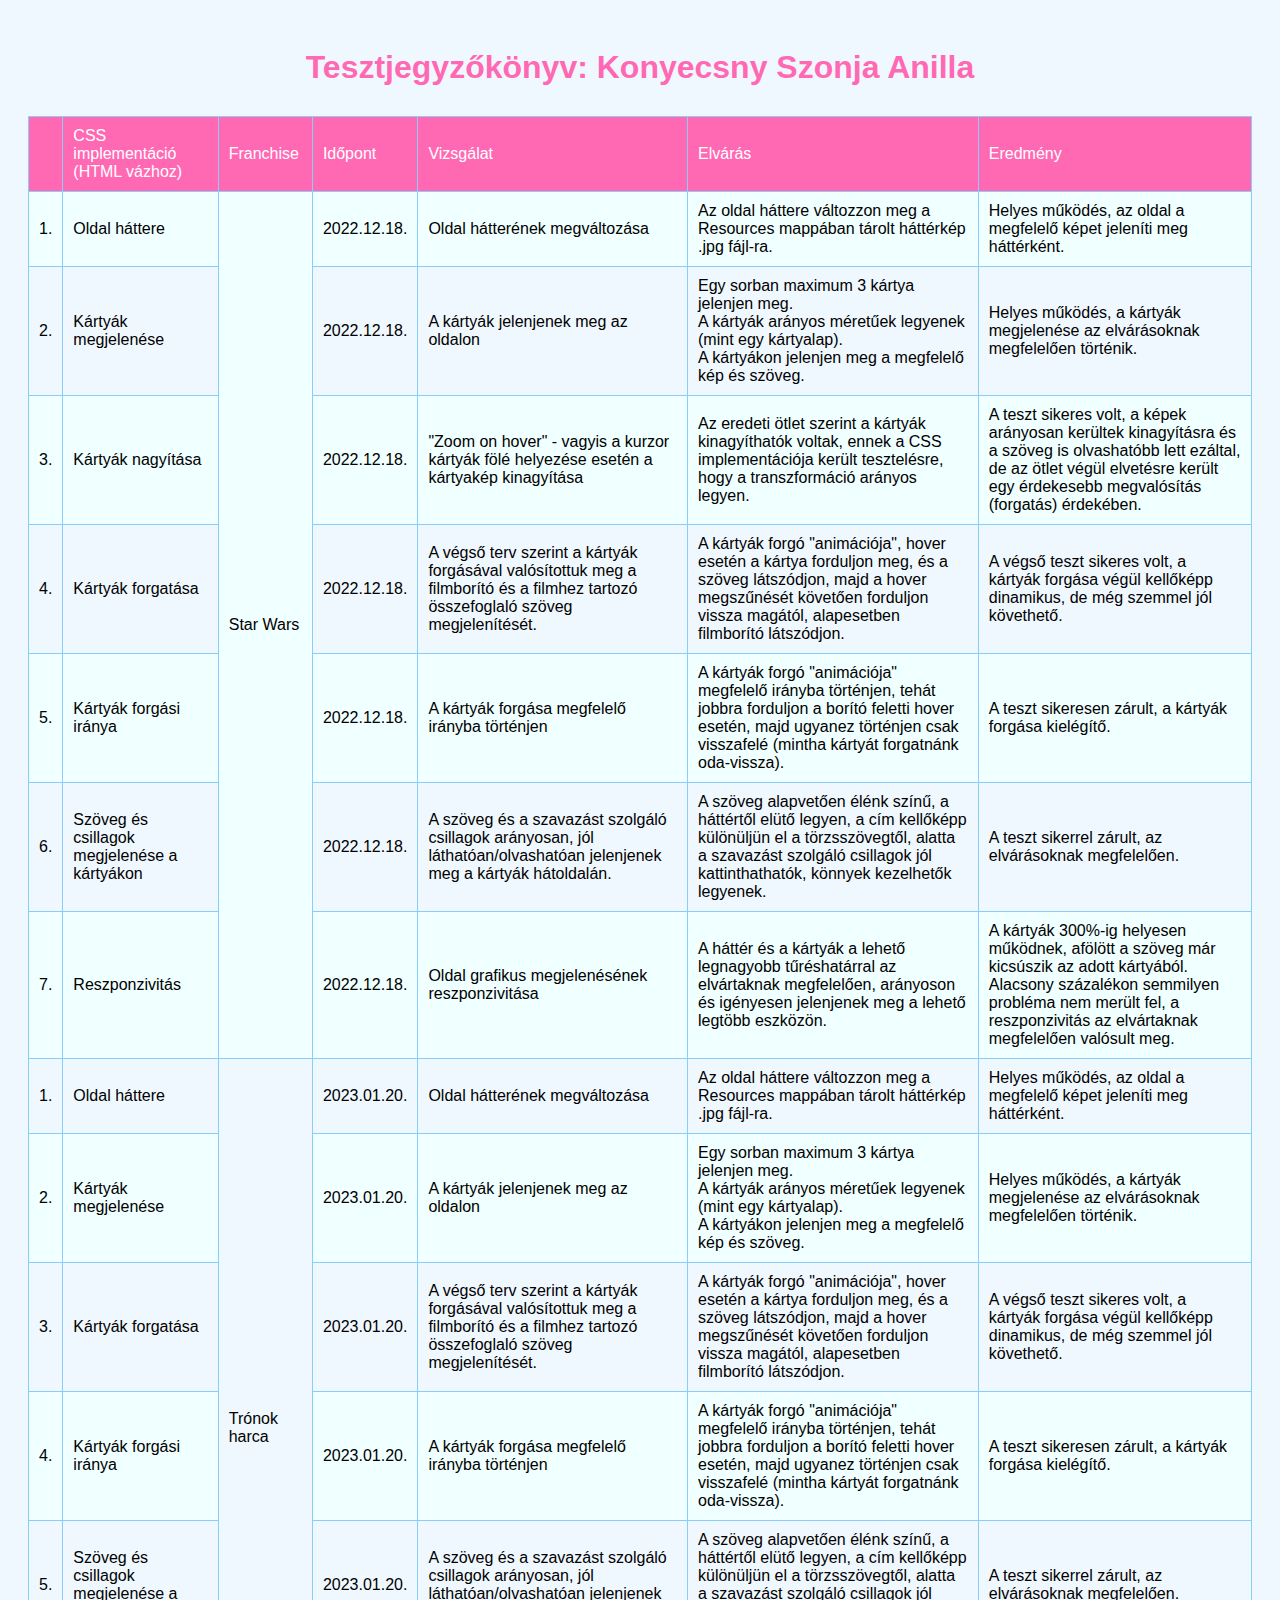
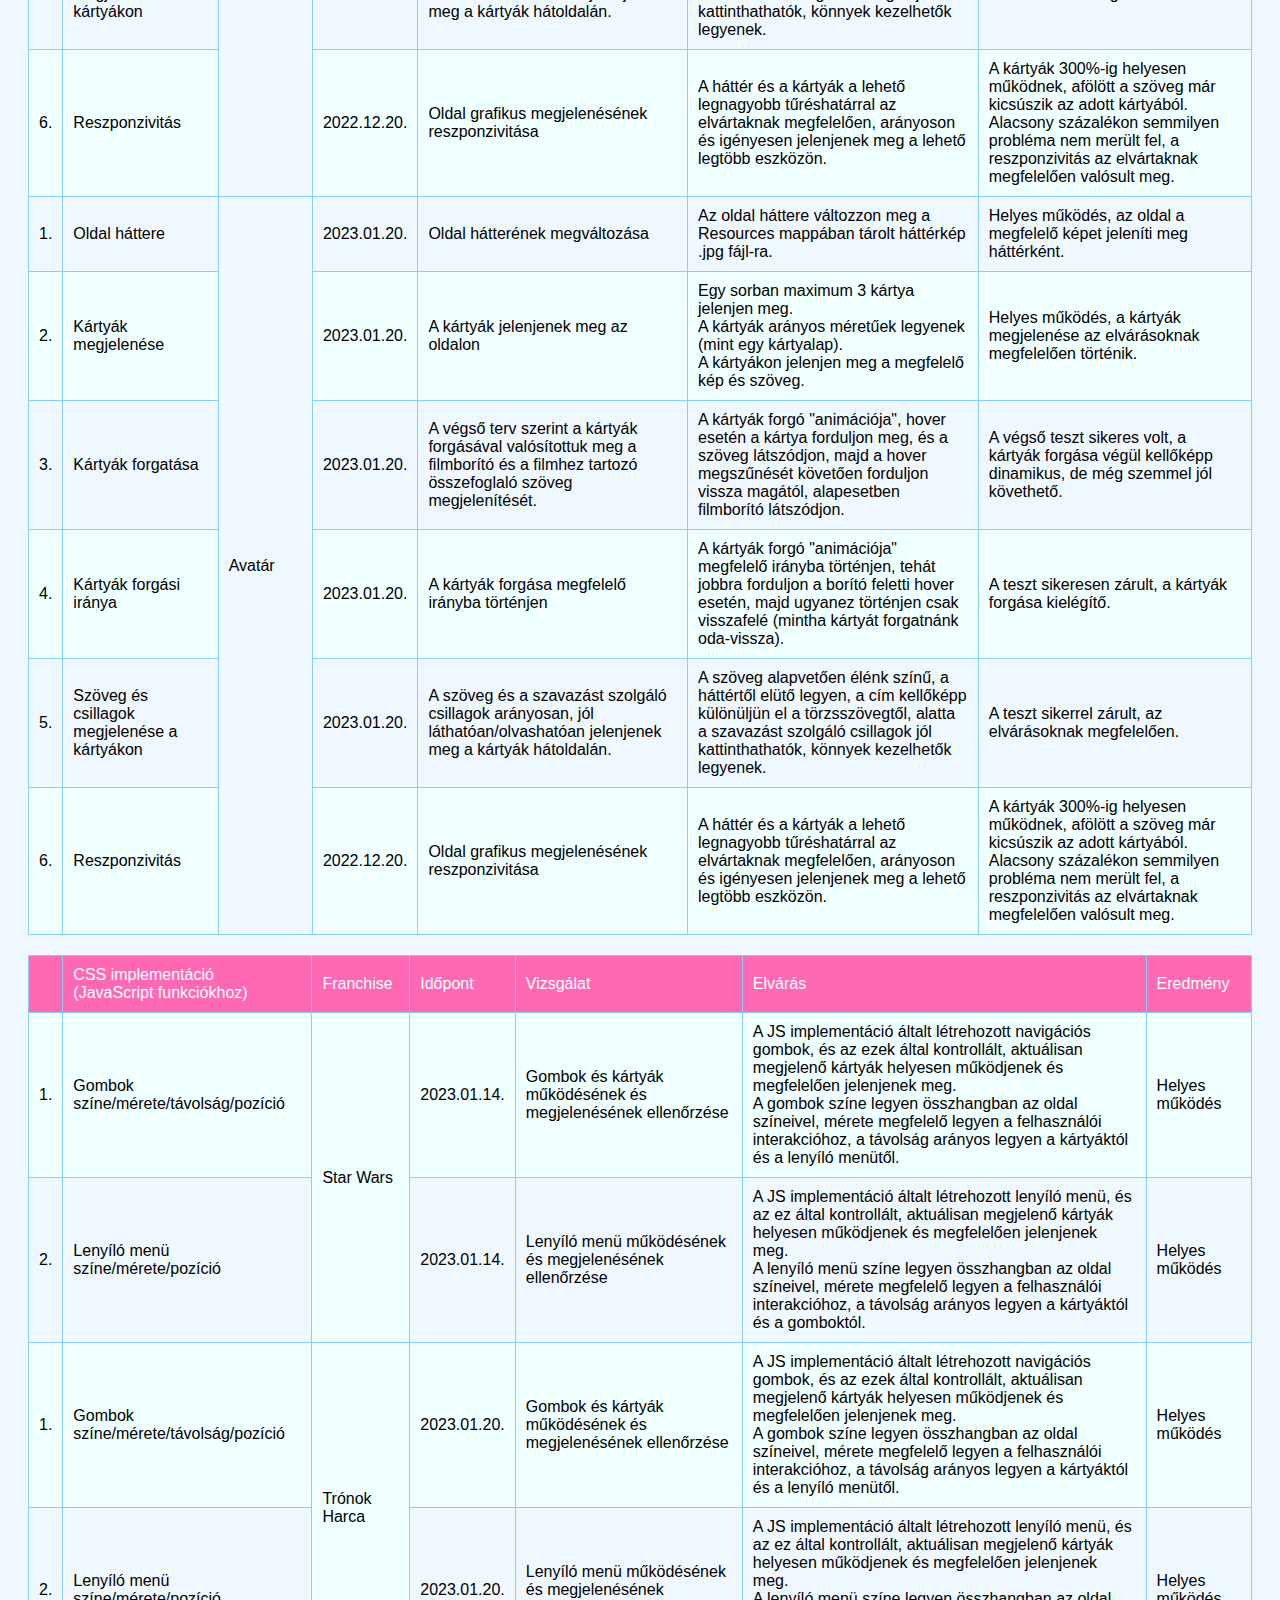
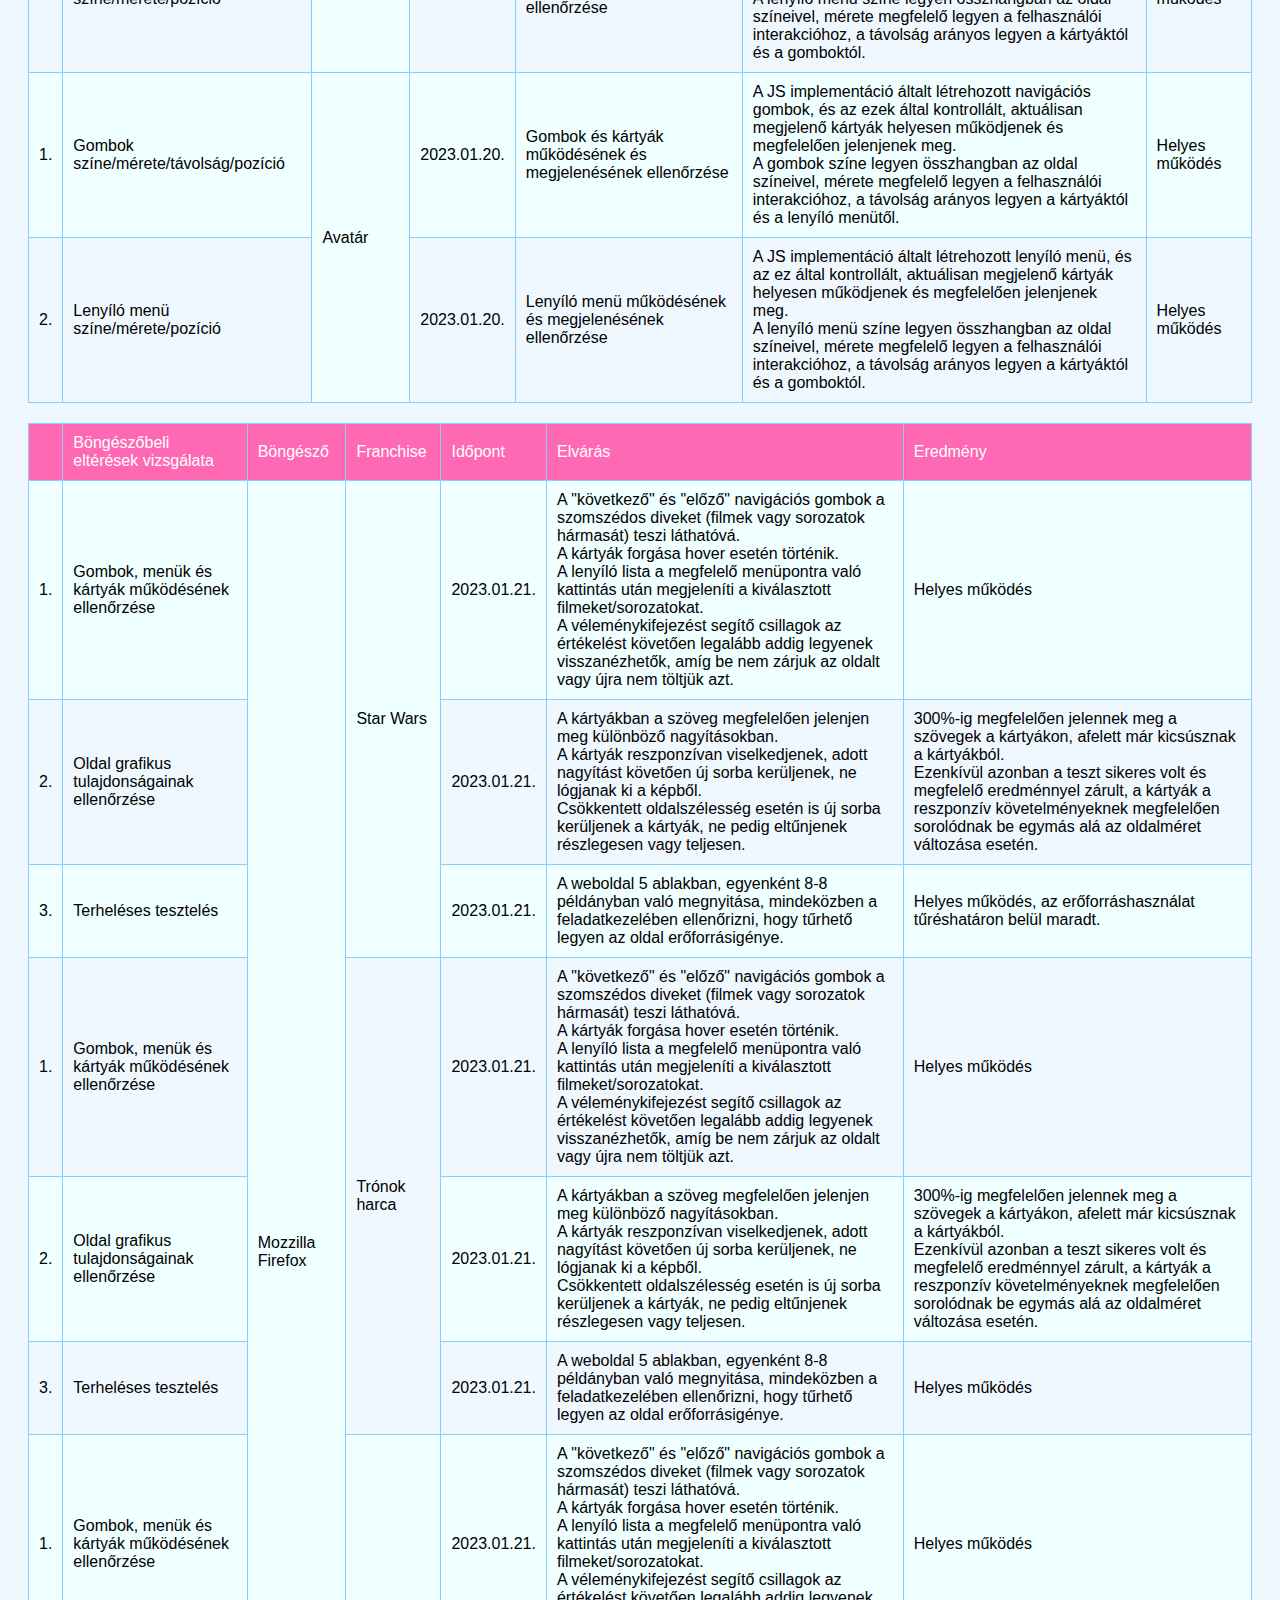
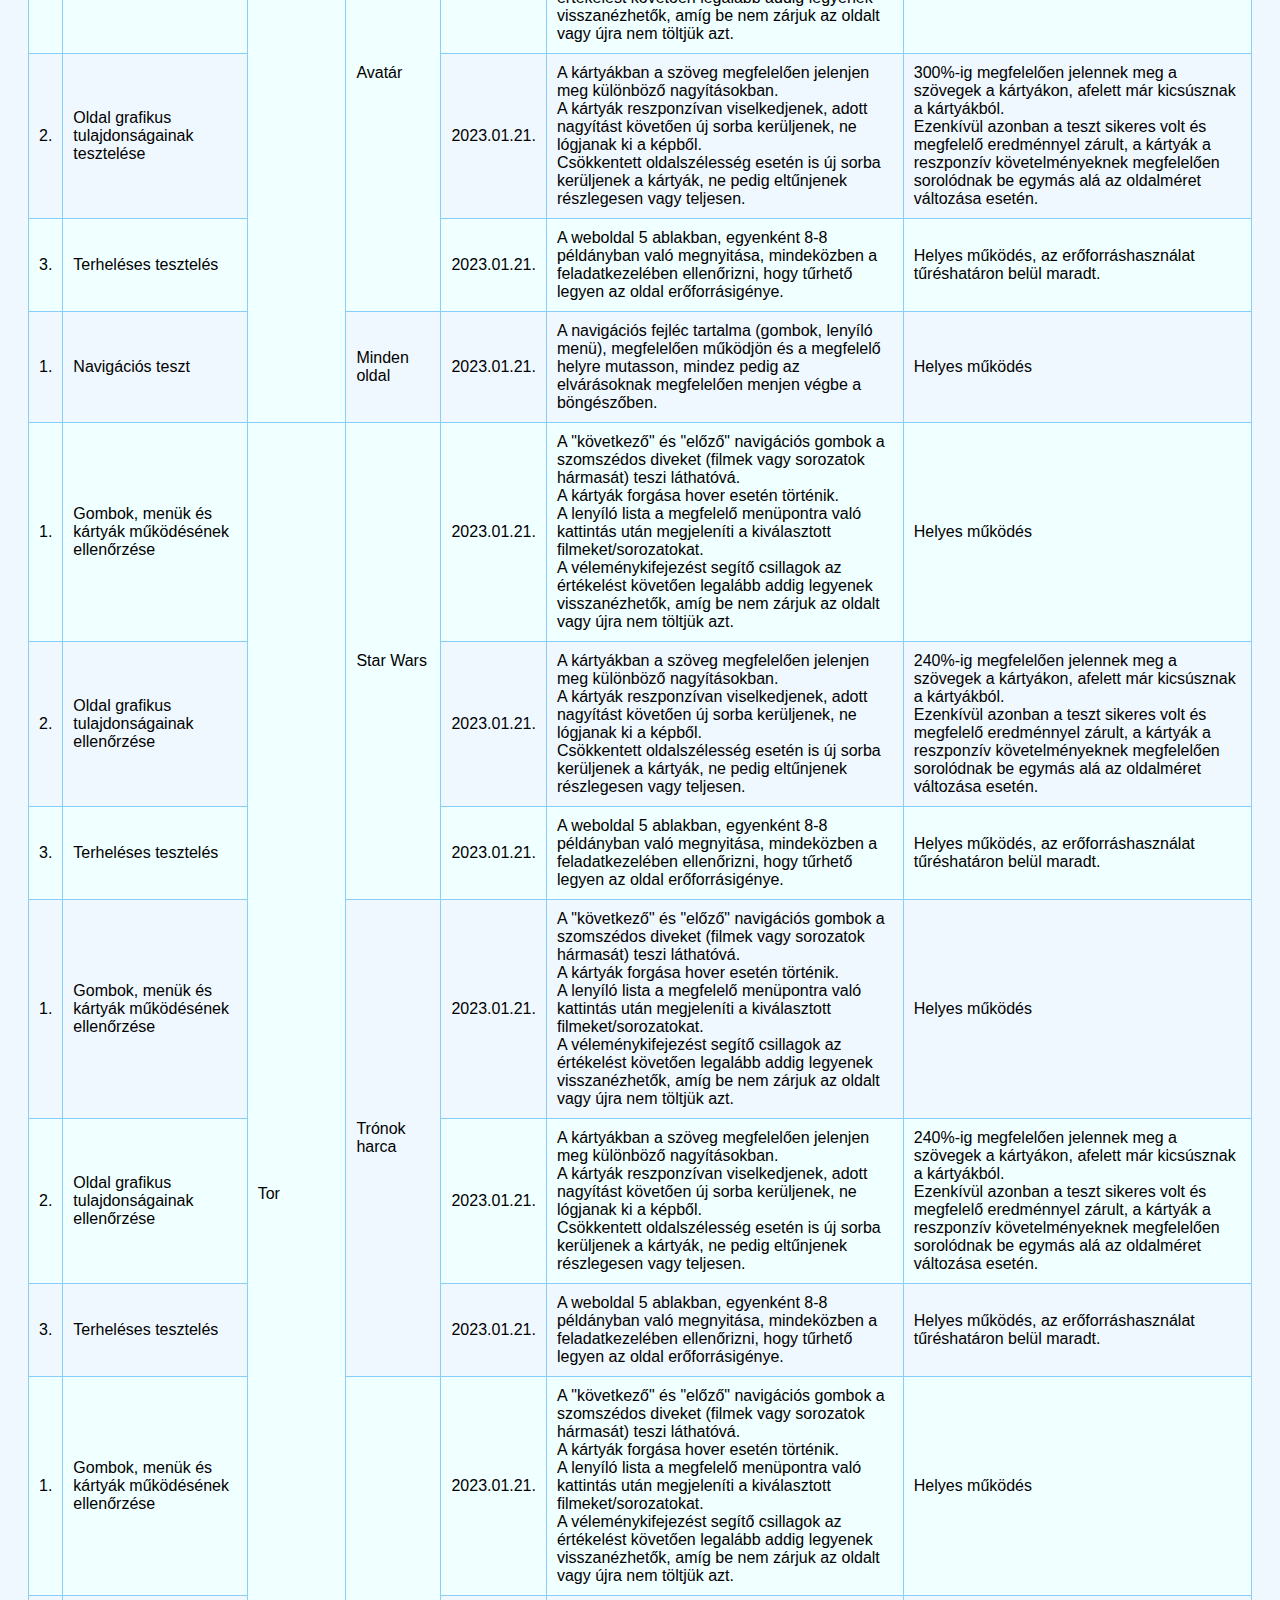
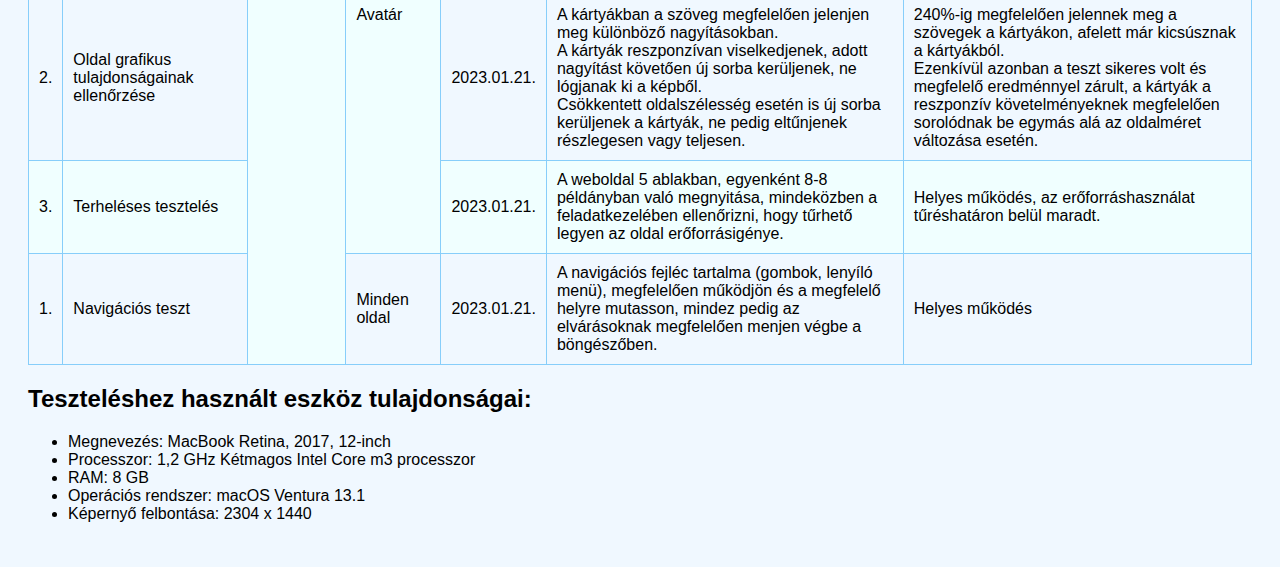
<file: Documentation/TesztJegyzokonyv_Szonja.html>
<!DOCTYPE html>
<html lang="hu">
<head>
    <meta charset="UTF-8">
    <title>Konyecsny Szonja ~ Tesztjegyzőkönyv</title>
    <style>
body {
  font-family: Arial, sans-serif;
  background-color: #f0f8ff;
  padding: 20px;
}

h1 {
  text-align: center;
  color: #ff69b4;
  margin-bottom: 30px;
}

table {
  width: 100%;
  margin-bottom: 20px;
  border: 1px solid #87CEFA;
  border-collapse: collapse;
}

th, td {
  padding: 10px;
  text-align: left;
  border: 1px solid #87CEFA;
}

th {
  background-color: #F5FFFA;
}

tr:nth-child(even) {
  background-color: #F0FFFF;
}

tr.header {
  background-color: #ff69b4;
  color: white;
}
    </style>
</head>

<body>
  <h1>Tesztjegyzőkönyv: Konyecsny Szonja Anilla</h1>

  <!--CSS IMPLEMENTÁCIÓ (HTML)-->
   <!--sw-->
  <table>
    <tr class="header">
      <td> </td>
      <td>CSS implementáció <br>(HTML vázhoz)</td>
      <td>Franchise</td>
      <td>Időpont</td>
      <td>Vizsgálat</td>
      <td>Elvárás</td>
      <td>Eredmény</td>
    </tr>
    <tr>
      <td>1.</td>
      <td>Oldal háttere</td>
      <td rowspan="7">Star Wars</td>
      <td>2022.12.18.</td>
      <td>Oldal hátterének megváltozása</td>
      <td>Az oldal háttere változzon meg a Resources mappában tárolt háttérkép .jpg fájl-ra.</td>
      <td>Helyes működés, az oldal a megfelelő képet jeleníti meg háttérként.</td>
    </tr>
    <tr>
      <td>2.</td>
      <td>Kártyák megjelenése</td>
      <td>2022.12.18.</td>
      <td>A kártyák jelenjenek meg az oldalon</td>
      <td>Egy sorban maximum 3 kártya jelenjen meg. 
        <br>A kártyák arányos méretűek legyenek (mint egy kártyalap).
        <br>A kártyákon jelenjen meg a megfelelő kép és szöveg.</td>
      <td>Helyes működés, a kártyák megjelenése az elvárásoknak megfelelően történik.</td>
    </tr>
    <tr>
      <td>3.</td>
      <td>Kártyák nagyítása</td>
      <td>2022.12.18.</td>
      <td>"Zoom on hover" - vagyis a kurzor kártyák fölé helyezése esetén a kártyakép kinagyítása</td>
      <td>Az eredeti ötlet szerint a kártyák kinagyíthatók voltak, ennek a CSS implementációja került tesztelésre, hogy a transzformáció arányos legyen.</td>
      <td>A teszt sikeres volt, a képek arányosan kerültek kinagyításra és a szöveg is olvashatóbb lett ezáltal, de az ötlet végül elvetésre került egy érdekesebb megvalósítás (forgatás) érdekében.</td>
    </tr>
    <tr>
      <td>4.</td>
      <td>Kártyák forgatása</td>
      <td>2022.12.18.</td>
      <td>A végső terv szerint a kártyák forgásával valósítottuk meg a filmborító és a filmhez tartozó összefoglaló szöveg megjelenítését.</td>
      <td>A kártyák forgó "animációja", hover esetén a kártya forduljon meg, és a szöveg látszódjon, majd a hover megszűnését követően forduljon vissza magától, alapesetben filmborító látszódjon. </td>
      <td>A végső teszt sikeres volt, a kártyák forgása végül kellőképp dinamikus, de még szemmel jól követhető.</td>
    </tr>
    <tr>
      <td>5.</td>
      <td>Kártyák forgási iránya</td>
      <td>2022.12.18.</td>
      <td>A kártyák forgása megfelelő irányba történjen</td>
      <td>A kártyák forgó "animációja" megfelelő irányba történjen, tehát jobbra forduljon a borító feletti hover esetén, majd ugyanez történjen csak visszafelé (mintha kártyát forgatnánk oda-vissza).</td>
      <td>A teszt sikeresen zárult, a kártyák forgása kielégítő.</td>
    </tr>
    <tr>
      <td>6.</td>
      <td>Szöveg és csillagok megjelenése a kártyákon</td>
      <td>2022.12.18.</td>
      <td>A szöveg és a szavazást szolgáló csillagok arányosan, jól láthatóan/olvashatóan jelenjenek meg a kártyák hátoldalán.</td>
      <td>A szöveg alapvetően élénk színű, a háttértől elütő legyen, a cím kellőképp különüljün el a törzsszövegtől, alatta a szavazást szolgáló csillagok jól kattinthathatók, könnyek kezelhetők legyenek.</td>
      <td>A teszt sikerrel zárult, az elvárásoknak megfelelően.</td>
    </tr>
    <tr>
      <td>7.</td>
      <td>Reszponzivitás</td>
      <td>2022.12.18.</td>
      <td>Oldal grafikus megjelenésének reszponzivitása</td>
      <td>A háttér és a kártyák a lehető legnagyobb tűréshatárral az elvártaknak megfelelően, arányoson és igényesen jelenjenek meg a lehető legtöbb eszközön.
      <td>A kártyák 300%-ig helyesen működnek, afölött a szöveg már kicsúszik az adott kártyából.
        <br>Alacsony százalékon semmilyen probléma nem merült fel, a reszponzivitás az elvártaknak megfelelően valósult meg.
      </td>
    </tr>

        <!--got-->
    <tr>
      <td>1.</td>
      <td>Oldal háttere</td>
      <td rowspan="6">Trónok harca</td>
      <td>2023.01.20.</td>
      <td>Oldal hátterének megváltozása</td>
      <td>Az oldal háttere változzon meg a Resources mappában tárolt háttérkép .jpg fájl-ra.</td>
      <td>Helyes működés, az oldal a megfelelő képet jeleníti meg háttérként.</td>
    </tr>
    <tr>
      <td>2.</td>
      <td>Kártyák megjelenése</td>
      <td>2023.01.20.</td>
      <td>A kártyák jelenjenek meg az oldalon</td>
      <td>Egy sorban maximum 3 kártya jelenjen meg. 
        <br>A kártyák arányos méretűek legyenek (mint egy kártyalap).
        <br>A kártyákon jelenjen meg a megfelelő kép és szöveg.</td>
      <td>Helyes működés, a kártyák megjelenése az elvárásoknak megfelelően történik.</td>
    </tr>
    <tr>
      <td>3.</td>
      <td>Kártyák forgatása</td>
      <td>2023.01.20.</td>
      <td>A végső terv szerint a kártyák forgásával valósítottuk meg a filmborító és a filmhez tartozó összefoglaló szöveg megjelenítését.</td>
      <td>A kártyák forgó "animációja", hover esetén a kártya forduljon meg, és a szöveg látszódjon, majd a hover megszűnését követően forduljon vissza magától, alapesetben filmborító látszódjon. </td>
      <td>A végső teszt sikeres volt, a kártyák forgása végül kellőképp dinamikus, de még szemmel jól követhető.</td>
    </tr>
    <tr>
      <td>4.</td>
      <td>Kártyák forgási iránya</td>
      <td>2023.01.20.</td>
      <td>A kártyák forgása megfelelő irányba történjen</td>
      <td>A kártyák forgó "animációja" megfelelő irányba történjen, tehát jobbra forduljon a borító feletti hover esetén, majd ugyanez történjen csak visszafelé (mintha kártyát forgatnánk oda-vissza).</td>
      <td>A teszt sikeresen zárult, a kártyák forgása kielégítő.</td>
    </tr>
    <tr>
      <td>5.</td>
      <td>Szöveg és csillagok megjelenése a kártyákon</td>
      <td>2023.01.20.</td>
      <td>A szöveg és a szavazást szolgáló csillagok arányosan, jól láthatóan/olvashatóan jelenjenek meg a kártyák hátoldalán.</td>
      <td>A szöveg alapvetően élénk színű, a háttértől elütő legyen, a cím kellőképp különüljün el a törzsszövegtől, alatta a szavazást szolgáló csillagok jól kattinthathatók, könnyek kezelhetők legyenek.</td>
      <td>A teszt sikerrel zárult, az elvárásoknak megfelelően.</td>
    </tr>
    <tr>
      <td>6.</td>
      <td>Reszponzivitás</td>
      <td>2022.12.20.</td>
      <td>Oldal grafikus megjelenésének reszponzivitása</td>
      <td>A háttér és a kártyák a lehető legnagyobb tűréshatárral az elvártaknak megfelelően, arányoson és igényesen jelenjenek meg a lehető legtöbb eszközön.
      <td>A kártyák 300%-ig helyesen működnek, afölött a szöveg már kicsúszik az adott kártyából.
        <br>Alacsony százalékon semmilyen probléma nem merült fel, a reszponzivitás az elvártaknak megfelelően valósult meg.
      </td>
    </tr>

      <!--avatár-->
      <tr>
        <td>1.</td>
        <td>Oldal háttere</td>
        <td rowspan="6">Avatár</td>
        <td>2023.01.20.</td>
        <td>Oldal hátterének megváltozása</td>
        <td>Az oldal háttere változzon meg a Resources mappában tárolt háttérkép .jpg fájl-ra.</td>
        <td>Helyes működés, az oldal a megfelelő képet jeleníti meg háttérként.</td>
      </tr>
      <tr>
        <td>2.</td>
        <td>Kártyák megjelenése</td>
        <td>2023.01.20.</td>
        <td>A kártyák jelenjenek meg az oldalon</td>
        <td>Egy sorban maximum 3 kártya jelenjen meg. 
          <br>A kártyák arányos méretűek legyenek (mint egy kártyalap).
          <br>A kártyákon jelenjen meg a megfelelő kép és szöveg.</td>
        <td>Helyes működés, a kártyák megjelenése az elvárásoknak megfelelően történik.</td>
      </tr>
      <tr>
        <td>3.</td>
        <td>Kártyák forgatása</td>
        <td>2023.01.20.</td>
        <td>A végső terv szerint a kártyák forgásával valósítottuk meg a filmborító és a filmhez tartozó összefoglaló szöveg megjelenítését.</td>
        <td>A kártyák forgó "animációja", hover esetén a kártya forduljon meg, és a szöveg látszódjon, majd a hover megszűnését követően forduljon vissza magától, alapesetben filmborító látszódjon. </td>
        <td>A végső teszt sikeres volt, a kártyák forgása végül kellőképp dinamikus, de még szemmel jól követhető.</td>
      </tr>
      <tr>
        <td>4.</td>
        <td>Kártyák forgási iránya</td>
        <td>2023.01.20.</td>
        <td>A kártyák forgása megfelelő irányba történjen</td>
        <td>A kártyák forgó "animációja" megfelelő irányba történjen, tehát jobbra forduljon a borító feletti hover esetén, majd ugyanez történjen csak visszafelé (mintha kártyát forgatnánk oda-vissza).</td>
        <td>A teszt sikeresen zárult, a kártyák forgása kielégítő.</td>
      </tr>
      <tr>
        <td>5.</td>
        <td>Szöveg és csillagok megjelenése a kártyákon</td>
        <td>2023.01.20.</td>
        <td>A szöveg és a szavazást szolgáló csillagok arányosan, jól láthatóan/olvashatóan jelenjenek meg a kártyák hátoldalán.</td>
        <td>A szöveg alapvetően élénk színű, a háttértől elütő legyen, a cím kellőképp különüljün el a törzsszövegtől, alatta a szavazást szolgáló csillagok jól kattinthathatók, könnyek kezelhetők legyenek.</td>
        <td>A teszt sikerrel zárult, az elvárásoknak megfelelően.</td>
      </tr>
      <tr>
        <td>6.</td>
        <td>Reszponzivitás</td>
        <td>2022.12.20.</td>
        <td>Oldal grafikus megjelenésének reszponzivitása</td>
        <td>A háttér és a kártyák a lehető legnagyobb tűréshatárral az elvártaknak megfelelően, arányoson és igényesen jelenjenek meg a lehető legtöbb eszközön.
        <td>A kártyák 300%-ig helyesen működnek, afölött a szöveg már kicsúszik az adott kártyából.
          <br>Alacsony százalékon semmilyen probléma nem merült fel, a reszponzivitás az elvártaknak megfelelően valósult meg.
        </td>
      </tr>
  </table>

  <!--JS IMPLEMENTÁCIÓ-->
   <!--sw-->
  <table>
    <tr class="header">
      <td> </td>
      <td>CSS implementáció <br>(JavaScript funkciókhoz)</td>
      <td>Franchise</td>
      <td>Időpont</td>
      <td>Vizsgálat</td>
      <td>Elvárás</td>
      <td>Eredmény</td>
    </tr>
    <tr>
      <td>1.</td>
      <td>Gombok színe/mérete/távolság/pozíció</td>
      <td rowspan="2">Star Wars</td>
      <td>2023.01.14.</td>
      <td>Gombok és kártyák működésének és megjelenésének ellenőrzése</td>
      <td>A JS implementáció általt létrehozott navigációs gombok, és az ezek által kontrollált, aktuálisan megjelenő kártyák helyesen működjenek és megfelelően jelenjenek meg.
        <br>A gombok színe legyen összhangban az oldal színeivel, mérete megfelelő legyen a felhasználói interakcióhoz, a távolság arányos legyen a kártyáktól és a lenyíló menütől.
      </td>
      <td>Helyes működés</td>
    </tr>
    <tr>
      <td>2.</td>
      <td>Lenyíló menü színe/mérete/pozíció</td>
      <td>2023.01.14.</td>
      <td>Lenyíló menü működésének és megjelenésének ellenőrzése</td>
      <td>A JS implementáció általt létrehozott lenyíló menü, és az ez által kontrollált, aktuálisan megjelenő kártyák helyesen működjenek és megfelelően jelenjenek meg.
        <br>A lenyíló menü színe legyen összhangban az oldal színeivel, mérete megfelelő legyen a felhasználói interakcióhoz, a távolság arányos legyen a kártyáktól és a gomboktól.
      </td>
      <td>Helyes működés</td>
    </tr>

    <!--got-->
    <tr>
      <td>1.</td>
      <td>Gombok színe/mérete/távolság/pozíció</td>
      <td rowspan="2">Trónok Harca</td>
      <td>2023.01.20.</td>
      <td>Gombok és kártyák működésének és megjelenésének ellenőrzése</td>
      <td>A JS implementáció általt létrehozott navigációs gombok, és az ezek által kontrollált, aktuálisan megjelenő kártyák helyesen működjenek és megfelelően jelenjenek meg.
        <br>A gombok színe legyen összhangban az oldal színeivel, mérete megfelelő legyen a felhasználói interakcióhoz, a távolság arányos legyen a kártyáktól és a lenyíló menütől.
      </td>
      <td>Helyes működés</td>
    </tr>
    <tr>
      <td>2.</td>
      <td>Lenyíló menü színe/mérete/pozíció</td>
      <td>2023.01.20.</td>
      <td>Lenyíló menü működésének és megjelenésének ellenőrzése</td>
      <td>A JS implementáció általt létrehozott lenyíló menü, és az ez által kontrollált, aktuálisan megjelenő kártyák helyesen működjenek és megfelelően jelenjenek meg.
        <br>A lenyíló menü színe legyen összhangban az oldal színeivel, mérete megfelelő legyen a felhasználói interakcióhoz, a távolság arányos legyen a kártyáktól és a gomboktól.
      </td>
      <td>Helyes működés</td>
    </tr>

    <!--avatár-->
    <tr>
      <td>1.</td>
      <td>Gombok színe/mérete/távolság/pozíció</td>
      <td rowspan="2">Avatár</td>
      <td>2023.01.20.</td>
      <td>Gombok és kártyák működésének és megjelenésének ellenőrzése</td>
      <td>A JS implementáció általt létrehozott navigációs gombok, és az ezek által kontrollált, aktuálisan megjelenő kártyák helyesen működjenek és megfelelően jelenjenek meg.
        <br>A gombok színe legyen összhangban az oldal színeivel, mérete megfelelő legyen a felhasználói interakcióhoz, a távolság arányos legyen a kártyáktól és a lenyíló menütől.
      </td>
      <td>Helyes működés</td>
    </tr>
    <tr>
      <td>2.</td>
      <td>Lenyíló menü színe/mérete/pozíció</td>
      <td>2023.01.20.</td>
      <td>Lenyíló menü működésének és megjelenésének ellenőrzése</td>
      <td>A JS implementáció általt létrehozott lenyíló menü, és az ez által kontrollált, aktuálisan megjelenő kártyák helyesen működjenek és megfelelően jelenjenek meg.
        <br>A lenyíló menü színe legyen összhangban az oldal színeivel, mérete megfelelő legyen a felhasználói interakcióhoz, a távolság arányos legyen a kártyáktól és a gomboktól.
      </td>
      <td>Helyes működés</td>
    </tr>
  </table>

  <!--BÖNGÉSZŐK TESZTELÉSE-->
  <table>
    <tr class="header">
      <td> </td>
      <td>Böngészőbeli eltérések vizsgálata</td>
      <td>Böngésző</td>
      <td>Franchise</td>
      <td>Időpont</td>
      <td>Elvárás</td>
      <td>Eredmény</td>
    </tr>
    <!--FIREFOX-->
     <!--sw-->
    <tr>
      <td>1.</td>
      <td>Gombok, menük és kártyák működésének ellenőrzése</td>
      <td rowspan="10">Mozzilla Firefox</td>
      <td rowspan="3">Star Wars</td>
      <td>2023.01.21.</td>
      <td>A "következő" és "előző" navigációs gombok a szomszédos diveket (filmek vagy sorozatok hármasát) teszi láthatóvá.
        <br>A kártyák forgása hover esetén történik.
        <br>A lenyíló lista a megfelelő menüpontra való kattintás után megjeleníti a kiválasztott filmeket/sorozatokat.
        <br>A véleménykifejezést segítő csillagok az értékelést követően legalább addig legyenek visszanézhetők, amíg be nem zárjuk az oldalt vagy újra nem töltjük azt.</td>
      <td>Helyes működés</td>
    </tr>
    <tr>
      <td>2.</td>
      <td>Oldal grafikus tulajdonságainak ellenőrzése</td>
      <td>2023.01.21.</td>
      <td>A kártyákban a szöveg megfelelően jelenjen meg különböző nagyításokban.
        <br>A kártyák reszponzívan viselkedjenek, adott nagyítást követően új sorba kerüljenek, ne lógjanak ki a képből. 
        <br>Csökkentett oldalszélesség esetén is új sorba kerüljenek a kártyák, ne pedig eltűnjenek részlegesen vagy teljesen. </td>
      <td>300%-ig megfelelően jelennek meg a szövegek a kártyákon, afelett már kicsúsznak a kártyákból.
        <br>Ezenkívül azonban a teszt sikeres volt és megfelelő eredménnyel zárult, a kártyák a 
        reszponzív követelményeknek megfelelően sorolódnak be egymás alá az oldalméret változása esetén.</td>
    </tr>
    <tr>
      <td>3.</td>
      <td>Terheléses tesztelés</td>
      <td>2023.01.21.</td>
      <td>A weboldal 5 ablakban, egyenként 8-8 példányban való megnyitása, mindeközben a feladatkezelében ellenőrizni, hogy tűrhető legyen az oldal erőforrásigénye.</td>
      <td>Helyes működés, az erőforráshasználat tűréshatáron belül maradt.</td>
    </tr>
    <!--got-->
    <tr>
      <td>1.</td>
      <td>Gombok, menük és kártyák működésének ellenőrzése</td>
      <td rowspan="3">Trónok harca</td>
      <td>2023.01.21.</td>
      <td>A "következő" és "előző" navigációs gombok a szomszédos diveket (filmek vagy sorozatok hármasát) teszi láthatóvá.
        <br>A kártyák forgása hover esetén történik.
        <br>A lenyíló lista a megfelelő menüpontra való kattintás után megjeleníti a kiválasztott filmeket/sorozatokat.
        <br>A véleménykifejezést segítő csillagok az értékelést követően legalább addig legyenek visszanézhetők, amíg be nem zárjuk az oldalt vagy újra nem töltjük azt.</td>
        <td>Helyes működés</td>
    </tr>
    <tr>
      <td>2.</td>
      <td>Oldal grafikus tulajdonságainak ellenőrzése</td>
      <td>2023.01.21.</td>
      <td>A kártyákban a szöveg megfelelően jelenjen meg különböző nagyításokban.
        <br>A kártyák reszponzívan viselkedjenek, adott nagyítást követően új sorba kerüljenek, ne lógjanak ki a képből. 
        <br>Csökkentett oldalszélesség esetén is új sorba kerüljenek a kártyák, ne pedig eltűnjenek részlegesen vagy teljesen. </td>
      <td>300%-ig megfelelően jelennek meg a szövegek a kártyákon, afelett már kicsúsznak a kártyákból.
        <br>Ezenkívül azonban a teszt sikeres volt és megfelelő eredménnyel zárult, a kártyák a 
        reszponzív követelményeknek megfelelően sorolódnak be egymás alá az oldalméret változása esetén.</td>
    </tr>
    <tr>
      <td>3.</td>
      <td>Terheléses tesztelés</td>
      <td>2023.01.21.</td>
      <td>A weboldal 5 ablakban, egyenként 8-8 példányban való megnyitása, mindeközben a feladatkezelében ellenőrizni, hogy tűrhető legyen az oldal erőforrásigénye.</td>
      <td>Helyes működés</td>
    </tr>
    <!--avatár-->
    <tr>
      <td>1.</td>
      <td>Gombok, menük és kártyák működésének ellenőrzése</td>
      <td rowspan="3">Avatár</td>
      <td>2023.01.21.</td>
      <td>A "következő" és "előző" navigációs gombok a szomszédos diveket (filmek vagy sorozatok hármasát) teszi láthatóvá.
        <br>A kártyák forgása hover esetén történik.
        <br>A lenyíló lista a megfelelő menüpontra való kattintás után megjeleníti a kiválasztott filmeket/sorozatokat.
        <br>A véleménykifejezést segítő csillagok az értékelést követően legalább addig legyenek visszanézhetők, amíg be nem zárjuk az oldalt vagy újra nem töltjük azt.</td>
      <td>Helyes működés</td>
    </tr>
    <tr>
      <td>2.</td>
      <td>Oldal grafikus tulajdonságainak tesztelése</td>
      <td>2023.01.21.</td>
      <td>A kártyákban a szöveg megfelelően jelenjen meg különböző nagyításokban.
        <br>A kártyák reszponzívan viselkedjenek, adott nagyítást követően új sorba kerüljenek, ne lógjanak ki a képből. 
        <br>Csökkentett oldalszélesség esetén is új sorba kerüljenek a kártyák, ne pedig eltűnjenek részlegesen vagy teljesen. </td>
      <td>300%-ig megfelelően jelennek meg a szövegek a kártyákon, afelett már kicsúsznak a kártyákból.
        <br>Ezenkívül azonban a teszt sikeres volt és megfelelő eredménnyel zárult, a kártyák a 
        reszponzív követelményeknek megfelelően sorolódnak be egymás alá az oldalméret változása esetén.</td>
    </tr>
    <tr>
      <td>3.</td>
      <td>Terheléses tesztelés</td>
      <td>2023.01.21.</td>
      <td>A weboldal 5 ablakban, egyenként 8-8 példányban való megnyitása, mindeközben a feladatkezelében ellenőrizni, hogy tűrhető legyen az oldal erőforrásigénye.</td>
      <td>Helyes működés, az erőforráshasználat tűréshatáron belül maradt.</td>
    </tr>
     <!--összes-->
    <tr>
      <td>1.</td>
      <td>Navigációs teszt</td>
      <td>Minden oldal</td>
      <td>2023.01.21.</td>
      <td>A navigációs fejléc tartalma (gombok, lenyíló menü), megfelelően működjön és a megfelelő helyre mutasson, mindez pedig az elvárásoknak megfelelően menjen végbe a böngészőben.</td>
      <td>Helyes működés</td>
    </tr>

    <!--TOR-->
     <!--sw-->
    <tr>
      <td>1.</td>
      <td>Gombok, menük és kártyák működésének ellenőrzése</td>
      <td rowspan="10">Tor</td>
      <td rowspan="3">Star Wars</td>
      <td>2023.01.21.</td>
      <td>A "következő" és "előző" navigációs gombok a szomszédos diveket (filmek vagy sorozatok hármasát) teszi láthatóvá.
        <br>A kártyák forgása hover esetén történik.
        <br>A lenyíló lista a megfelelő menüpontra való kattintás után megjeleníti a kiválasztott filmeket/sorozatokat.
        <br>A véleménykifejezést segítő csillagok az értékelést követően legalább addig legyenek visszanézhetők, amíg be nem zárjuk az oldalt vagy újra nem töltjük azt.</td>
      <td>Helyes működés</td>
    </tr>
    <tr>
      <td>2.</td>
      <td>Oldal grafikus tulajdonságainak ellenőrzése</td>
      <td>2023.01.21.</td>
      <td>A kártyákban a szöveg megfelelően jelenjen meg különböző nagyításokban.
        <br>A kártyák reszponzívan viselkedjenek, adott nagyítást követően új sorba kerüljenek, ne lógjanak ki a képből. 
        <br>Csökkentett oldalszélesség esetén is új sorba kerüljenek a kártyák, ne pedig eltűnjenek részlegesen vagy teljesen. </td>
      <td>240%-ig megfelelően jelennek meg a szövegek a kártyákon, afelett már kicsúsznak a kártyákból.
        <br>Ezenkívül azonban a teszt sikeres volt és megfelelő eredménnyel zárult, a kártyák a 
        reszponzív követelményeknek megfelelően sorolódnak be egymás alá az oldalméret változása esetén.</td>
    </tr>
    <tr>
      <td>3.</td>
      <td>Terheléses tesztelés</td>
      <td>2023.01.21.</td>
      <td>A weboldal 5 ablakban, egyenként 8-8 példányban való megnyitása, mindeközben a feladatkezelében ellenőrizni, hogy tűrhető legyen az oldal erőforrásigénye.</td>
      <td>Helyes működés, az erőforráshasználat tűréshatáron belül maradt.</td>
    </tr>
    <!--got-->
    <tr>
      <td>1.</td>
      <td>Gombok, menük és kártyák működésének ellenőrzése</td>
      <td rowspan="3">Trónok harca</td>
      <td>2023.01.21.</td>
      <td>A "következő" és "előző" navigációs gombok a szomszédos diveket (filmek vagy sorozatok hármasát) teszi láthatóvá.
        <br>A kártyák forgása hover esetén történik.
        <br>A lenyíló lista a megfelelő menüpontra való kattintás után megjeleníti a kiválasztott filmeket/sorozatokat.
        <br>A véleménykifejezést segítő csillagok az értékelést követően legalább addig legyenek visszanézhetők, amíg be nem zárjuk az oldalt vagy újra nem töltjük azt.</td>
      <td>Helyes működés</td>
    </tr>
    <tr>
      <td>2.</td>
      <td>Oldal grafikus tulajdonságainak ellenőrzése</td>
      <td>2023.01.21.</td>
      <td>A kártyákban a szöveg megfelelően jelenjen meg különböző nagyításokban.
        <br>A kártyák reszponzívan viselkedjenek, adott nagyítást követően új sorba kerüljenek, ne lógjanak ki a képből. 
        <br>Csökkentett oldalszélesség esetén is új sorba kerüljenek a kártyák, ne pedig eltűnjenek részlegesen vagy teljesen. </td>
      <td>240%-ig megfelelően jelennek meg a szövegek a kártyákon, afelett már kicsúsznak a kártyákból.
        <br>Ezenkívül azonban a teszt sikeres volt és megfelelő eredménnyel zárult, a kártyák a 
        reszponzív követelményeknek megfelelően sorolódnak be egymás alá az oldalméret változása esetén.</td>
    </tr>
    <tr>
      <td>3.</td>
      <td>Terheléses tesztelés</td>
      <td>2023.01.21.</td>
      <td>A weboldal 5 ablakban, egyenként 8-8 példányban való megnyitása, mindeközben a feladatkezelében ellenőrizni, hogy tűrhető legyen az oldal erőforrásigénye.</td>
      <td>Helyes működés, az erőforráshasználat tűréshatáron belül maradt.</td>
    </tr>
    <!--avatár-->
    <tr>
      <td>1.</td>
      <td>Gombok, menük és kártyák működésének ellenőrzése</td>
      <td rowspan="3">Avatár</td>
      <td>2023.01.21.</td>
      <td>A "következő" és "előző" navigációs gombok a szomszédos diveket (filmek vagy sorozatok hármasát) teszi láthatóvá.
        <br>A kártyák forgása hover esetén történik.
        <br>A lenyíló lista a megfelelő menüpontra való kattintás után megjeleníti a kiválasztott filmeket/sorozatokat.
        <br>A véleménykifejezést segítő csillagok az értékelést követően legalább addig legyenek visszanézhetők, amíg be nem zárjuk az oldalt vagy újra nem töltjük azt.</td>
      <td>Helyes működés</td>
    </tr>
    <tr>
      <td>2.</td>
      <td>Oldal grafikus tulajdonságainak ellenőrzése</td>
      <td>2023.01.21.</td>
      <td>A kártyákban a szöveg megfelelően jelenjen meg különböző nagyításokban.
        <br>A kártyák reszponzívan viselkedjenek, adott nagyítást követően új sorba kerüljenek, ne lógjanak ki a képből. 
        <br>Csökkentett oldalszélesség esetén is új sorba kerüljenek a kártyák, ne pedig eltűnjenek részlegesen vagy teljesen. </td>
      <td>240%-ig megfelelően jelennek meg a szövegek a kártyákon, afelett már kicsúsznak a kártyákból.
        <br>Ezenkívül azonban a teszt sikeres volt és megfelelő eredménnyel zárult, a kártyák a 
        reszponzív követelményeknek megfelelően sorolódnak be egymás alá az oldalméret változása esetén.</td>
    </tr>
    <tr>
      <td>3.</td>
      <td>Terheléses tesztelés</td>
      <td>2023.01.21.</td>
      <td>A weboldal 5 ablakban, egyenként 8-8 példányban való megnyitása, mindeközben a feladatkezelében ellenőrizni, hogy tűrhető legyen az oldal erőforrásigénye.</td>
      <td>Helyes működés, az erőforráshasználat tűréshatáron belül maradt.</td>
    </tr>
    <!--összes-->
    <tr>
      <td>1.</td>
      <td>Navigációs teszt</td>
      <td>Minden oldal</td>
      <td>2023.01.21.</td>
      <td>A navigációs fejléc tartalma (gombok, lenyíló menü), megfelelően működjön és a megfelelő helyre mutasson, mindez pedig az elvárásoknak megfelelően menjen végbe a böngészőben.</td>
      <td>Helyes működés</td>
    </tr>
  </table>

    <!--ESZKÖZ-->
  <h2>Teszteléshez használt eszköz tulajdonságai:</h2>
  <ul>
    <li>Megnevezés: MacBook Retina, 2017, 12-inch</li>
    <li>Processzor: 1,2 GHz Kétmagos Intel Core m3 processzor</li>
    <li>RAM: 8 GB</li>
    <li>Operációs rendszer: macOS Ventura 13.1</li>
    <li>Képernyő felbontása: 2304 x 1440 </li>
  </ul>
</body>
</html>
</file>
<file: style.css>
body {
    background-size: cover;
    background-position: center;
    background-repeat: no-repeat;
    background-attachment: fixed;
}

.sw_body{
    background-image: url('StarWars/Resources/darth-vader.jpg');
}

.got_body{
    background-image: url('GOT/Resources/background.jpg');
}

.atla_body{
    background-image: url('ATLA/Resources/map.jpg');
}

.card .title {
    font-family: "Montserrat", sans-serif;
    text-shadow: 2px 2px 4px rgba(0,0,0,0.2);
    text-transform: uppercase;
    text-align: center;
    letter-spacing: 3px;
    margin: auto;
    width: 75%;
    padding: 10px;
}

.card .sw_title{
    color: rgb(209, 178, 1);
}

.card .got_title{
    color: #F0F8FF;
}

.card .release {
    font-family: "Montserrat", sans-serif;
    font-weight: bold;
    font-size: 1.2rem;
    margin: auto;
    width: 10%;
    padding: 10px;
}

.card .sw_release{
    color: rgb(209, 178, 1);
}

.card .got_release{
    color: #E6EEF5;
}

.card .description {
    font-family: "Montserrat", sans-serif;
    font-size: 1.05rem;
    text-align: justify;
    line-height: 1.5rem;
    margin: auto;
    width: 80%;
    padding: 10px;
}

.card .sw_description{
    color: rgba(209, 178, 1, 0.842);
}

.card .got_description{
    color: #DCE4EB;
}

.card .note {
    font-family: "Montserrat", sans-serif;
    font-size: 1.05rem;
    line-height: 1.5rem;
    margin: auto;
    width: 80%;
    text-align: justify;
}

.card .sw_note{
    color: rgba(209, 178, 1, 0.747);
}

.atla_body .container .card div[class='back card_sides'] {
    background-color: bisque;
}

.container {
    width: 70%;
    padding: 20px;
    margin: 100px auto;
    display: flex;
    flex-wrap: wrap;
    justify-content: center;
    align-items: center;
}

@media only screen and (max-width: 768px) {
    .container {
        width: 100%;
    }
}

.card {
    width: 520px;
    height: 800px;
    margin: 0 10px;
    perspective: 1000px;
}

.card_sides {
    position: absolute;
    width: 100%;
    height: 100%;
    backface-visibility: hidden;
}

.front, .back {
    margin: 0 10px; 
    box-shadow: 0 0 20px 2px rgba(0, 0, 0, .1);
    transition: transform 1500ms;   
    transform-style: preserve-3d;
    background-color: black;
    border-radius: 20px;
}

.front img {
    width: 100%;
    height: 100%;
    object-fit: cover;
    border-radius: 20px;
    display: block;
}

.back {
    transform: rotateY(180deg);
    cursor: pointer;
}

.card:hover .front {
    transform: rotateY(180deg);
    cursor: pointer;
}

.card:hover .back {
    transform: rotateY(360deg);
    cursor: pointer;
}

.button {
    transform: translate(10px, 60px);
    font-family: "Montserrat", sans-serif;
    margin: 5px;
    letter-spacing: 1px;
    padding: 14px 28px;
    font-size: 16px;
    border: none;
    cursor: pointer;
    transition: background-color 0.3s ease;
    border-radius: 4px;
}

.select {
    transform: translate(10px, 60px);
    font-family: "Montserrat", sans-serif;
    text-transform: uppercase;
    letter-spacing: 2px;
    padding: 12px;
    font-size: 16px;
    border: none;
    cursor: pointer;
    transition: background-color 0.3s ease;
    border-radius: 4px;
    text-align: center;
}

.sw_button,.sw_select{
    background-color: #5e0000;
    color: white;
}

.sw_button:hover,.sw_select:hover {
    background-color: #ff3333;
    color: white;
}

.got_button, .got_select{
    background-color: rgb(128,128,128);
    color: rgb(0, 44, 58);
}

.got_button:hover,.got_select:hover{
    background-color: rgb(169,169,169);
    color: rgb(42, 78, 108);
}

.atla_button, .atla_select{
    background-color: #80df80;
    color: rgb(0, 44, 58);
}

.atla_button:hover,.atla_select:hover{
    background-color: #90ff90;
    color: rgb(42, 78, 108);
}

.star_rating{
    user-select: none;
    text-align: center;
}

.star_rating p{
    font-family: "Montserrat", sans-serif;
    font-size: 1.05rem;
    text-align: justify;
    line-height: 1.5rem;
    margin: auto;
    width: 50%;
    padding: 10px;
}

.swstar{
    color: rgba(209, 178, 1, 0.842);
}

.gotstar{
    color: #D2DAE1;
}

.star{
    font-size: 2rem;
    background-color: unset;
    border: none;
}

.star:hover{
    cursor: pointer;
}

.sw_star{
    color: yellow;
}

.got_star{
    color: aliceblue;
}

.atla_star{
    color: #4b1013;
}

:root {
    --primary-color: rgb(0, 0, 0);
    --overlay-color: rgba(0, 0, 0, 0.541);
    --menu-speed: 0.75s;
}
  
* {
    margin: 0;
    padding: 0;
    box-sizing: border-box;
}
.menu-wrap {
    position: fixed;
    top: 0;
    left: 0;
    z-index: 1;
}
  
.menu-wrap .toggler {
    position: absolute;
    top: 0;
    left: 0;
    z-index: 2;
    cursor: pointer;
    width: 50px;
    height: 50px;
    opacity: 0;
}
  
.menu-wrap .hamburger {
    position: absolute;
    top: 0;
    left: 0;
    z-index: 1;
    width: 60px;
    height: 60px;
    padding: 1rem;
    background: var(--primary-color);
    display: flex;
    align-items: center;
    justify-content: center;
}

.menu-wrap .hamburger > div {
    position: relative;
    flex: none;
    width: 100%;
    height: 2px;
    background: #fff;
    display: flex;
    align-items: center;
    justify-content: center;
    transition: all 0.4s ease;
}

.menu-wrap .hamburger > div::before,
.menu-wrap .hamburger > div::after {
    content: '';
    position: absolute;
    z-index: 1;
    top: -10px;
    width: 100%;
    height: 2px;
    background: inherit;
}

.menu-wrap .hamburger > div::after {
    top: 10px;
}

.menu-wrap .toggler:checked + .hamburger > div {
    transform: rotate(135deg);
}
  
.menu-wrap .toggler:checked + .hamburger > div:before,
.menu-wrap .toggler:checked + .hamburger > div:after {
    top: 0;
    transform: rotate(90deg);
}
  
.menu-wrap .toggler:checked:hover + .hamburger > div {
    transform: rotate(225deg);
}

.menu-wrap .toggler:checked ~ .menu {
    visibility: visible;
}
  
.menu-wrap .toggler:checked ~ .menu > div {
    transform: scale(1);
    transition-duration: var(--menu-speed);
}
  
.menu-wrap .toggler:checked ~ .menu > div > div {
    opacity: 1;
    transition:  opacity 0.4s ease 0.4s;
}
  
.menu-wrap .menu {
    position: fixed;
    top: 0;
    left: 0;
    width: 100%;
    height: 100%;
    visibility: hidden;
    overflow: hidden;
    display: flex;
    align-items: center;
    justify-content: center;
}
  
.menu-wrap .menu > div {
    background: var(--overlay-color);
    border-radius: 50%;
    width: 200vw;
    height: 200vw;
    display: flex;
    flex: none;
    align-items: center;
    justify-content: center;
    transform: scale(0);
    transition: all 0.4s ease;
}
  
.menu-wrap .menu > div > div {
    text-align: center;
    max-width: 90vw;
    max-height: 100vh;
    opacity: 0;
    transition: opacity 0.4s ease;
}
  
.menu-wrap .menu > div > div > ul > li {
    list-style: none;
    color: #fff;
    font-size: 1.5rem;
    padding: 1rem;
}
  
.menu-wrap .menu > div > div > ul > li > a {
    color: inherit;
    text-decoration: none;
    transition: color 0.4s ease;
}
</file>
